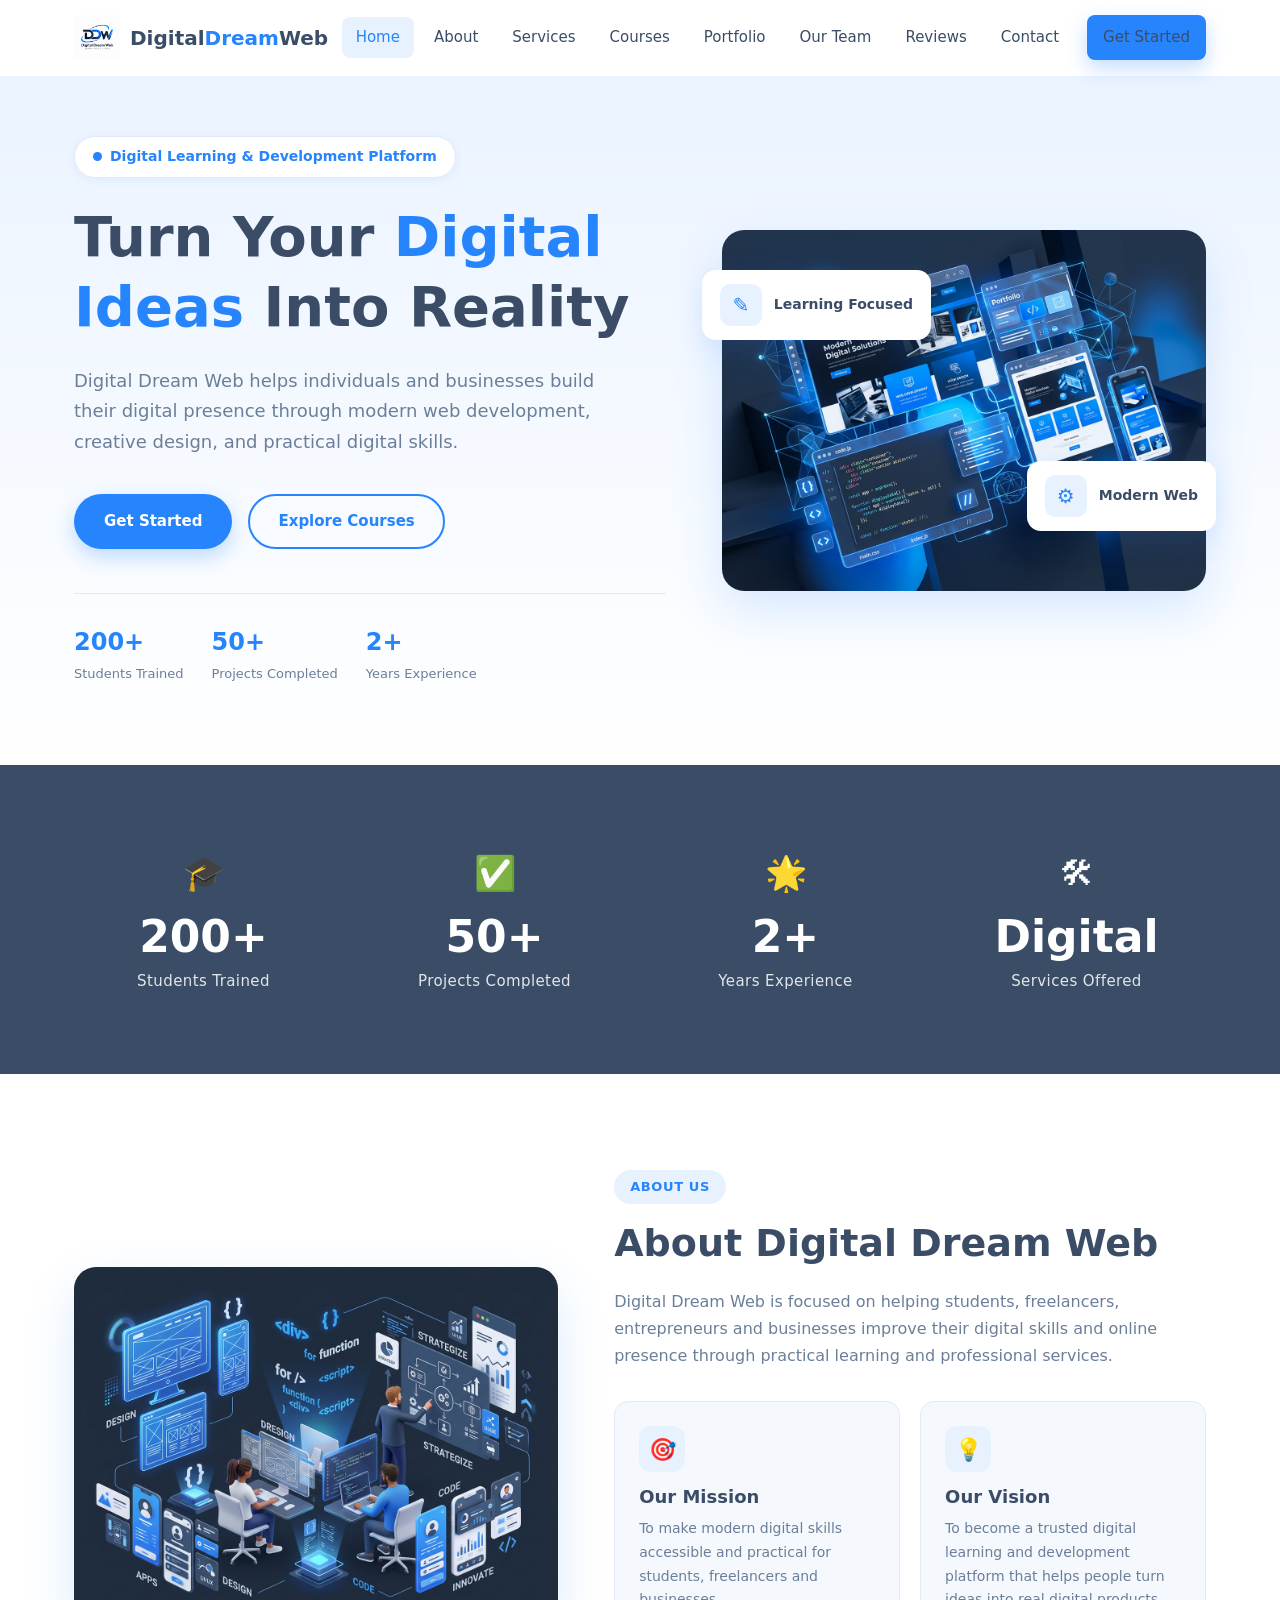
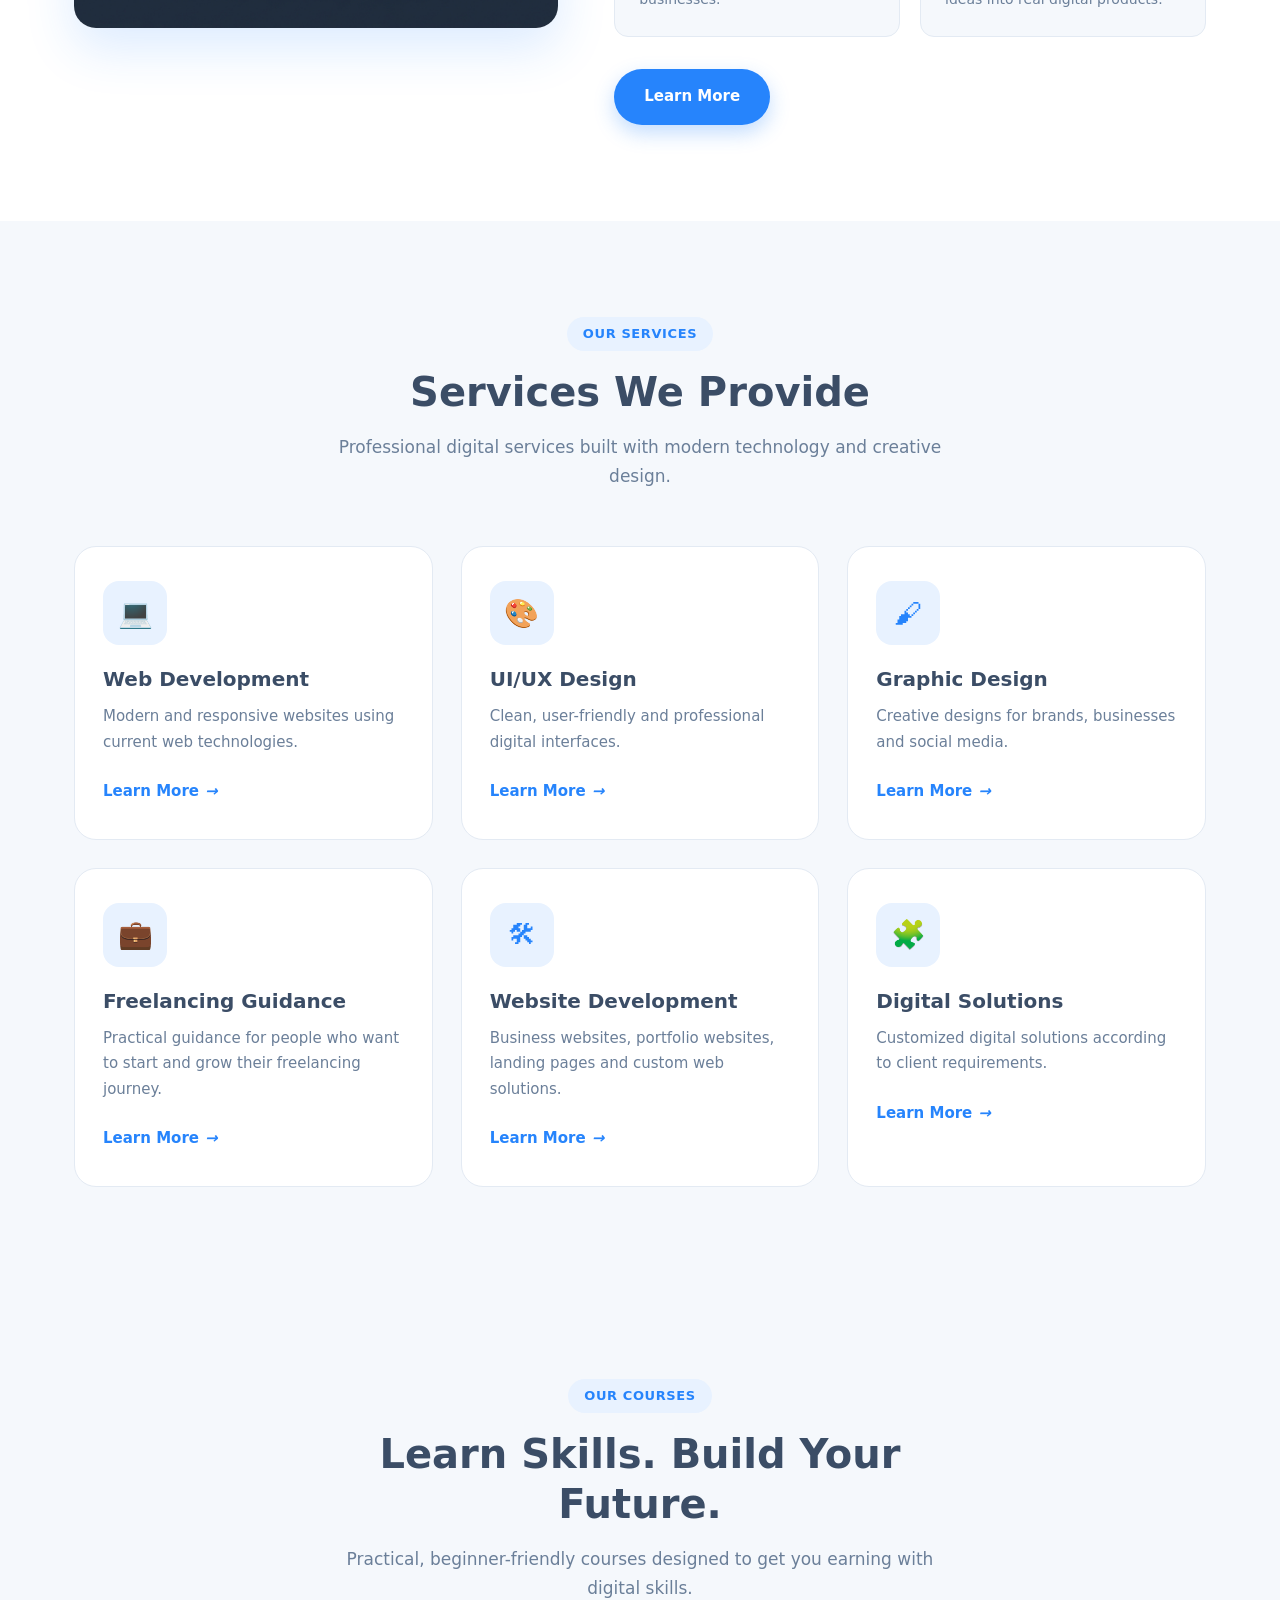
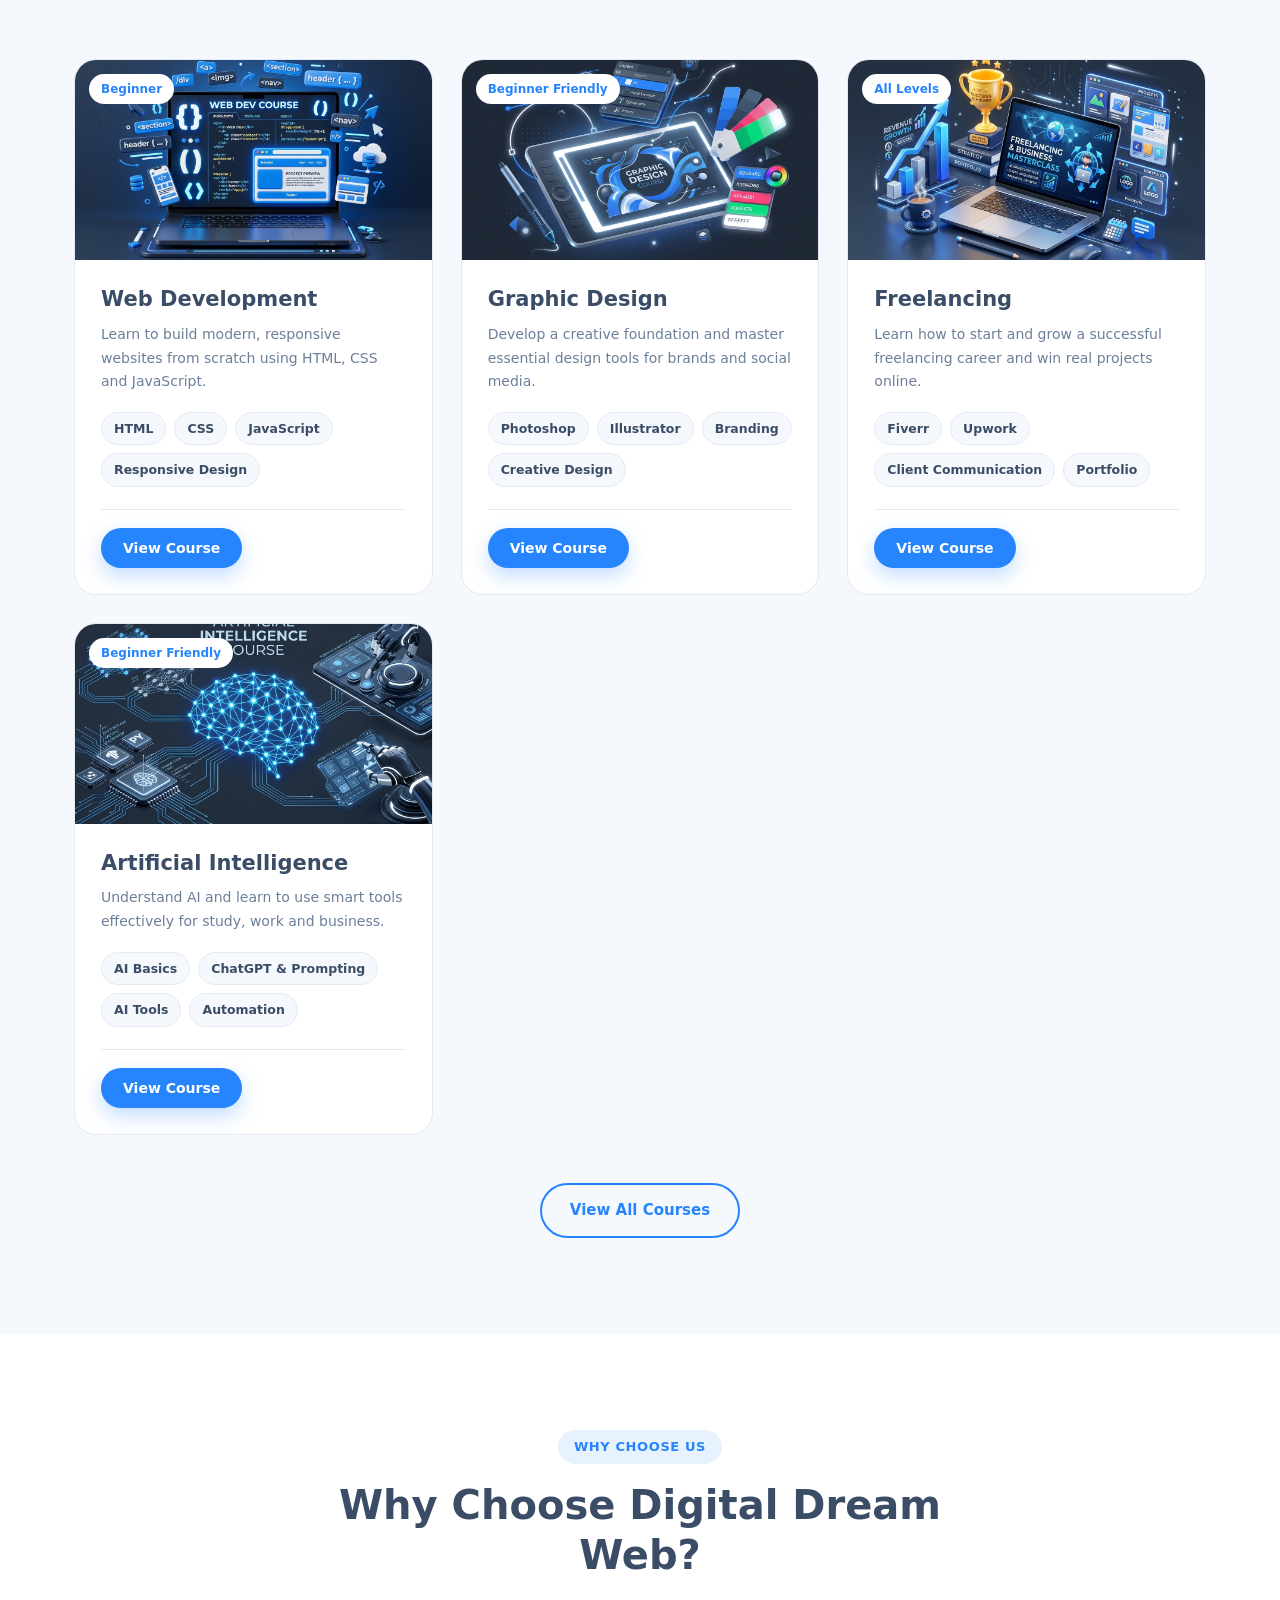
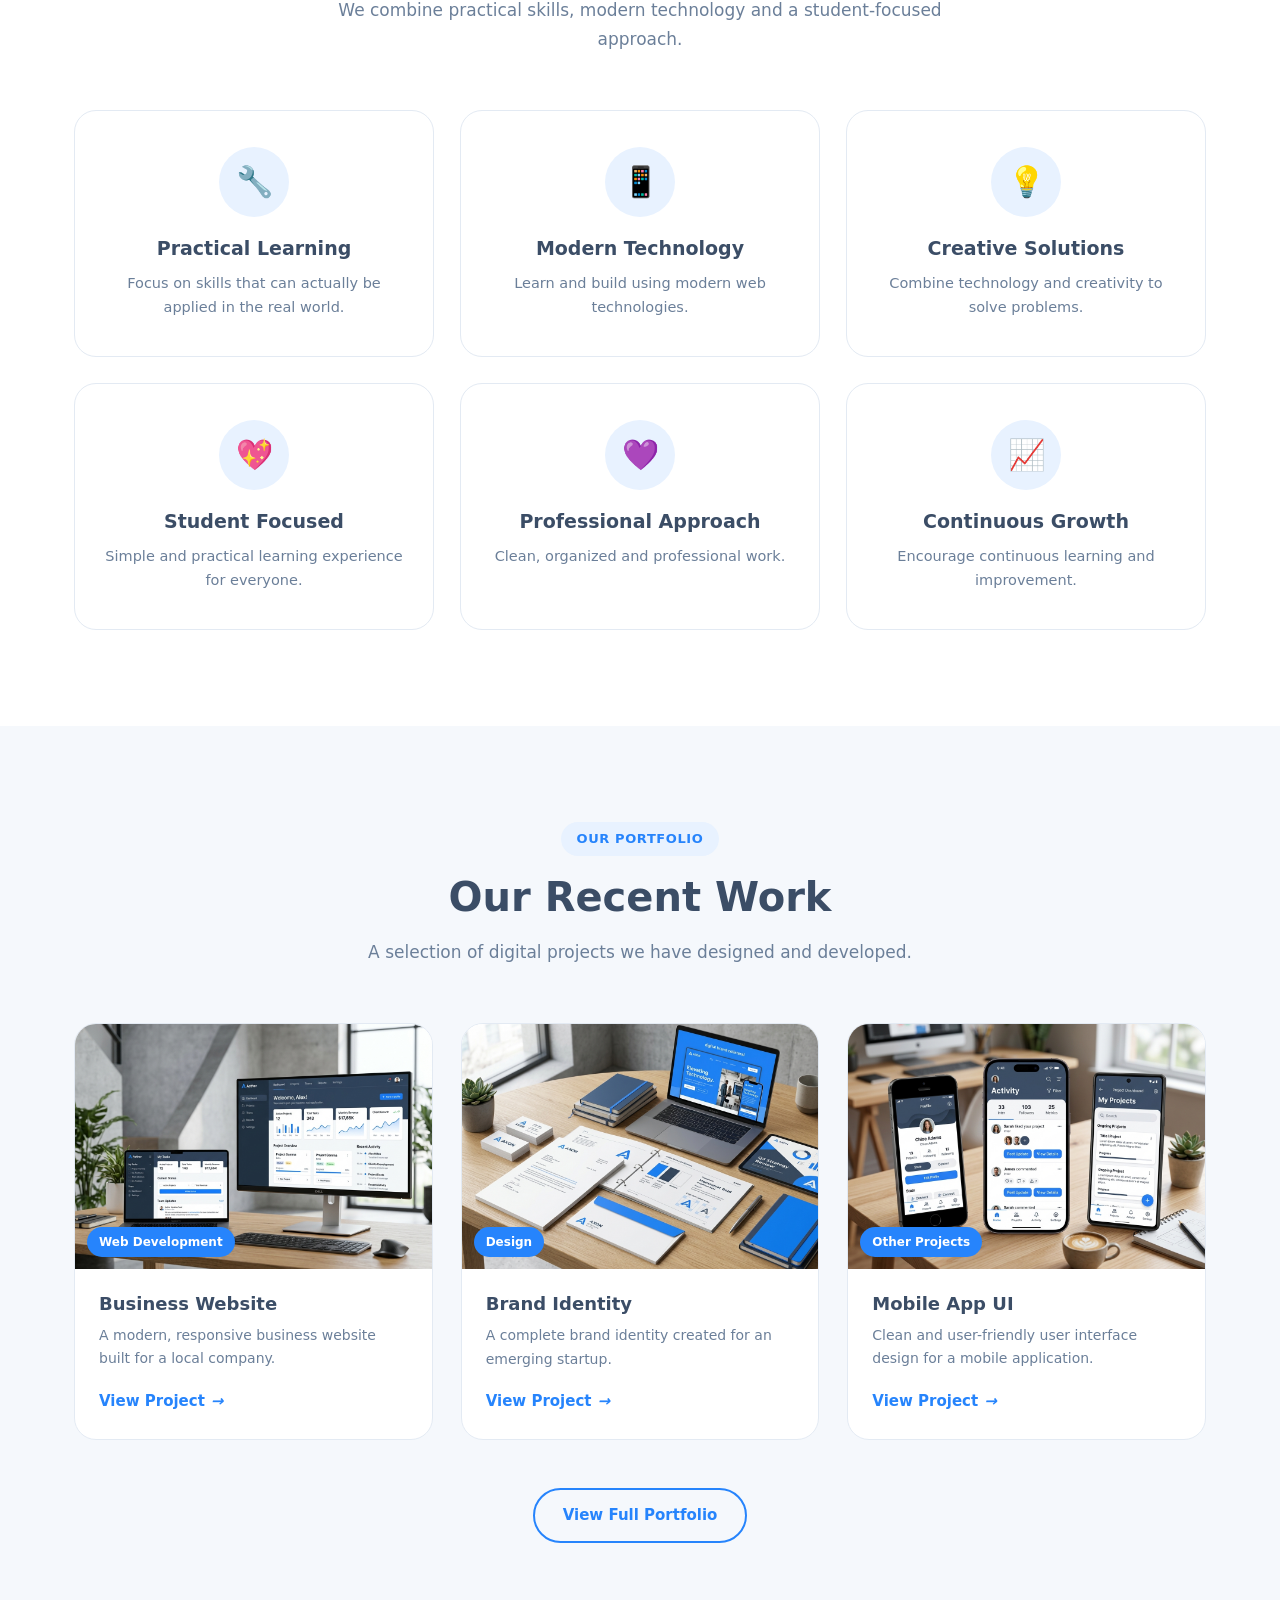
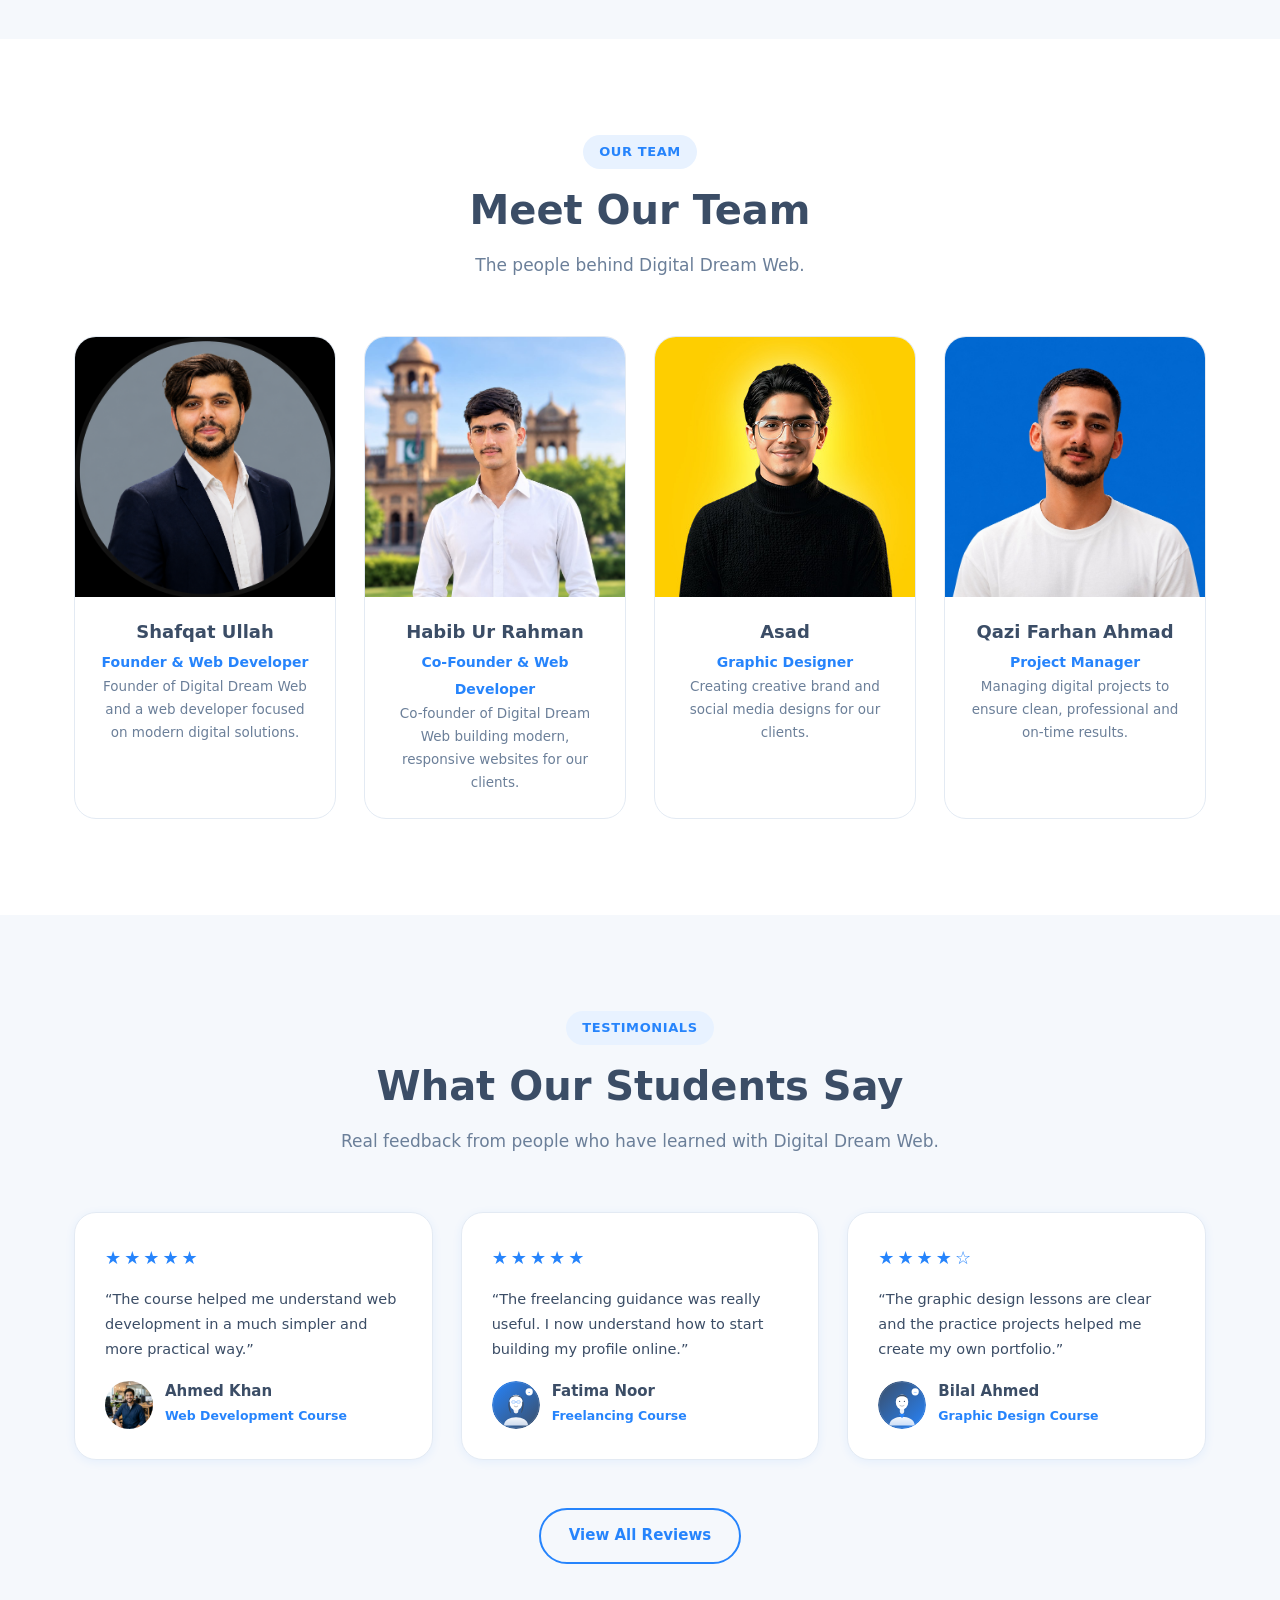
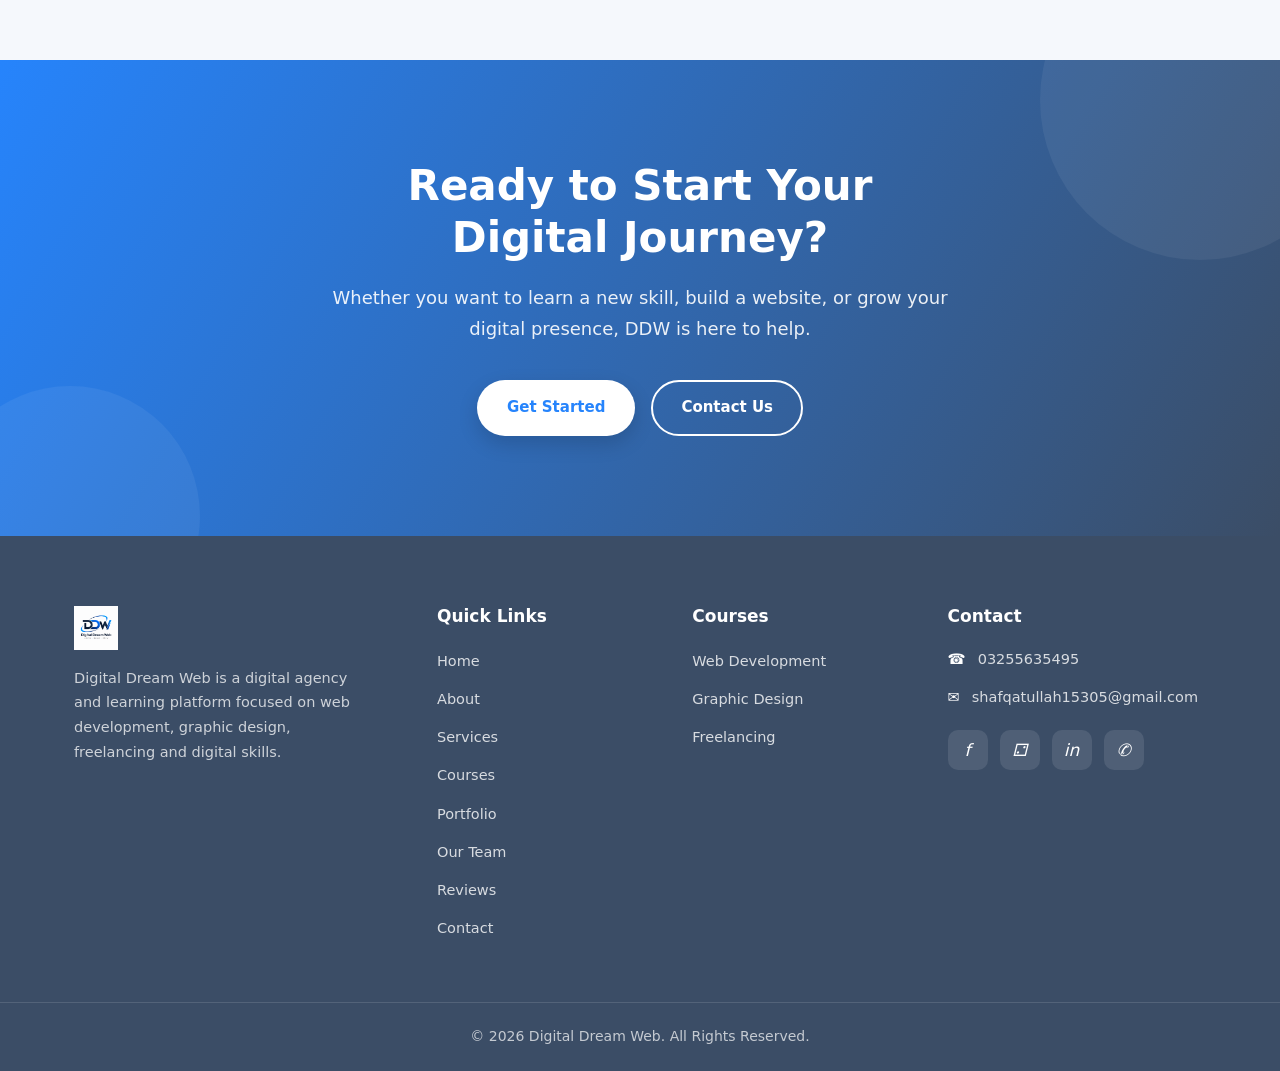
<file: index.html>
﻿<!DOCTYPE html>
<html lang="en">
<head>
  <meta charset="UTF-8">
  <meta name="viewport" content="width=device-width, initial-scale=1.0">
  <title>Digital Dream Web â€” Web Development, Graphic Design &amp; Freelancing</title>
  <meta name="description" content="Digital Dream Web (DDW) helps individuals and businesses build their digital presence through modern web development, creative design, and practical digital skills. Learn web development, graphic design and freelancing.">
  <meta name="keywords" content="Digital Dream Web, DDW, Web Development, Graphic Design, Freelancing, Web Development Courses, Digital Skills, Website Development">
  <link rel="icon" type="image/png" href="images/logo.png">
  <!-- Open Graph -->
  <meta property="og:title" content="Digital Dream Web â€” Turn Your Digital Ideas Into Reality">
  <meta property="og:description" content="Modern web development, creative design, and practical digital skills.">
  <meta property="og:type" content="website">
  <meta property="og:image" content="images/logo.png">
  <link rel="stylesheet" href="css/style.css">
</head>
<body>

  <!-- ===== Header / Navbar ===== -->
  <header class="header">
    <div class="container navbar">
      <a href="index.html" class="logo" aria-label="Digital Dream Web - Home">
        <img src="images/logo.png" alt="Digital Dream Web logo">
        <span class="logo-text">Digital<span>Dream</span>Web</span>
      </a>
      <nav class="nav-links" aria-label="Primary navigation">
        <a href="index.html" class="active">Home</a>
        <a href="about.html">About</a>
        <a href="services.html">Services</a>
        <a href="courses.html">Courses</a>
        <a href="portfolio.html">Portfolio</a>
        <a href="team.html">Our Team</a>
        <a href="reviews.html">Reviews</a>
        <a href="contact.html">Contact</a>
        <div class="nav-cta">
          <a href="contact.html" class="btn btn-primary btn-sm">Get Started</a>
        </div>
      </nav>
      <button class="nav-toggle" aria-label="Toggle navigation menu" aria-expanded="false">
        <span></span><span></span><span></span>
      </button>
    </div>
  </header>

  <!-- ===== Hero ===== -->
  <section class="hero">
    <div class="container hero-grid">
      <div class="hero-content">
        <span class="hero-badge hero-up d-1"><span class="dot"></span> Digital Learning &amp; Development Platform</span>
        <h1 class="hero-up d-2">Turn Your <span class="highlight">Digital Ideas</span> Into Reality</h1>
        <p class="hero-up d-3">Digital Dream Web helps individuals and businesses build their digital presence through modern web development, creative design, and practical digital skills.</p>
        <div class="hero-actions hero-up d-4">
          <a href="contact.html" class="btn btn-primary">Get Started</a>
          <a href="courses.html" class="btn btn-outline">Explore Courses</a>
        </div>
        <div class="hero-stats-mini hero-up d-4">
          <div><strong>200+</strong><span>Students Trained</span></div>
          <div><strong>50+</strong><span>Projects Completed</span></div>
          <div><strong>2+</strong><span>Years Experience</span></div>
        </div>
      </div>
      <div class="hero-visual hero-up d-2">
        <img src="images/hero/hero-visual.jpg" alt="Digital Dream Web digital development and learning illustration">
        <div class="hero-float float-1"><span class="ico">&#9998;</span> Learning Focused</div>
        <div class="hero-float float-2"><span class="ico">&#9881;</span> Modern Web</div>
      </div>
    </div>
  </section>

  <!-- ===== Statistics ===== -->
  <section class="stats">
    <div class="container stats-grid">
      <div class="stat-item reveal">
        <div class="stat-ico">&#127891;</div>
        <div class="num"><span data-counter="200" data-suffix="+">0</span></div>
        <div class="label">Students Trained</div>
      </div>
      <div class="stat-item reveal delay-1">
        <div class="stat-ico">&#9989;</div>
        <div class="num"><span data-counter="50" data-suffix="+">0</span></div>
        <div class="label">Projects Completed</div>
      </div>
      <div class="stat-item reveal delay-2">
        <div class="stat-ico">&#127775;</div>
        <div class="num"><span data-counter="2" data-suffix="+">0</span></div>
        <div class="label">Years Experience</div>
      </div>
      <div class="stat-item reveal delay-3">
        <div class="stat-ico">&#128736;</div>
        <div class="num"><span>Digital</span></div>
        <div class="label">Services Offered</div>
      </div>
    </div>
  </section>

  <!-- ===== About ===== -->
  <section class="section about">
    <div class="container about-grid">
      <div class="about-visual reveal">
        <img src="images/about/about-us.jpg" alt="About Digital Dream Web - our mission and vision">
      </div>
      <div class="about-content reveal">
        <span class="section-tag">About Us</span>
        <h2>About Digital Dream Web</h2>
        <p>Digital Dream Web is focused on helping students, freelancers, entrepreneurs and businesses improve their digital skills and online presence through practical learning and professional services.</p>
        <div class="mission-vision">
          <div class="mv-card">
            <span class="ico">&#127919;</span>
            <h3>Our Mission</h3>
            <p>To make modern digital skills accessible and practical for students, freelancers and businesses.</p>
          </div>
          <div class="mv-card">
            <span class="ico">&#128161;</span>
            <h3>Our Vision</h3>
            <p>To become a trusted digital learning and development platform that helps people turn ideas into real digital products.</p>
          </div>
        </div>
        <a href="about.html" class="btn btn-primary">Learn More</a>
      </div>
    </div>
  </section>

  <!-- ===== Services ===== -->
  <section class="section services">
    <div class="container">
      <div class="section-head reveal">
        <span class="section-tag">Our Services</span>
        <h2>Services We Provide</h2>
        <p>Professional digital services built with modern technology and creative design.</p>
      </div>
      <div class="services-grid">
        <div class="service-card reveal">
          <span class="service-ico">&#128187;</span>
          <h3>Web Development</h3>
          <p>Modern and responsive websites using current web technologies.</p>
          <a href="services.html" class="link-more">Learn More <i>&#8594;</i></a>
        </div>
        <div class="service-card reveal delay-1">
          <span class="service-ico">&#127912;</span>
          <h3>UI/UX Design</h3>
          <p>Clean, user-friendly and professional digital interfaces.</p>
          <a href="services.html" class="link-more">Learn More <i>&#8594;</i></a>
        </div>
        <div class="service-card reveal delay-2">
          <span class="service-ico">&#128396;</span>
          <h3>Graphic Design</h3>
          <p>Creative designs for brands, businesses and social media.</p>
          <a href="services.html" class="link-more">Learn More <i>&#8594;</i></a>
        </div>
        <div class="service-card reveal">
          <span class="service-ico">&#128188;</span>
          <h3>Freelancing Guidance</h3>
          <p>Practical guidance for people who want to start and grow their freelancing journey.</p>
          <a href="services.html" class="link-more">Learn More <i>&#8594;</i></a>
        </div>
        <div class="service-card reveal delay-1">
          <span class="service-ico">&#128736;</span>
          <h3>Website Development</h3>
          <p>Business websites, portfolio websites, landing pages and custom web solutions.</p>
          <a href="services.html" class="link-more">Learn More <i>&#8594;</i></a>
        </div>
        <div class="service-card reveal delay-2">
          <span class="service-ico">&#129513;</span>
          <h3>Digital Solutions</h3>
          <p>Customized digital solutions according to client requirements.</p>
          <a href="services.html" class="link-more">Learn More <i>&#8594;</i></a>
        </div>
      </div>
    </div>
  </section>

  <!-- ===== Courses ===== -->
  <section class="section courses">
    <div class="container">
      <div class="section-head reveal">
        <span class="section-tag">Our Courses</span>
        <h2>Learn Skills. Build Your Future.</h2>
        <p>Practical, beginner-friendly courses designed to get you earning with digital skills.</p>
      </div>
      <div class="courses-grid">
        <div class="course-card reveal">
          <div class="course-img">
            <img src="images/courses/web-development.jpg" alt="Web Development course illustration" loading="lazy">
            <span class="course-level">Beginner</span>
          </div>
          <div class="course-body">
            <h3>Web Development</h3>
            <p>Learn to build modern, responsive websites from scratch using HTML, CSS and JavaScript.</p>
            <ul class="skills">
              <li>HTML</li><li>CSS</li><li>JavaScript</li><li>Responsive Design</li>
            </ul>
            <div class="course-foot">
              <button class="btn btn-primary btn-sm" data-course="web-development">View Course</button>
            </div>
          </div>
        </div>
        <div class="course-card reveal delay-1">
          <div class="course-img">
            <img src="images/courses/graphic-design.jpg" alt="Graphic Design course illustration" loading="lazy">
            <span class="course-level">Beginner Friendly</span>
          </div>
          <div class="course-body">
            <h3>Graphic Design</h3>
            <p>Develop a creative foundation and master essential design tools for brands and social media.</p>
            <ul class="skills">
              <li>Photoshop</li><li>Illustrator</li><li>Branding</li><li>Creative Design</li>
            </ul>
            <div class="course-foot">
              <button class="btn btn-primary btn-sm" data-course="graphic-design">View Course</button>
            </div>
          </div>
        </div>
        <div class="course-card reveal delay-2">
          <div class="course-img">
            <img src="images/courses/freelancing.jpg" alt="Freelancing course illustration" loading="lazy">
            <span class="course-level">All Levels</span>
          </div>
          <div class="course-body">
            <h3>Freelancing</h3>
            <p>Learn how to start and grow a successful freelancing career and win real projects online.</p>
            <ul class="skills">
              <li>Fiverr</li><li>Upwork</li><li>Client Communication</li><li>Portfolio</li>
            </ul>
            <div class="course-foot">
              <button class="btn btn-primary btn-sm" data-course="freelancing">View Course</button>
            </div>
          </div>
        </div>
        <div class="course-card reveal delay-3">
          <div class="course-img">
            <img src="images/courses/ai.jpg" alt="Artificial Intelligence course illustration" loading="lazy">
            <span class="course-level">Beginner Friendly</span>
          </div>
          <div class="course-body">
            <h3>Artificial Intelligence</h3>
            <p>Understand AI and learn to use smart tools effectively for study, work and business.</p>
            <ul class="skills">
              <li>AI Basics</li><li>ChatGPT &amp; Prompting</li><li>AI Tools</li><li>Automation</li>
            </ul>
            <div class="course-foot">
              <button class="btn btn-primary btn-sm" data-course="ai">View Course</button>
            </div>
          </div>
        </div>
      </div>
      <div class="section-head reveal" style="margin-top:48px;margin-bottom:0;">
        <a href="courses.html" class="btn btn-outline">View All Courses</a>
      </div>
    </div>
  </section>

  <!-- ===== Why Choose ===== -->
  <section class="section">
    <div class="container">
      <div class="section-head reveal">
        <span class="section-tag">Why Choose Us</span>
        <h2>Why Choose Digital Dream Web?</h2>
        <p>We combine practical skills, modern technology and a student-focused approach.</p>
      </div>
      <div class="why-grid">
        <div class="why-card reveal">
          <span class="ico">&#128295;</span>
          <h3>Practical Learning</h3>
          <p>Focus on skills that can actually be applied in the real world.</p>
        </div>
        <div class="why-card reveal delay-1">
          <span class="ico">&#128241;</span>
          <h3>Modern Technology</h3>
          <p>Learn and build using modern web technologies.</p>
        </div>
        <div class="why-card reveal delay-2">
          <span class="ico">&#128161;</span>
          <h3>Creative Solutions</h3>
          <p>Combine technology and creativity to solve problems.</p>
        </div>
        <div class="why-card reveal">
          <span class="ico">&#128150;</span>
          <h3>Student Focused</h3>
          <p>Simple and practical learning experience for everyone.</p>
        </div>
        <div class="why-card reveal delay-1">
          <span class="ico">&#128156;</span>
          <h3>Professional Approach</h3>
          <p>Clean, organized and professional work.</p>
        </div>
        <div class="why-card reveal delay-2">
          <span class="ico">&#128200;</span>
          <h3>Continuous Growth</h3>
          <p>Encourage continuous learning and improvement.</p>
        </div>
      </div>
    </div>
  </section>

  <!-- ===== Portfolio preview ===== -->
  <section class="section services">
    <div class="container">
      <div class="section-head reveal">
        <span class="section-tag">Our Portfolio</span>
        <h2>Our Recent Work</h2>
        <p>A selection of digital projects we have designed and developed.</p>
      </div>
      <div class="portfolio-grid">
        <div class="project-card reveal" data-category="web">
          <div class="project-img">
            <img src="images/portfolio/project-1.jpg" alt="Modern business website project" loading="lazy">
            <span class="project-cat">Web Development</span>
          </div>
          <div class="project-body">
            <h3>Business Website</h3>
            <p>A modern, responsive business website built for a local company.</p>
            <a href="portfolio.html" class="link-more">View Project <i>&#8594;</i></a>
          </div>
        </div>
        <div class="project-card reveal delay-1" data-category="design">
          <div class="project-img">
            <img src="images/portfolio/project-3.jpg" alt="Brand identity design project" loading="lazy">
            <span class="project-cat">Design</span>
          </div>
          <div class="project-body">
            <h3>Brand Identity</h3>
            <p>A complete brand identity created for an emerging startup.</p>
            <a href="portfolio.html" class="link-more">View Project <i>&#8594;</i></a>
          </div>
        </div>
        <div class="project-card reveal delay-2" data-category="other">
          <div class="project-img">
            <img src="images/portfolio/project-6.jpg" alt="Mobile app UI design project" loading="lazy">
            <span class="project-cat">Other Projects</span>
          </div>
          <div class="project-body">
            <h3>Mobile App UI</h3>
            <p>Clean and user-friendly user interface design for a mobile application.</p>
            <a href="portfolio.html" class="link-more">View Project <i>&#8594;</i></a>
          </div>
        </div>
      </div>
      <div class="section-head reveal" style="margin-top:48px;margin-bottom:0;">
        <a href="portfolio.html" class="btn btn-outline">View Full Portfolio</a>
      </div>
    </div>
  </section>

  <!-- ===== Team preview ===== -->
  <section class="section">
    <div class="container">
      <div class="section-head reveal">
        <span class="section-tag">Our Team</span>
        <h2>Meet Our Team</h2>
        <p>The people behind Digital Dream Web.</p>
      </div>
      <div class="team-grid">
        <div class="team-card reveal">
          <div class="team-photo">
            <img src="images/team/shafqat.png" alt="Shafqat Ullah - Founder and Web Developer of Digital Dream Web" loading="lazy">
          </div>
          <div class="team-body">
            <h3>Shafqat Ullah</h3>
            <span class="role">Founder &amp; Web Developer</span>
            <p>Founder of Digital Dream Web and a web developer focused on modern digital solutions.</p>
          </div>
        </div>
                <div class="team-card reveal delay-1">
          <div class="team-photo">
            <img src="images/team/hakim.jpg" alt="Habib Ur Rahman - Web Developer on the Digital Dream Web team" loading="lazy">
          </div>
          <div class="team-body">
            <h3>Habib Ur Rahman</h3>
            <span class="role">Co-Founder & Web Developer</span>
            <p>Co-founder of Digital Dream Web building modern, responsive websites for our clients.</p>
          </div>
        </div>
        <div class="team-card reveal delay-2">
          <div class="team-photo">
            <img src="images/team/asad.jpg" alt="Asad - Graphic Designer on the Digital Dream Web team" loading="lazy">
          </div>
          <div class="team-body">
            <h3>Asad</h3>
            <span class="role">Graphic Designer</span>
            <p>Creating creative brand and social media designs for our clients.</p>
          </div>
        </div>
        <div class="team-card reveal delay-3">
          <div class="team-photo">
            <img src="images/team/qazi.jpg" alt="Qazi Farhan Ahmad - Project Manager at Digital Dream Web" loading="lazy">
          </div>
          <div class="team-body">
            <h3>Qazi Farhan Ahmad</h3>
            <span class="role">Project Manager</span>
            <p>Managing digital projects to ensure clean, professional and on-time results.</p>
          </div>
        </div>
      </div>
    </div>
  </section>

  <!-- ===== Reviews preview ===== -->
  <section class="section reviews">
    <div class="container">
      <div class="section-head reveal">
        <span class="section-tag">Testimonials</span>
        <h2>What Our Students Say</h2>
        <p>Real feedback from people who have learned with Digital Dream Web.</p>
      </div>
      <div class="reviews-cards">
        <div class="review-card reveal">
          <div class="stars">&#9733;&#9733;&#9733;&#9733;&#9733;</div>
          <p>&ldquo;The course helped me understand web development in a much simpler and more practical way.&rdquo;</p>
          <div class="review-person">
            <img src="images/reviews/student-pic-1.jpg" alt="Student review avatar" loading="lazy">
            <div>
              <h4>Ahmed Khan</h4>
              <span>Web Development Course</span>
            </div>
          </div>
        </div>
        <div class="review-card reveal delay-1">
          <div class="stars">&#9733;&#9733;&#9733;&#9733;&#9733;</div>
          <p>&ldquo;The freelancing guidance was really useful. I now understand how to start building my profile online.&rdquo;</p>
          <div class="review-person">
            <img src="images/reviews/student-pic-2.svg" alt="Student review avatar" loading="lazy">
            <div>
              <h4>Fatima Noor</h4>
              <span>Freelancing Course</span>
            </div>
          </div>
        </div>
        <div class="review-card reveal delay-2">
          <div class="stars">&#9733;&#9733;&#9733;&#9733;&#9734;</div>
          <p>&ldquo;The graphic design lessons are clear and the practice projects helped me create my own portfolio.&rdquo;</p>
          <div class="review-person">
            <img src="images/reviews/student-pic-3.svg" alt="Student review avatar" loading="lazy">
            <div>
              <h4>Bilal Ahmed</h4>
              <span>Graphic Design Course</span>
            </div>
          </div>
        </div>
      </div>
      <div class="section-head reveal" style="margin-top:48px;margin-bottom:0;">
        <a href="reviews.html" class="btn btn-outline">View All Reviews</a>
      </div>
    </div>
  </section>

  <!-- ===== CTA ===== -->
  <section class="cta">
    <div class="container cta-content reveal">
      <h2>Ready to Start Your Digital Journey?</h2>
      <p>Whether you want to learn a new skill, build a website, or grow your digital presence, DDW is here to help.</p>
      <div class="cta-actions">
        <a href="contact.html" class="btn btn-white">Get Started</a>
        <a href="contact.html" class="btn btn-outline-white">Contact Us</a>
      </div>
    </div>
  </section>

  <!-- ===== Footer ===== -->
  <footer class="footer">
    <div class="container">
      <div class="footer-grid">
        <div class="footer-brand">
          <a href="index.html" class="logo" aria-label="Digital Dream Web - Home">
            <img src="images/logo.png" alt="Digital Dream Web logo">
          </a>
          <p>Digital Dream Web is a digital agency and learning platform focused on web development, graphic design, freelancing and digital skills.</p>
        </div>
        <div>
          <h4>Quick Links</h4>
          <ul class="footer-links">
            <li><a href="index.html">Home</a></li>
            <li><a href="about.html">About</a></li>
            <li><a href="services.html">Services</a></li>
            <li><a href="courses.html">Courses</a></li>
            <li><a href="portfolio.html">Portfolio</a></li>
            <li><a href="team.html">Our Team</a></li>
            <li><a href="reviews.html">Reviews</a></li>
            <li><a href="contact.html">Contact</a></li>
          </ul>
        </div>
        <div>
          <h4>Courses</h4>
          <ul class="footer-links">
            <li><a href="courses.html">Web Development</a></li>
            <li><a href="courses.html">Graphic Design</a></li>
            <li><a href="courses.html">Freelancing</a></li>
          </ul>
        </div>
        <div>
          <h4>Contact</h4>
          <ul class="footer-contact">
            <li><span class="ico">&#9742;</span> <a href="tel:03255635495">03255635495</a></li>
            <li><span class="ico">&#9993;</span> <a href="mailto:shafqatullah15305@gmail.com">shafqatullah15305@gmail.com</a></li>
          </ul>
          <div class="footer-social">
            <a href="#" aria-label="Facebook"><i>f</i></a>
            <a href="#" aria-label="Instagram"><i>&#9857;</i></a>
            <a href="#" aria-label="LinkedIn"><i>in</i></a>
            <a href="#" aria-label="WhatsApp"><i>&#9990;</i></a>
          </div>
        </div>
      </div>
    </div>
    <div class="footer-bottom">
      <div class="container">&copy; 2026 Digital Dream Web. All Rights Reserved.</div>
    </div>
  </footer>

  <!-- ===== Course Modal ===== -->
  <div class="modal-overlay" role="dialog" aria-modal="true" aria-label="Course details">
    <div class="modal">
      <div class="modal-head">
        <img src="images/courses/web-development.jpg" alt="Course">
        <button class="modal-close" aria-label="Close course modal">&times;</button>
      </div>
      <div class="modal-body">
        <span class="course-level">Beginner</span>
        <h3>Course Title</h3>
        <p class="modal-desc">Course description.</p>
        <p class="modal-attr"></p>
        <h4>What You Will Learn</h4>
        <ul class="modal-skills"></ul>
        <div class="modal-meta">
          <div class="m-dur"><strong>8</strong><span>Weeks</span></div>
          <div class="m-level"><strong>Beginner</strong><span>Level</span></div>
          <div class="m-mod"><strong>6</strong><span>Modules</span></div>
        </div>
        <a href="contact.html" class="btn btn-primary btn-enroll">Enroll Now</a>
      </div>
    </div>
  </div>

  <!-- ===== Back to Top ===== -->
  <button class="back-to-top" aria-label="Back to top">&#8593;</button>

  <script src="js/script.js"></script>
</body>
</html>
</file>
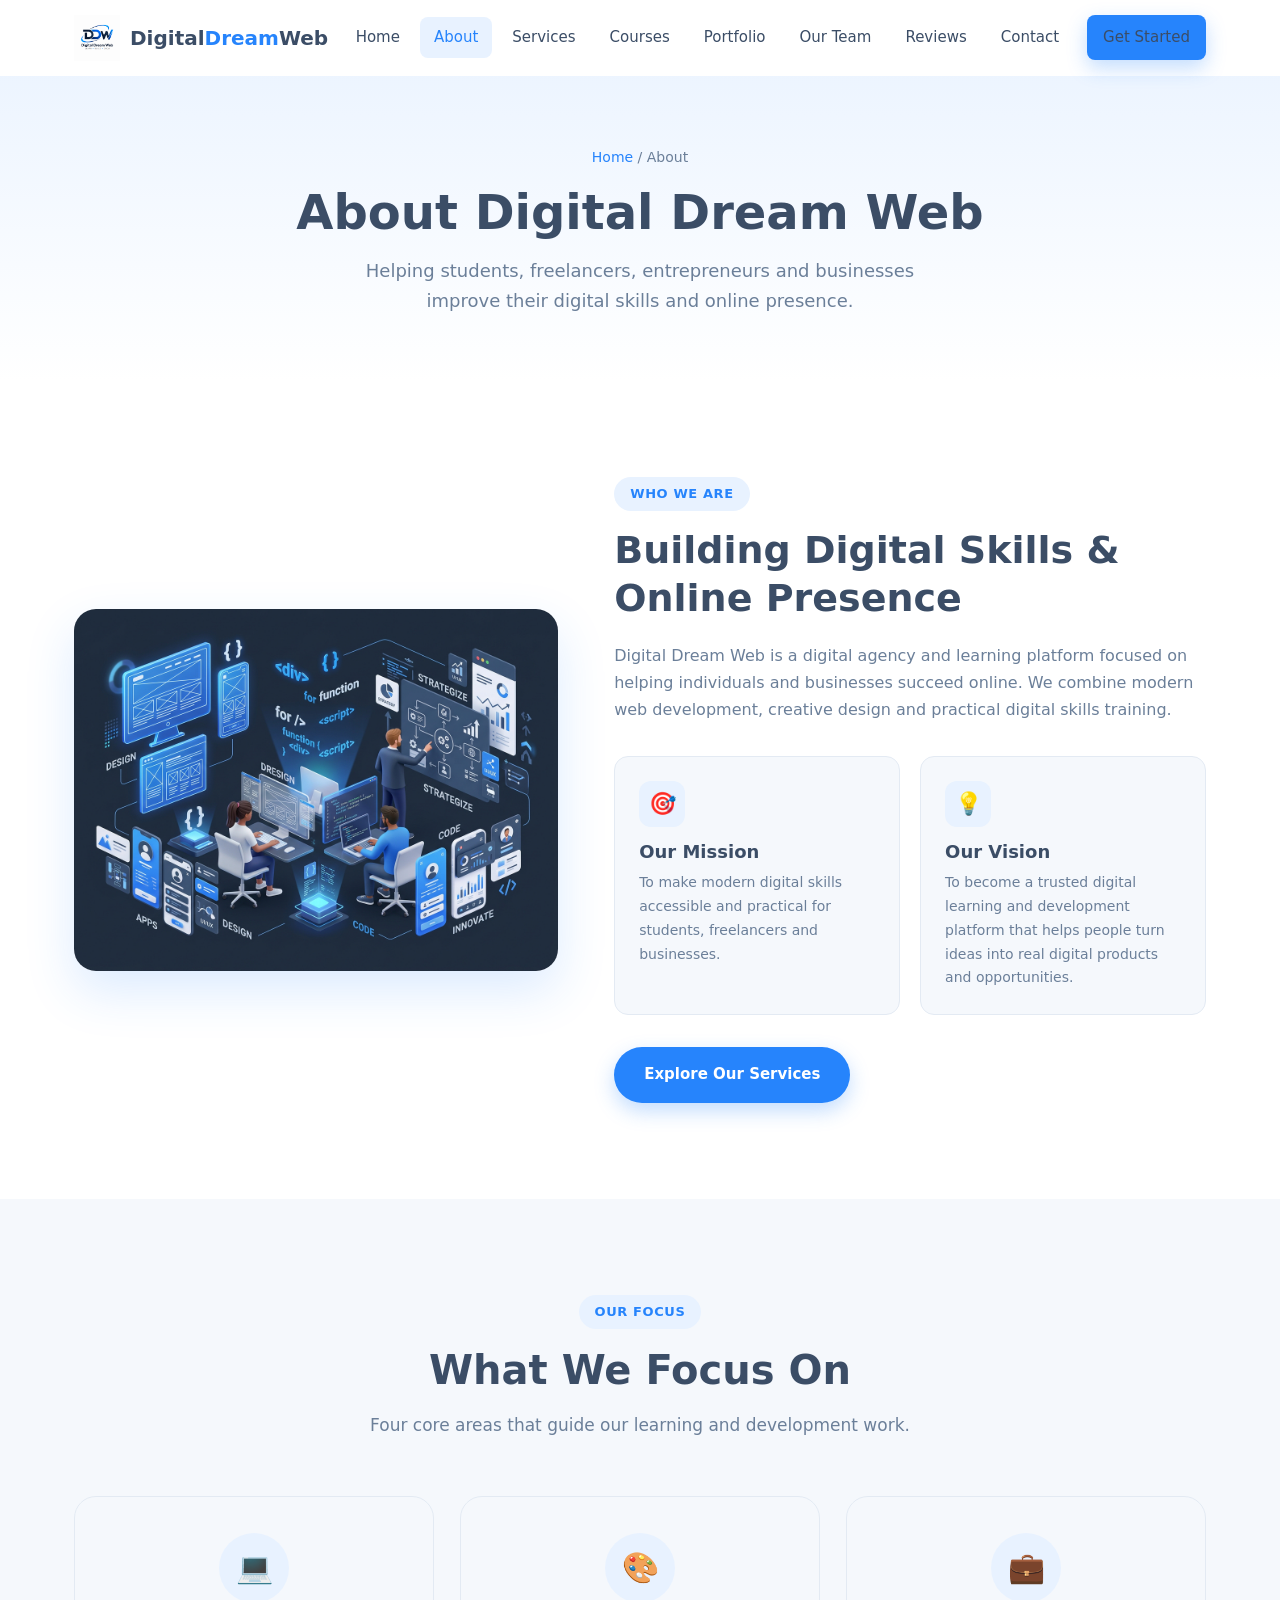
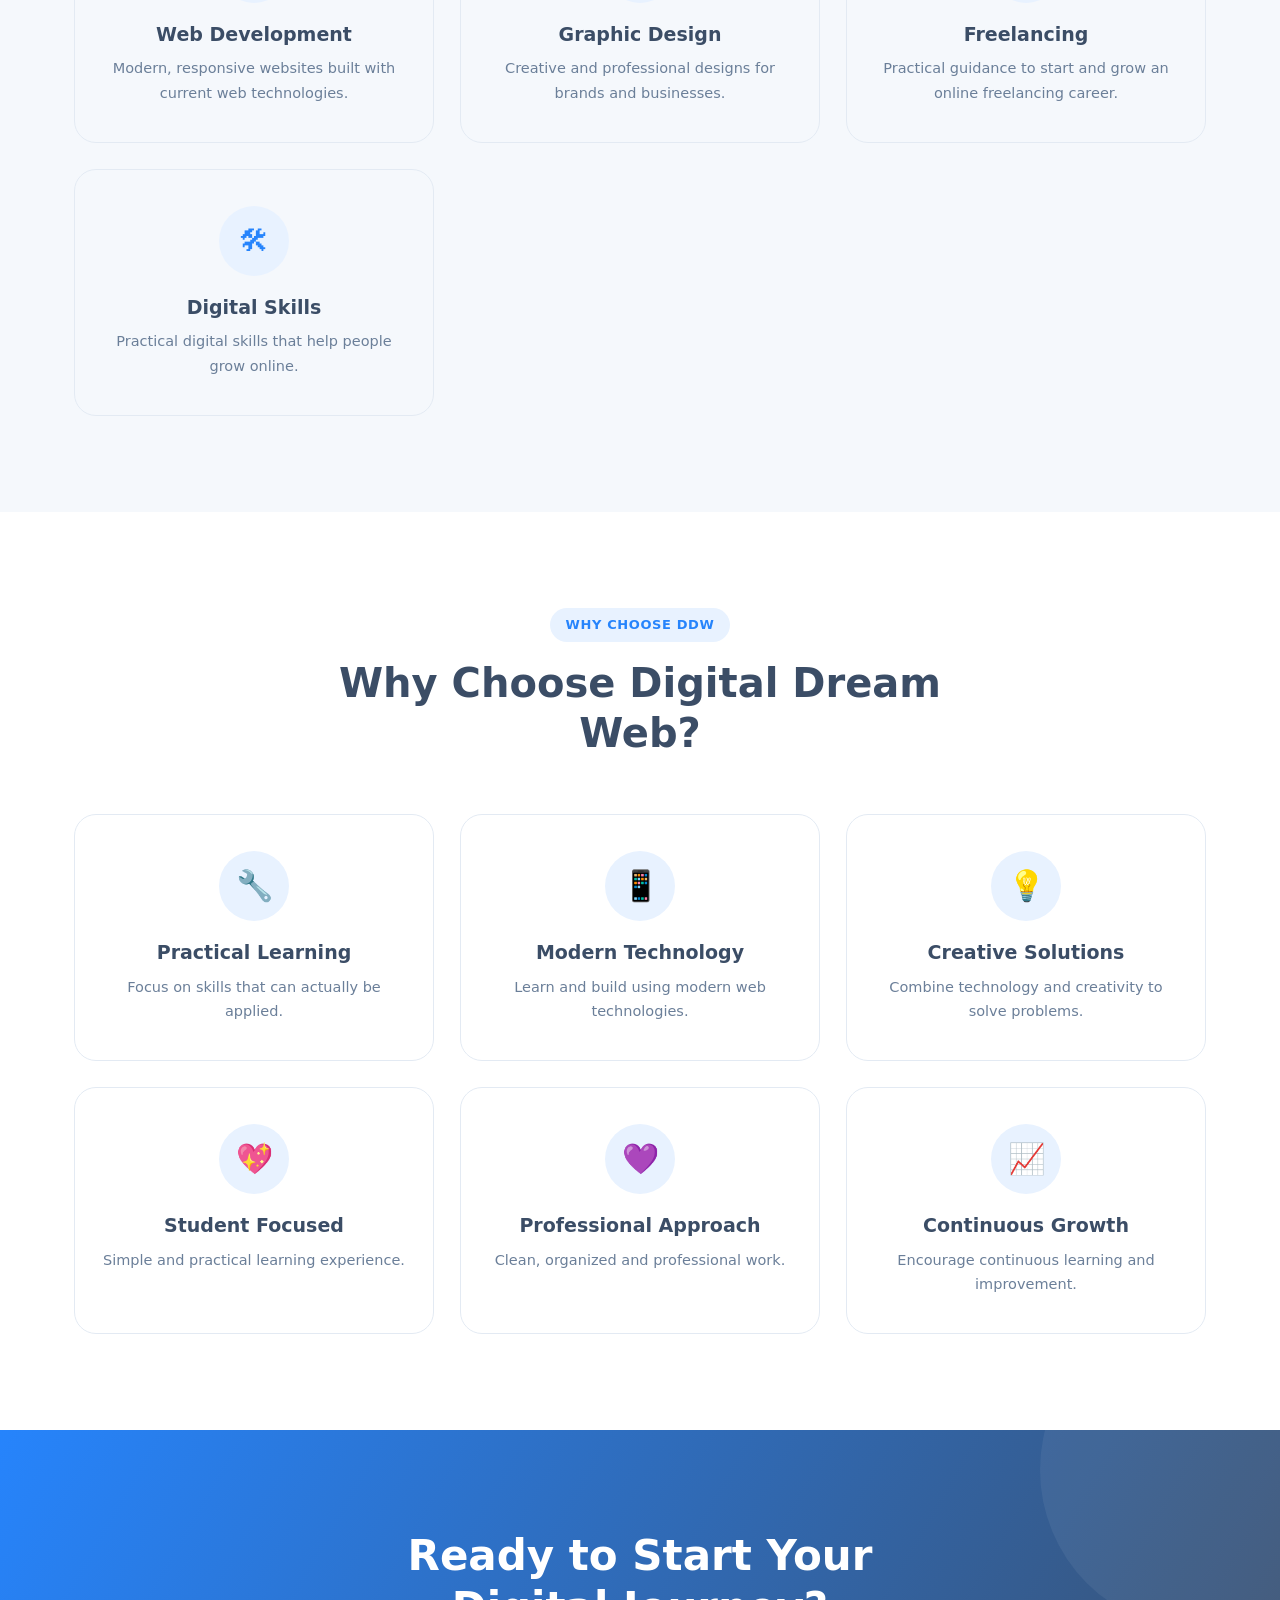
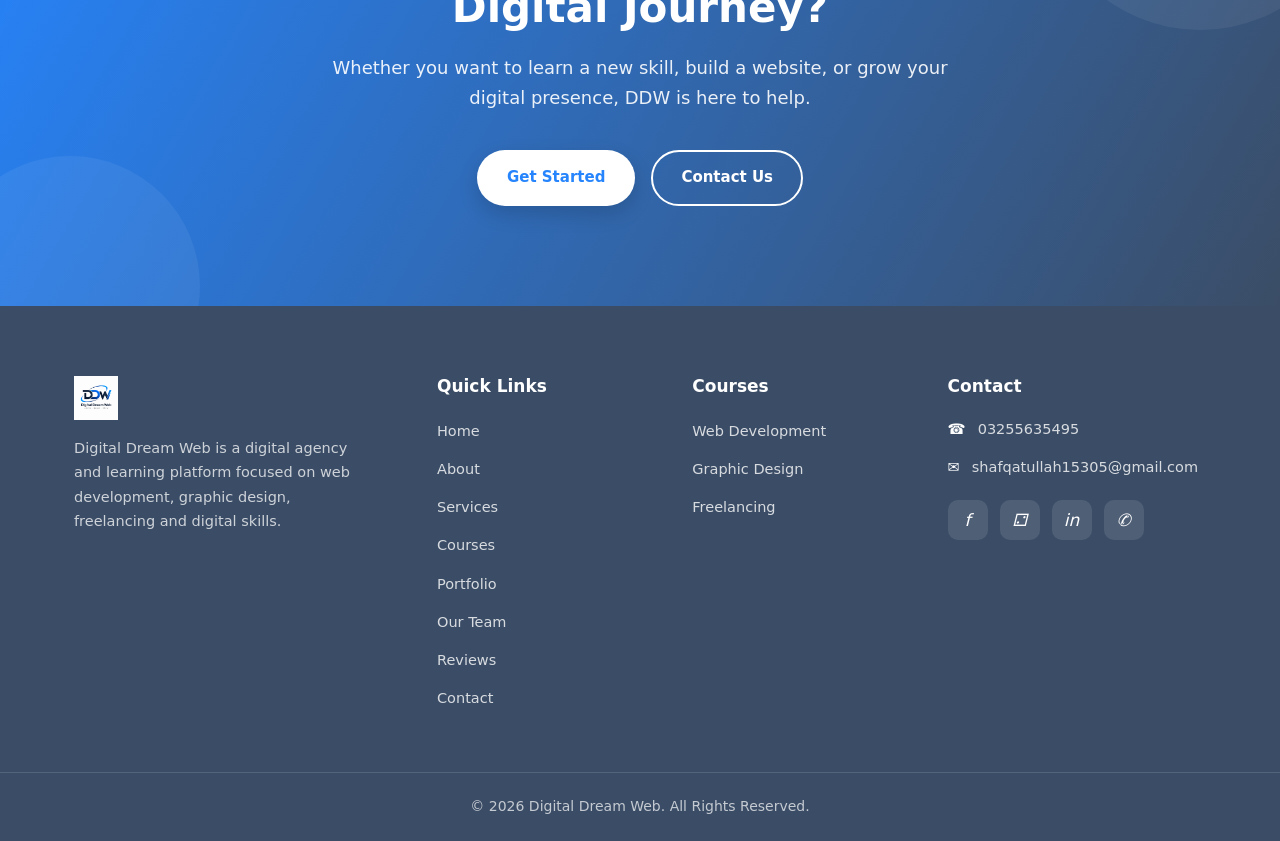
<file: about.html>
﻿<!DOCTYPE html>
<html lang="en">
<head>
  <meta charset="UTF-8">
  <meta name="viewport" content="width=device-width, initial-scale=1.0">
  <title>About Us â€” Digital Dream Web (DDW)</title>
  <meta name="description" content="Learn about Digital Dream Web (DDW) â€” a digital agency and learning platform helping students, freelancers, entrepreneurs and businesses improve their digital skills and online presence.">
  <meta name="keywords" content="Digital Dream Web, DDW, About DDW, Web Development, Graphic Design, Freelancing, Digital Skills">
  <link rel="icon" type="image/png" href="images/logo.png">
  <meta property="og:title" content="About Digital Dream Web">
  <meta property="og:description" content="Helping people turn ideas into real digital products and opportunities.">
  <meta property="og:type" content="website">
  <meta property="og:image" content="images/logo.png">
  <link rel="stylesheet" href="css/style.css">
</head>
<body>

  <header class="header">
    <div class="container navbar">
      <a href="index.html" class="logo" aria-label="Digital Dream Web - Home">
        <img src="images/logo.png" alt="Digital Dream Web logo">
        <span class="logo-text">Digital<span>Dream</span>Web</span>
      </a>
      <nav class="nav-links" aria-label="Primary navigation">
        <a href="index.html">Home</a>
        <a href="about.html" class="active">About</a>
        <a href="services.html">Services</a>
        <a href="courses.html">Courses</a>
        <a href="portfolio.html">Portfolio</a>
        <a href="team.html">Our Team</a>
        <a href="reviews.html">Reviews</a>
        <a href="contact.html">Contact</a>
        <div class="nav-cta">
          <a href="contact.html" class="btn btn-primary btn-sm">Get Started</a>
        </div>
      </nav>
      <button class="nav-toggle" aria-label="Toggle navigation menu" aria-expanded="false">
        <span></span><span></span><span></span>
      </button>
    </div>
  </header>

  <section class="page-hero">
    <div class="container">
      <nav class="breadcrumb" aria-label="Breadcrumb"><a href="index.html">Home</a> / About</nav>
      <h1 class="hero-up d-1">About Digital Dream Web</h1>
      <p class="hero-up d-2">Helping students, freelancers, entrepreneurs and businesses improve their digital skills and online presence.</p>
    </div>
  </section>

  <section class="section about">
    <div class="container about-grid">
      <div class="about-visual reveal">
        <img src="images/about/about-us.jpg" alt="About Digital Dream Web - our mission and vision">
      </div>
      <div class="about-content reveal">
        <span class="section-tag">Who We Are</span>
        <h2>Building Digital Skills &amp; Online Presence</h2>
        <p>Digital Dream Web is a digital agency and learning platform focused on helping individuals and businesses succeed online. We combine modern web development, creative design and practical digital skills training.</p>
        <div class="mission-vision">
          <div class="mv-card">
            <span class="ico">&#127919;</span>
            <h3>Our Mission</h3>
            <p>To make modern digital skills accessible and practical for students, freelancers and businesses.</p>
          </div>
          <div class="mv-card">
            <span class="ico">&#128161;</span>
            <h3>Our Vision</h3>
            <p>To become a trusted digital learning and development platform that helps people turn ideas into real digital products and opportunities.</p>
          </div>
        </div>
        <a href="services.html" class="btn btn-primary">Explore Our Services</a>
      </div>
    </div>
  </section>

  <section class="section services">
    <div class="container">
      <div class="section-head reveal">
        <span class="section-tag">Our Focus</span>
        <h2>What We Focus On</h2>
        <p>Four core areas that guide our learning and development work.</p>
      </div>
      <div class="why-grid">
        <div class="why-card reveal">
          <span class="ico">&#128187;</span>
          <h3>Web Development</h3>
          <p>Modern, responsive websites built with current web technologies.</p>
        </div>
        <div class="why-card reveal delay-1">
          <span class="ico">&#127912;</span>
          <h3>Graphic Design</h3>
          <p>Creative and professional designs for brands and businesses.</p>
        </div>
        <div class="why-card reveal delay-2">
          <span class="ico">&#128188;</span>
          <h3>Freelancing</h3>
          <p>Practical guidance to start and grow an online freelancing career.</p>
        </div>
        <div class="why-card reveal">
          <span class="ico">&#128736;</span>
          <h3>Digital Skills</h3>
          <p>Practical digital skills that help people grow online.</p>
        </div>
      </div>
    </div>
  </section>

  <section class="section">
    <div class="container">
      <div class="section-head reveal">
        <span class="section-tag">Why Choose DDW</span>
        <h2>Why Choose Digital Dream Web?</h2>
      </div>
      <div class="why-grid">
        <div class="why-card reveal">
          <span class="ico">&#128295;</span>
          <h3>Practical Learning</h3>
          <p>Focus on skills that can actually be applied.</p>
        </div>
        <div class="why-card reveal delay-1">
          <span class="ico">&#128241;</span>
          <h3>Modern Technology</h3>
          <p>Learn and build using modern web technologies.</p>
        </div>
        <div class="why-card reveal delay-2">
          <span class="ico">&#128161;</span>
          <h3>Creative Solutions</h3>
          <p>Combine technology and creativity to solve problems.</p>
        </div>
        <div class="why-card reveal">
          <span class="ico">&#128150;</span>
          <h3>Student Focused</h3>
          <p>Simple and practical learning experience.</p>
        </div>
        <div class="why-card reveal delay-1">
          <span class="ico">&#128156;</span>
          <h3>Professional Approach</h3>
          <p>Clean, organized and professional work.</p>
        </div>
        <div class="why-card reveal delay-2">
          <span class="ico">&#128200;</span>
          <h3>Continuous Growth</h3>
          <p>Encourage continuous learning and improvement.</p>
        </div>
      </div>
    </div>
  </section>

  <section class="cta">
    <div class="container cta-content reveal">
      <h2>Ready to Start Your Digital Journey?</h2>
      <p>Whether you want to learn a new skill, build a website, or grow your digital presence, DDW is here to help.</p>
      <div class="cta-actions">
        <a href="contact.html" class="btn btn-white">Get Started</a>
        <a href="contact.html" class="btn btn-outline-white">Contact Us</a>
      </div>
    </div>
  </section>

  <footer class="footer">
    <div class="container">
      <div class="footer-grid">
        <div class="footer-brand">
          <a href="index.html" class="logo" aria-label="Digital Dream Web - Home">
            <img src="images/logo.png" alt="Digital Dream Web logo">
          </a>
          <p>Digital Dream Web is a digital agency and learning platform focused on web development, graphic design, freelancing and digital skills.</p>
        </div>
        <div>
          <h4>Quick Links</h4>
          <ul class="footer-links">
            <li><a href="index.html">Home</a></li>
            <li><a href="about.html">About</a></li>
            <li><a href="services.html">Services</a></li>
            <li><a href="courses.html">Courses</a></li>
            <li><a href="portfolio.html">Portfolio</a></li>
            <li><a href="team.html">Our Team</a></li>
            <li><a href="reviews.html">Reviews</a></li>
            <li><a href="contact.html">Contact</a></li>
          </ul>
        </div>
        <div>
          <h4>Courses</h4>
          <ul class="footer-links">
            <li><a href="courses.html">Web Development</a></li>
            <li><a href="courses.html">Graphic Design</a></li>
            <li><a href="courses.html">Freelancing</a></li>
          </ul>
        </div>
        <div>
          <h4>Contact</h4>
          <ul class="footer-contact">
            <li><span class="ico">&#9742;</span> <a href="tel:03255635495">03255635495</a></li>
            <li><span class="ico">&#9993;</span> <a href="mailto:shafqatullah15305@gmail.com">shafqatullah15305@gmail.com</a></li>
          </ul>
          <div class="footer-social">
            <a href="#" aria-label="Facebook"><i>f</i></a>
            <a href="#" aria-label="Instagram"><i>&#9857;</i></a>
            <a href="#" aria-label="LinkedIn"><i>in</i></a>
            <a href="#" aria-label="WhatsApp"><i>&#9990;</i></a>
          </div>
        </div>
      </div>
    </div>
    <div class="footer-bottom">
      <div class="container">&copy; 2026 Digital Dream Web. All Rights Reserved.</div>
    </div>
  </footer>

  <button class="back-to-top" aria-label="Back to top">&#8593;</button>

  <script src="js/script.js"></script>
</body>
</html>
</file>
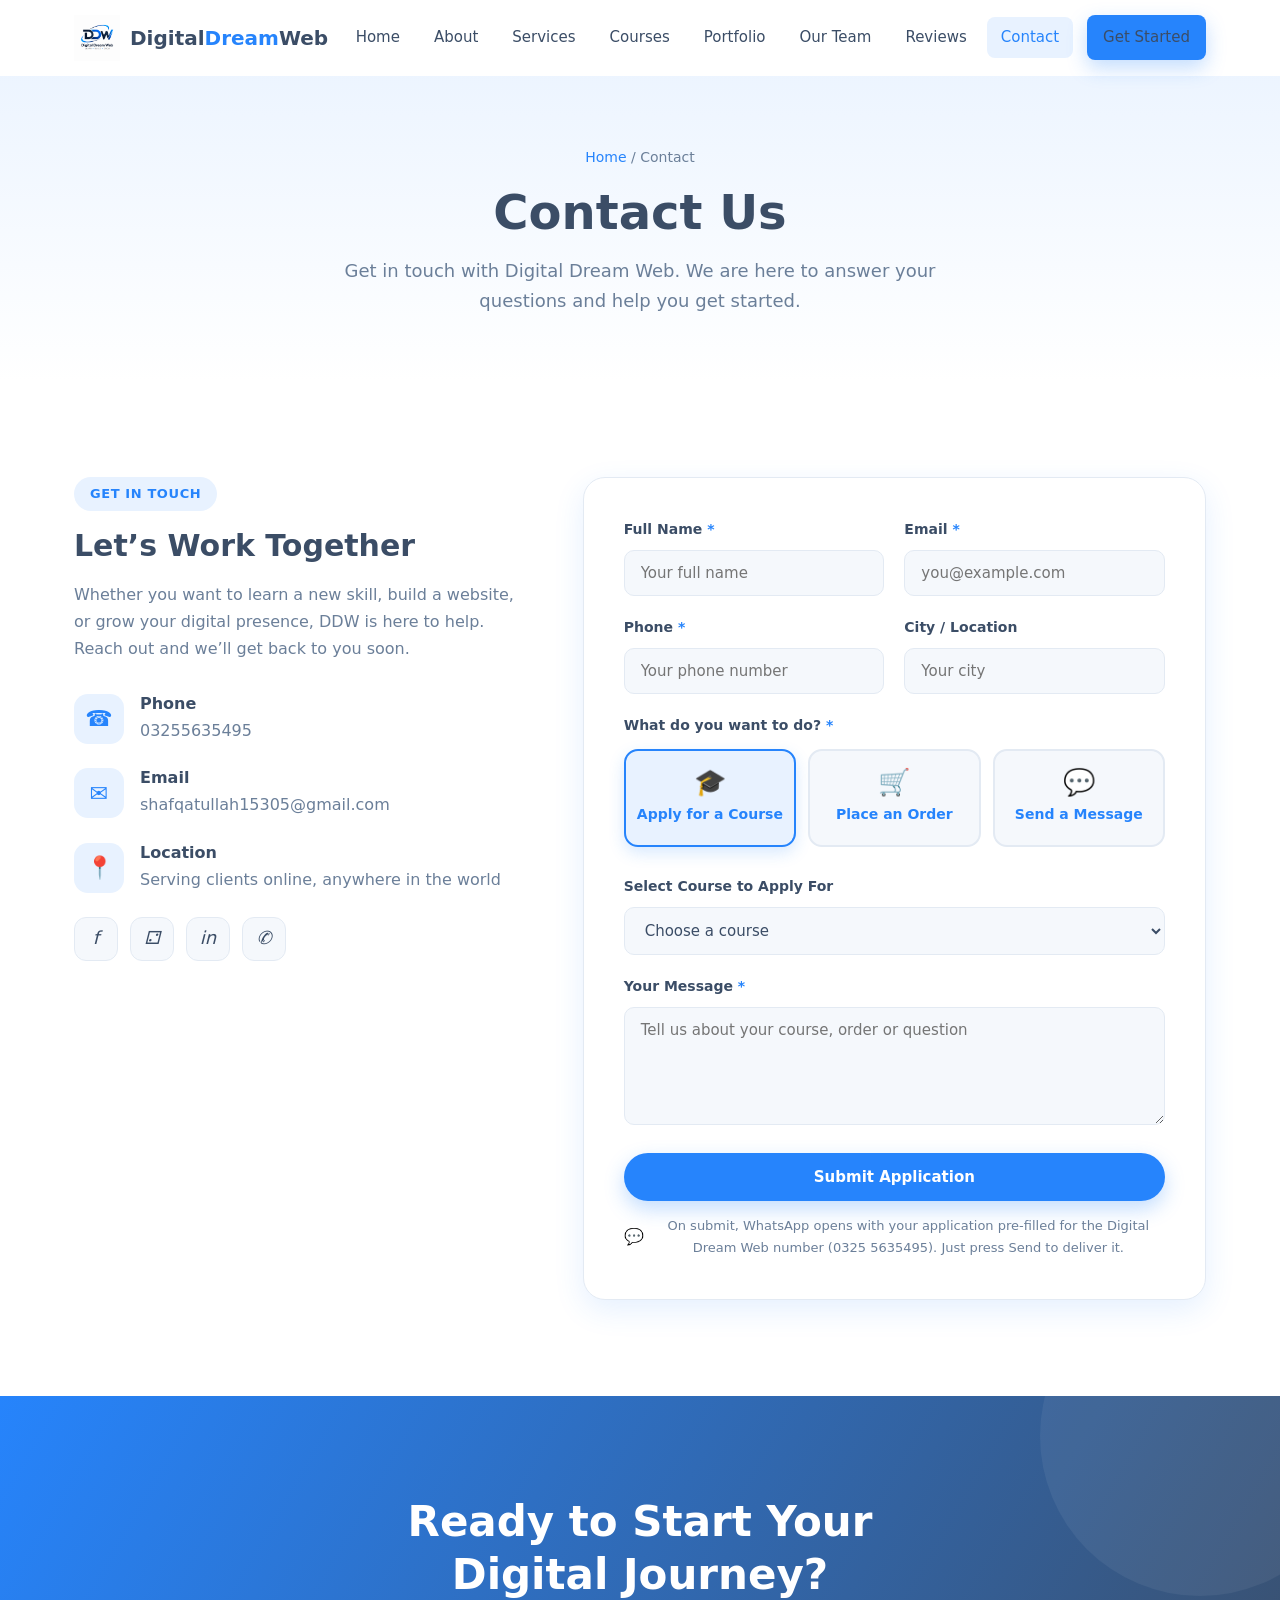
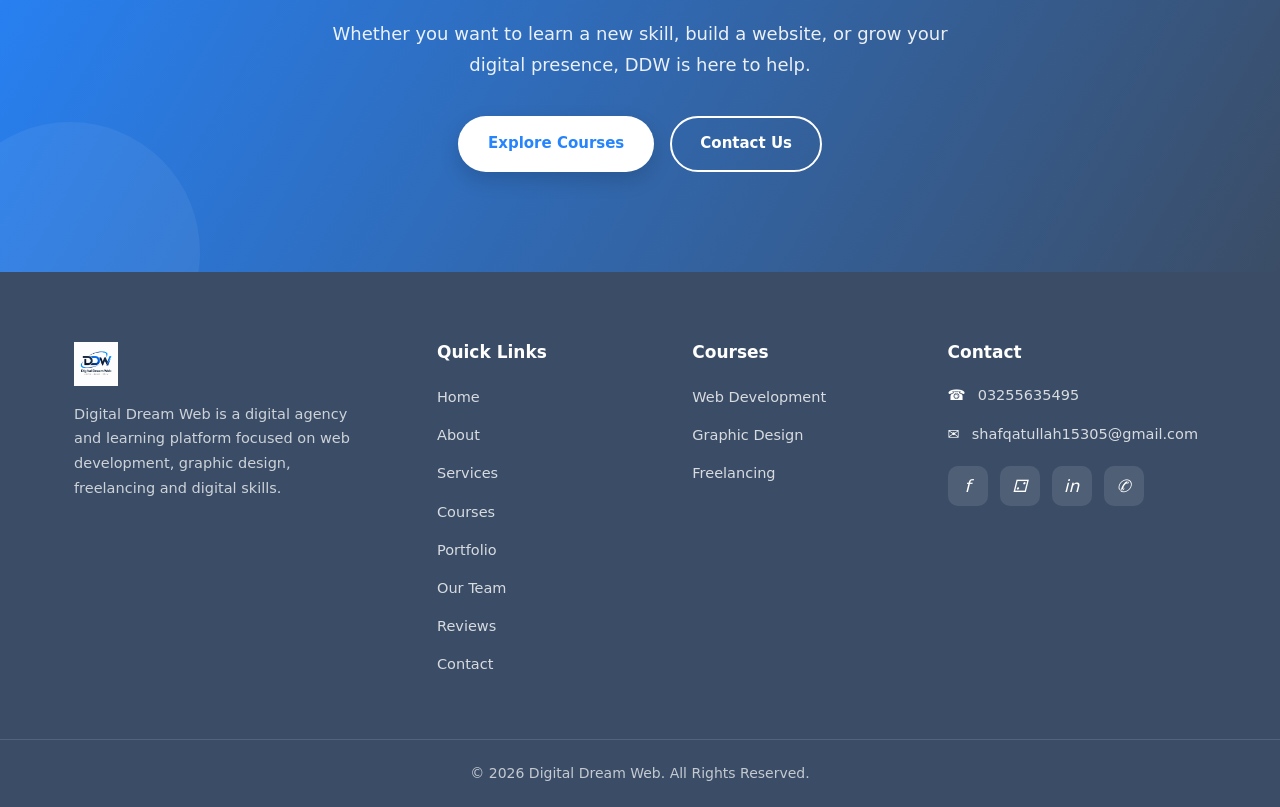
<file: contact.html>
﻿<!DOCTYPE html>
<html lang="en">
<head>
  <meta charset="UTF-8">
  <meta name="viewport" content="width=device-width, initial-scale=1.0">
  <title>Contact Us â€” Digital Dream Web (DDW)</title>
  <meta name="description" content="Contact Digital Dream Web (DDW) for web development, graphic design, freelancing and digital skills. Call 03255635495 or send us a message here.">
  <meta name="keywords" content="Contact Digital Dream Web, DDW Contact, Web Development Enquiry, Graphic Design Contact, Freelancing Help">
  <link rel="icon" type="image/png" href="images/logo.png">
  <meta property="og:title" content="Contact Us â€” Digital Dream Web">
  <meta property="og:description" content="Get in touch with DDW today.">
  <meta property="og:type" content="website">
  <meta property="og:image" content="images/logo.png">
  <link rel="stylesheet" href="css/style.css">
</head>
<body>

  <header class="header">
    <div class="container navbar">
      <a href="index.html" class="logo" aria-label="Digital Dream Web - Home">
        <img src="images/logo.png" alt="Digital Dream Web logo">
        <span class="logo-text">Digital<span>Dream</span>Web</span>
      </a>
      <nav class="nav-links" aria-label="Primary navigation">
        <a href="index.html">Home</a>
        <a href="about.html">About</a>
        <a href="services.html">Services</a>
        <a href="courses.html">Courses</a>
        <a href="portfolio.html">Portfolio</a>
        <a href="team.html">Our Team</a>
        <a href="reviews.html">Reviews</a>
        <a href="contact.html" class="active">Contact</a>
        <div class="nav-cta">
          <a href="contact.html" class="btn btn-primary btn-sm">Get Started</a>
        </div>
      </nav>
      <button class="nav-toggle" aria-label="Toggle navigation menu" aria-expanded="false">
        <span></span><span></span><span></span>
      </button>
    </div>
  </header>

  <section class="page-hero">
    <div class="container">
      <nav class="breadcrumb" aria-label="Breadcrumb"><a href="index.html">Home</a> / Contact</nav>
      <h1 class="hero-up d-1">Contact Us</h1>
      <p class="hero-up d-2">Get in touch with Digital Dream Web. We are here to answer your questions and help you get started.</p>
    </div>
  </section>

  <section class="section">
    <div class="container contact-grid">
      <!-- Contact info -->
      <div class="contact-info reveal">
        <span class="section-tag">Get In Touch</span>
        <h2>Let&rsquo;s Work Together</h2>
        <p>Whether you want to learn a new skill, build a website, or grow your digital presence, DDW is here to help. Reach out and we&rsquo;ll get back to you soon.</p>

        <div class="contact-item">
          <span class="ico">&#9742;</span>
          <div>
            <h4>Phone</h4>
            <a href="tel:03255635495">03255635495</a>
          </div>
        </div>
        <div class="contact-item">
          <span class="ico">&#9993;</span>
          <div>
            <h4>Email</h4>
            <a href="mailto:shafqatullah15305@gmail.com">shafqatullah15305@gmail.com</a>
          </div>
        </div>
        <div class="contact-item">
          <span class="ico">&#128205;</span>
          <div>
            <h4>Location</h4>
            <p style="color:var(--muted)">Serving clients online, anywhere in the world</p>
          </div>
        </div>

        <div class="social-row">
          <a href="#" aria-label="Facebook"><i>f</i></a>
          <a href="#" aria-label="Instagram"><i>&#9857;</i></a>
          <a href="#" aria-label="LinkedIn"><i>in</i></a>
          <a href="#" aria-label="WhatsApp"><i>&#9990;</i></a>
        </div>
      </div>

      <!-- Contact form -->
      <div class="contact-form-wrap reveal delay-1">
        <form class="contact-form" novalidate>
          <div class="form-row">
            <div class="form-group">
              <label for="name">Full Name <span>*</span></label>
              <input type="text" id="name" name="name" placeholder="Your full name" autocomplete="name">
              <div class="form-error"></div>
            </div>
            <div class="form-group">
              <label for="email">Email <span>*</span></label>
              <input type="email" id="email" name="email" placeholder="you@example.com" autocomplete="email">
              <div class="form-error"></div>
            </div>
          </div>
          <div class="form-row">
            <div class="form-group">
              <label for="phone">Phone <span>*</span></label>
              <input type="tel" id="phone" name="phone" placeholder="Your phone number" autocomplete="tel">
              <div class="form-error"></div>
            </div>
            <div class="form-group">
              <label for="city">City / Location</label>
              <input type="text" id="city" name="city" placeholder="Your city" autocomplete="address-level2">
              <div class="form-error"></div>
            </div>
          </div>

          <!-- Inquiry type -->
          <div class="form-group">
            <span class="field-label">What do you want to do? <span>*</span></span>
            <div class="inquiry-type" role="radiogroup" aria-label="Inquiry type">
              <label class="inquiry-opt">
                <input type="radio" name="inquiry" value="course" id="inq-course" checked>
                <span class="inq-box"><i>&#127891;</i> Apply for a Course</span>
              </label>
              <label class="inquiry-opt">
                <input type="radio" name="inquiry" value="order" id="inq-order">
                <span class="inq-box"><i>&#128722;</i> Place an Order</span>
              </label>
              <label class="inquiry-opt">
                <input type="radio" name="inquiry" value="message" id="inq-message">
                <span class="inq-box"><i>&#128172;</i> Send a Message</span>
              </label>
            </div>
          </div>

          <!-- Course selection (when applying for a course) -->
          <div class="form-group field-conditional" id="course-fields">
            <label for="course">Select Course to Apply For</label>
            <select id="course" name="course">
              <option value="">Choose a course</option>
              <option value="web-development">Web Development</option>
              <option value="graphic-design">Graphic Design</option>
              <option value="freelancing">Freelancing</option>
              <option value="ai">Artificial Intelligence</option>
            </select>
            <div class="form-error"></div>
          </div>

          <!-- Order selection (when placing an order) -->
          <div class="form-group field-conditional" id="order-fields" hidden>
            <label for="order">Select the Service / Order</label>
            <select id="order" name="order">
              <option value="">Choose a service</option>
              <option value="business-website">Business Website</option>
              <option value="portfolio-website">Portfolio / Personal Website</option>
              <option value="landing-page">Landing Page</option>
              <option value="ecommerce-store">E-commerce Store</option>
              <option value="graphic-design">Graphic / Brand Design</option>
              <option value="uiux-design">UI/UX Design</option>
              <option value="other-order">Other</option>
            </select>
            <div class="form-error"></div>
          </div>

          <div class="form-group">
            <label for="message">Your Message <span>*</span></label>
            <textarea id="message" name="message" rows="5" placeholder="Tell us about your course, order or question"></textarea>
            <div class="form-error"></div>
          </div>
          <button type="submit" class="btn btn-primary" style="width:100%">Submit Application</button>
          <p class="form-msg"></p>
          <p class="wa-note"><i>&#128172;</i> On submit, WhatsApp opens with your application pre-filled for the Digital Dream Web number (0325 5635495). Just press Send to deliver it.</p>
        </form>
      </div>
    </div>
  </section>

  <section class="cta">
    <div class="container cta-content reveal">
      <h2>Ready to Start Your Digital Journey?</h2>
      <p>Whether you want to learn a new skill, build a website, or grow your digital presence, DDW is here to help.</p>
      <div class="cta-actions">
        <a href="courses.html" class="btn btn-white">Explore Courses</a>
        <a href="contact.html" class="btn btn-outline-white">Contact Us</a>
      </div>
    </div>
  </section>

  <footer class="footer">
    <div class="container">
      <div class="footer-grid">
        <div class="footer-brand">
          <a href="index.html" class="logo" aria-label="Digital Dream Web - Home">
            <img src="images/logo.png" alt="Digital Dream Web logo">
          </a>
          <p>Digital Dream Web is a digital agency and learning platform focused on web development, graphic design, freelancing and digital skills.</p>
        </div>
        <div>
          <h4>Quick Links</h4>
          <ul class="footer-links">
            <li><a href="index.html">Home</a></li>
            <li><a href="about.html">About</a></li>
            <li><a href="services.html">Services</a></li>
            <li><a href="courses.html">Courses</a></li>
            <li><a href="portfolio.html">Portfolio</a></li>
            <li><a href="team.html">Our Team</a></li>
            <li><a href="reviews.html">Reviews</a></li>
            <li><a href="contact.html">Contact</a></li>
          </ul>
        </div>
        <div>
          <h4>Courses</h4>
          <ul class="footer-links">
            <li><a href="courses.html">Web Development</a></li>
            <li><a href="courses.html">Graphic Design</a></li>
            <li><a href="courses.html">Freelancing</a></li>
          </ul>
        </div>
        <div>
          <h4>Contact</h4>
          <ul class="footer-contact">
            <li><span class="ico">&#9742;</span> <a href="tel:03255635495">03255635495</a></li>
            <li><span class="ico">&#9993;</span> <a href="mailto:shafqatullah15305@gmail.com">shafqatullah15305@gmail.com</a></li>
          </ul>
          <div class="footer-social">
            <a href="#" aria-label="Facebook"><i>f</i></a>
            <a href="#" aria-label="Instagram"><i>&#9857;</i></a>
            <a href="#" aria-label="LinkedIn"><i>in</i></a>
            <a href="#" aria-label="WhatsApp"><i>&#9990;</i></a>
          </div>
        </div>
      </div>
    </div>
    <div class="footer-bottom">
      <div class="container">&copy; 2026 Digital Dream Web. All Rights Reserved.</div>
    </div>
  </footer>

  <button class="back-to-top" aria-label="Back to top">&#8593;</button>

  <script src="js/script.js"></script>
  <script>
    // Pre-select course in the form when arriving from the "Enroll Now" button
    (function () {
      var params = new URLSearchParams(window.location.search);
      var course = params.get("course");
      if (course) {
        var select = document.getElementById("course");
        var map = {
          "Web Development": "web-development",
          "Graphic Design": "graphic-design",
          "Freelancing": "freelancing",
          "Artificial Intelligence": "ai"
        };
        if (select && map[course]) {
          select.value = map[course];
        }
        // Make sure the "Apply for a Course" option is active
        var inqCourse = document.getElementById("inq-course");
        if (inqCourse) inqCourse.checked = true;
        if (window.contactFormToggle) window.contactFormToggle("course");
      }
    })();
  </script>
</body>
</html>
</file>
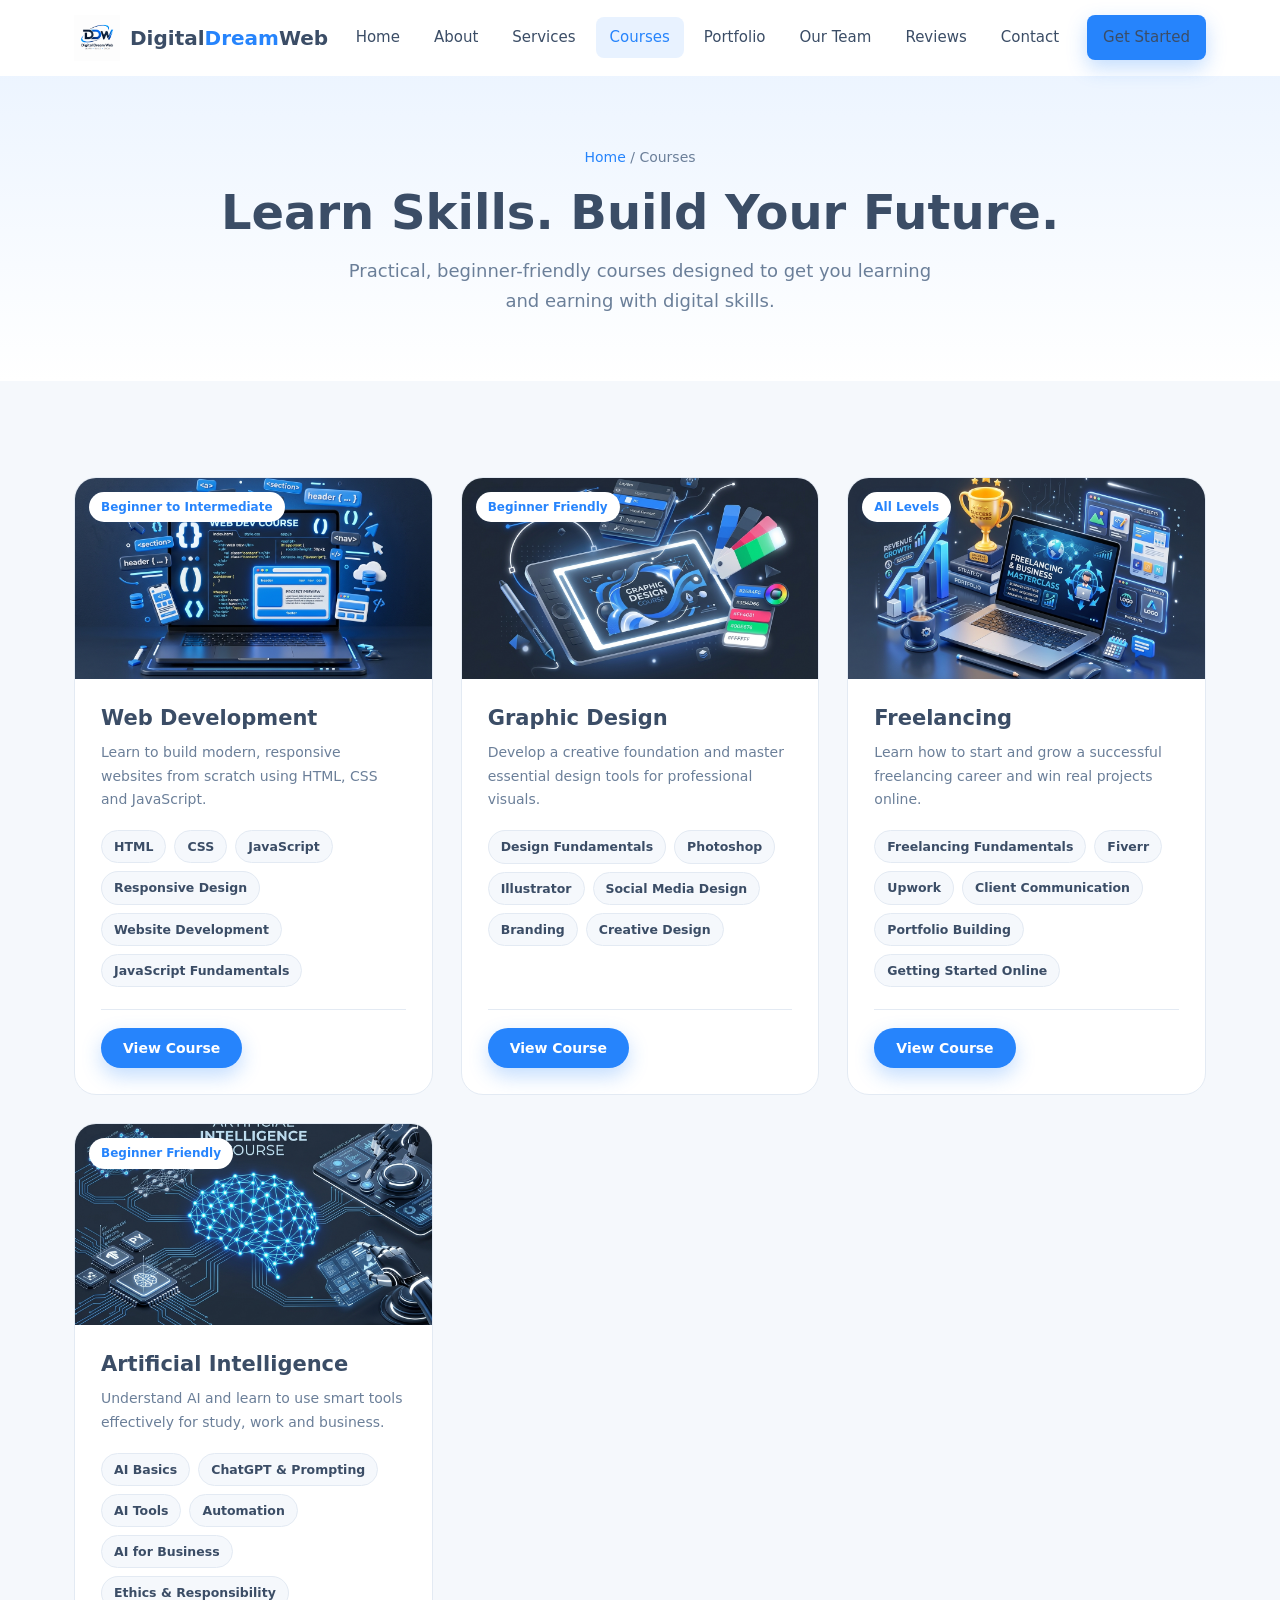
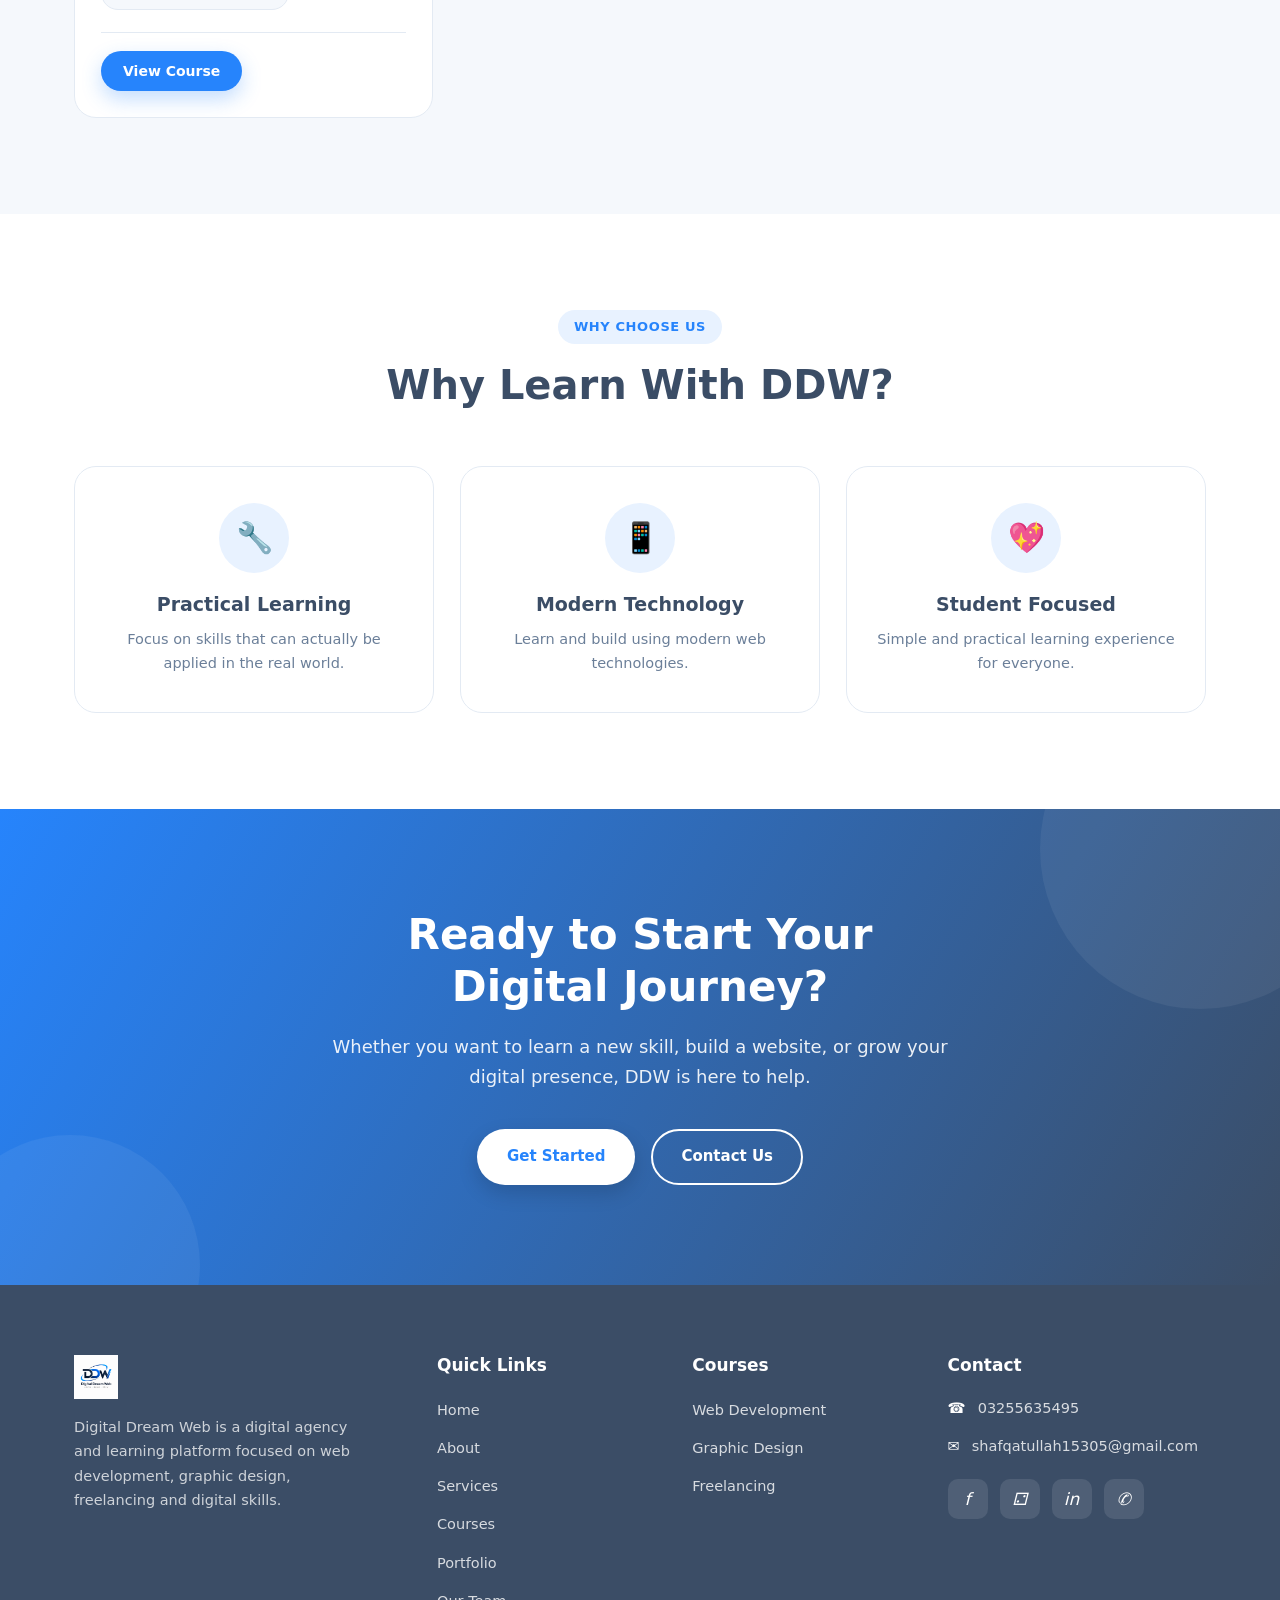
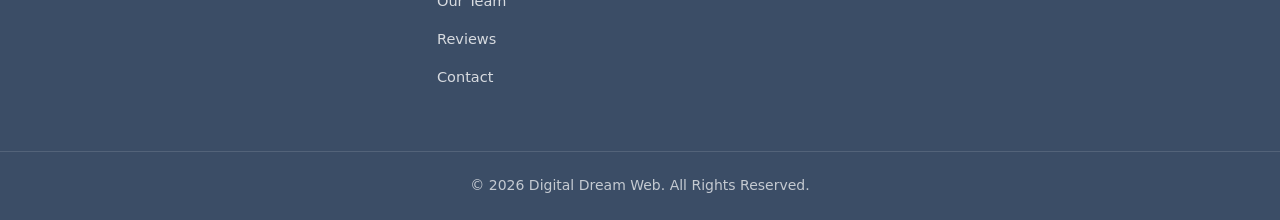
<file: courses.html>
﻿<!DOCTYPE html>
<html lang="en">
<head>
  <meta charset="UTF-8">
  <meta name="viewport" content="width=device-width, initial-scale=1.0">
  <title>Courses â€” Learn Skills, Build Your Future â€” Digital Dream Web</title>
  <meta name="description" content="Practical, beginner-friendly courses by Digital Dream Web (DDW): Web Development, Graphic Design and Freelancing. Learn HTML, CSS, JavaScript, Photoshop, Illustrator, Fiverr, Upwork and more.">
  <meta name="keywords" content="Web Development Courses, Graphic Design Courses, Freelancing Course, Learn Web Development, Digital Skills, Digital Dream Web, DDW">
  <link rel="icon" type="image/png" href="images/logo.png">
  <meta property="og:title" content="Courses â€” Digital Dream Web">
  <meta property="og:description" content="Learn Skills. Build Your Future.">
  <meta property="og:type" content="website">
  <meta property="og:image" content="images/logo.png">
  <link rel="stylesheet" href="css/style.css">
</head>
<body>

  <header class="header">
    <div class="container navbar">
      <a href="index.html" class="logo" aria-label="Digital Dream Web - Home">
        <img src="images/logo.png" alt="Digital Dream Web logo">
        <span class="logo-text">Digital<span>Dream</span>Web</span>
      </a>
      <nav class="nav-links" aria-label="Primary navigation">
        <a href="index.html">Home</a>
        <a href="about.html">About</a>
        <a href="services.html">Services</a>
        <a href="courses.html" class="active">Courses</a>
        <a href="portfolio.html">Portfolio</a>
        <a href="team.html">Our Team</a>
        <a href="reviews.html">Reviews</a>
        <a href="contact.html">Contact</a>
        <div class="nav-cta">
          <a href="contact.html" class="btn btn-primary btn-sm">Get Started</a>
        </div>
      </nav>
      <button class="nav-toggle" aria-label="Toggle navigation menu" aria-expanded="false">
        <span></span><span></span><span></span>
      </button>
    </div>
  </header>

  <section class="page-hero">
    <div class="container">
      <nav class="breadcrumb" aria-label="Breadcrumb"><a href="index.html">Home</a> / Courses</nav>
      <h1 class="hero-up d-1">Learn Skills. Build Your Future.</h1>
      <p class="hero-up d-2">Practical, beginner-friendly courses designed to get you learning and earning with digital skills.</p>
    </div>
  </section>

  <section class="section courses">
    <div class="container">
      <div class="courses-grid">
        <div class="course-card reveal">
          <div class="course-img">
            <img src="images/courses/web-development.jpg" alt="Web Development course illustration">
            <span class="course-level">Beginner to Intermediate</span>
          </div>
          <div class="course-body">
            <h3>Web Development</h3>
            <p>Learn to build modern, responsive websites from scratch using HTML, CSS and JavaScript.</p>
            <ul class="skills">
              <li>HTML</li><li>CSS</li><li>JavaScript</li><li>Responsive Design</li><li>Website Development</li><li>JavaScript Fundamentals</li>
            </ul>
            <div class="course-foot">
              <button class="btn btn-primary btn-sm" data-course="web-development">View Course</button>
            </div>
          </div>
        </div>
        <div class="course-card reveal delay-1">
          <div class="course-img">
            <img src="images/courses/graphic-design.jpg" alt="Graphic Design course illustration">
            <span class="course-level">Beginner Friendly</span>
          </div>
          <div class="course-body">
            <h3>Graphic Design</h3>
            <p>Develop a creative foundation and master essential design tools for professional visuals.</p>
            <ul class="skills">
              <li>Design Fundamentals</li><li>Photoshop</li><li>Illustrator</li><li>Social Media Design</li><li>Branding</li><li>Creative Design</li>
            </ul>
            <div class="course-foot">
              <button class="btn btn-primary btn-sm" data-course="graphic-design">View Course</button>
            </div>
          </div>
        </div>
        <div class="course-card reveal delay-2">
          <div class="course-img">
            <img src="images/courses/freelancing.jpg" alt="Freelancing course illustration">
            <span class="course-level">All Levels</span>
          </div>
          <div class="course-body">
            <h3>Freelancing</h3>
            <p>Learn how to start and grow a successful freelancing career and win real projects online.</p>
            <ul class="skills">
              <li>Freelancing Fundamentals</li><li>Fiverr</li><li>Upwork</li><li>Client Communication</li><li>Portfolio Building</li><li>Getting Started Online</li>
            </ul>
            <div class="course-foot">
              <button class="btn btn-primary btn-sm" data-course="freelancing">View Course</button>
            </div>
          </div>
        </div>
        <div class="course-card reveal delay-3">
          <div class="course-img">
            <img src="images/courses/ai.jpg" alt="Artificial Intelligence course illustration">
            <span class="course-level">Beginner Friendly</span>
          </div>
          <div class="course-body">
            <h3>Artificial Intelligence</h3>
            <p>Understand AI and learn to use smart tools effectively for study, work and business.</p>
            <ul class="skills">
              <li>AI Basics</li><li>ChatGPT &amp; Prompting</li><li>AI Tools</li><li>Automation</li><li>AI for Business</li><li>Ethics &amp; Responsibility</li>
            </ul>
            <div class="course-foot">
              <button class="btn btn-primary btn-sm" data-course="ai">View Course</button>
            </div>
          </div>
        </div>
      </div>
    </div>
  </section>

  <section class="section">
    <div class="container">
      <div class="section-head reveal">
        <span class="section-tag">Why Choose Us</span>
        <h2>Why Learn With DDW?</h2>
      </div>
      <div class="why-grid">
        <div class="why-card reveal">
          <span class="ico">&#128295;</span>
          <h3>Practical Learning</h3>
          <p>Focus on skills that can actually be applied in the real world.</p>
        </div>
        <div class="why-card reveal delay-1">
          <span class="ico">&#128241;</span>
          <h3>Modern Technology</h3>
          <p>Learn and build using modern web technologies.</p>
        </div>
        <div class="why-card reveal delay-2">
          <span class="ico">&#128150;</span>
          <h3>Student Focused</h3>
          <p>Simple and practical learning experience for everyone.</p>
        </div>
      </div>
    </div>
  </section>

  <section class="cta">
    <div class="container cta-content reveal">
      <h2>Ready to Start Your Digital Journey?</h2>
      <p>Whether you want to learn a new skill, build a website, or grow your digital presence, DDW is here to help.</p>
      <div class="cta-actions">
        <a href="contact.html" class="btn btn-white">Get Started</a>
        <a href="contact.html" class="btn btn-outline-white">Contact Us</a>
      </div>
    </div>
  </section>

  <footer class="footer">
    <div class="container">
      <div class="footer-grid">
        <div class="footer-brand">
          <a href="index.html" class="logo" aria-label="Digital Dream Web - Home">
            <img src="images/logo.png" alt="Digital Dream Web logo">
          </a>
          <p>Digital Dream Web is a digital agency and learning platform focused on web development, graphic design, freelancing and digital skills.</p>
        </div>
        <div>
          <h4>Quick Links</h4>
          <ul class="footer-links">
            <li><a href="index.html">Home</a></li>
            <li><a href="about.html">About</a></li>
            <li><a href="services.html">Services</a></li>
            <li><a href="courses.html">Courses</a></li>
            <li><a href="portfolio.html">Portfolio</a></li>
            <li><a href="team.html">Our Team</a></li>
            <li><a href="reviews.html">Reviews</a></li>
            <li><a href="contact.html">Contact</a></li>
          </ul>
        </div>
        <div>
          <h4>Courses</h4>
          <ul class="footer-links">
            <li><a href="courses.html">Web Development</a></li>
            <li><a href="courses.html">Graphic Design</a></li>
            <li><a href="courses.html">Freelancing</a></li>
          </ul>
        </div>
        <div>
          <h4>Contact</h4>
          <ul class="footer-contact">
            <li><span class="ico">&#9742;</span> <a href="tel:03255635495">03255635495</a></li>
            <li><span class="ico">&#9993;</span> <a href="mailto:shafqatullah15305@gmail.com">shafqatullah15305@gmail.com</a></li>
          </ul>
          <div class="footer-social">
            <a href="#" aria-label="Facebook"><i>f</i></a>
            <a href="#" aria-label="Instagram"><i>&#9857;</i></a>
            <a href="#" aria-label="LinkedIn"><i>in</i></a>
            <a href="#" aria-label="WhatsApp"><i>&#9990;</i></a>
          </div>
        </div>
      </div>
    </div>
    <div class="footer-bottom">
      <div class="container">&copy; 2026 Digital Dream Web. All Rights Reserved.</div>
    </div>
  </footer>

  <!-- ===== Course Modal ===== -->
  <div class="modal-overlay" role="dialog" aria-modal="true" aria-label="Course details">
    <div class="modal">
      <div class="modal-head">
        <img src="images/courses/web-development.jpg" alt="Course">
        <button class="modal-close" aria-label="Close course modal">&times;</button>
      </div>
      <div class="modal-body">
        <span class="course-level">Beginner</span>
        <h3>Course Title</h3>
        <p class="modal-desc">Course description.</p>
        <p class="modal-attr"></p>
        <h4>What You Will Learn</h4>
        <ul class="modal-skills"></ul>
        <div class="modal-meta">
          <div class="m-dur"><strong>8</strong><span>Weeks</span></div>
          <div class="m-level"><strong>Beginner</strong><span>Level</span></div>
          <div class="m-mod"><strong>6</strong><span>Modules</span></div>
        </div>
        <a href="contact.html" class="btn btn-primary btn-enroll">Enroll Now</a>
      </div>
    </div>
  </div>

  <button class="back-to-top" aria-label="Back to top">&#8593;</button>

  <script src="js/script.js"></script>
</body>
</html>
</file>
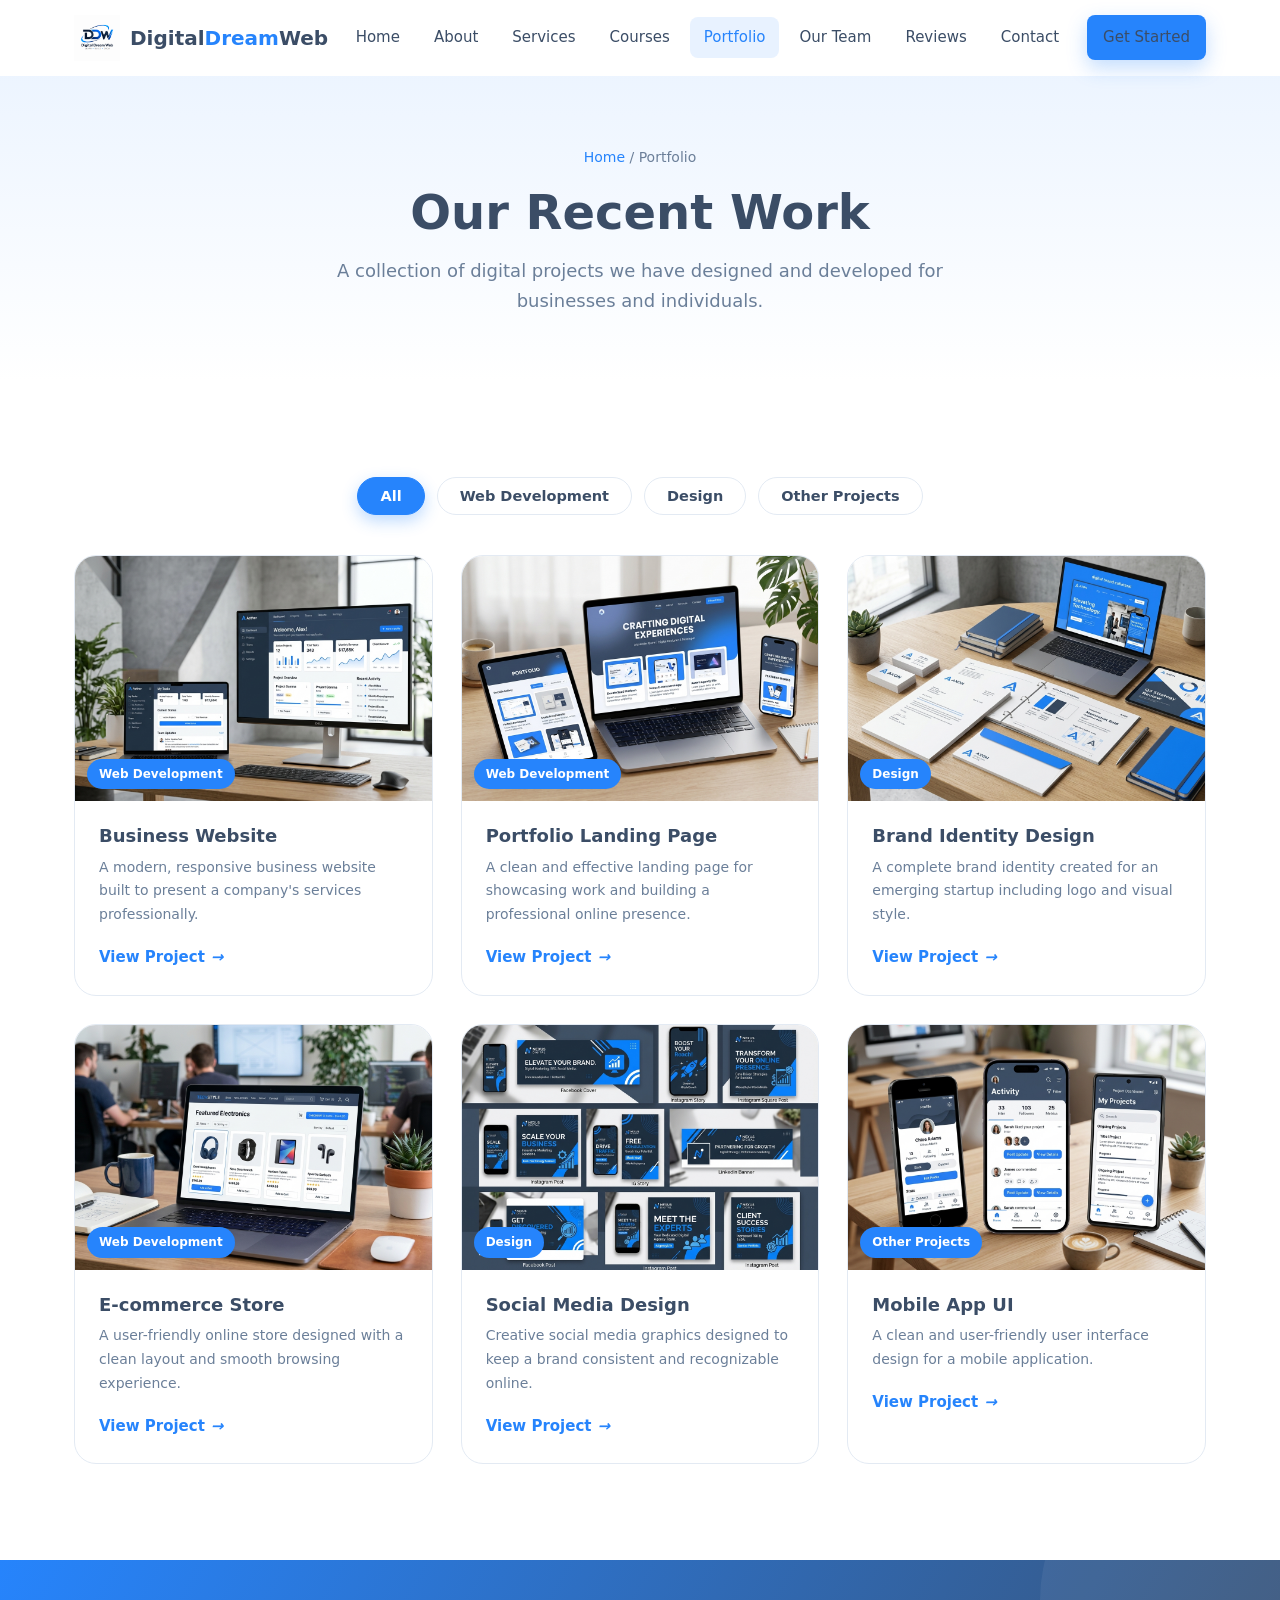
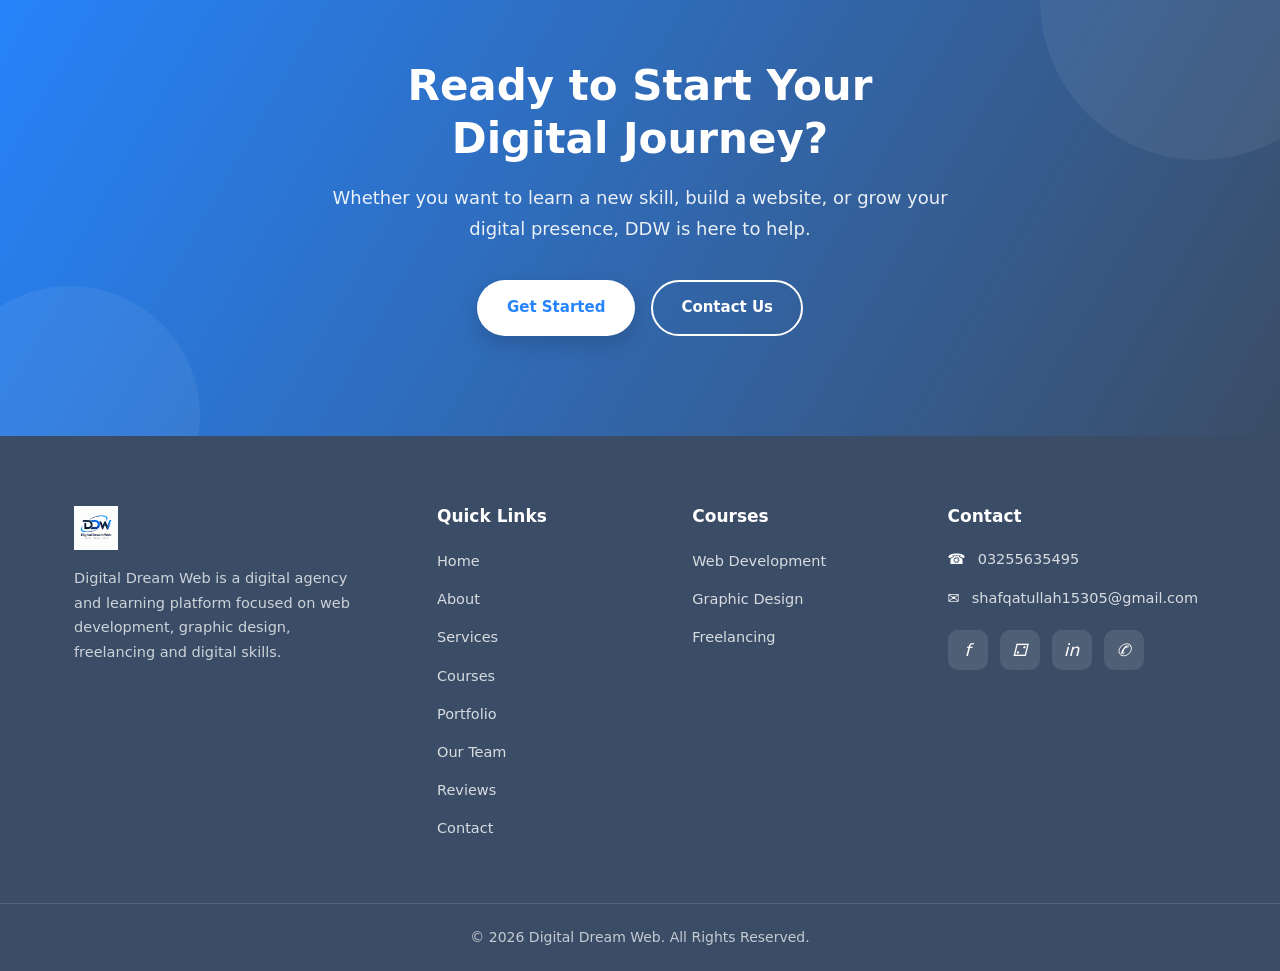
<file: portfolio.html>
﻿<!DOCTYPE html>
<html lang="en">
<head>
  <meta charset="UTF-8">
  <meta name="viewport" content="width=device-width, initial-scale=1.0">
  <title>Our Portfolio â€” Recent Work by Digital Dream Web</title>
  <meta name="description" content="Explore recent projects by Digital Dream Web (DDW): business websites, portfolio landing pages, brand identity design, e-commerce stores, social media design and mobile app UI.">
  <meta name="keywords" content="Digital Dream Web Portfolio, DDW Projects, Web Development Portfolio, Design Portfolio, Website Projects">
  <link rel="icon" type="image/png" href="images/logo.png">
  <meta property="og:title" content="Our Portfolio â€” Digital Dream Web">
  <meta property="og:description" content="Our recent web and design work.">
  <meta property="og:type" content="website">
  <meta property="og:image" content="images/logo.png">
  <link rel="stylesheet" href="css/style.css">
</head>
<body>

  <header class="header">
    <div class="container navbar">
      <a href="index.html" class="logo" aria-label="Digital Dream Web - Home">
        <img src="images/logo.png" alt="Digital Dream Web logo">
        <span class="logo-text">Digital<span>Dream</span>Web</span>
      </a>
      <nav class="nav-links" aria-label="Primary navigation">
        <a href="index.html">Home</a>
        <a href="about.html">About</a>
        <a href="services.html">Services</a>
        <a href="courses.html">Courses</a>
        <a href="portfolio.html" class="active">Portfolio</a>
        <a href="team.html">Our Team</a>
        <a href="reviews.html">Reviews</a>
        <a href="contact.html">Contact</a>
        <div class="nav-cta">
          <a href="contact.html" class="btn btn-primary btn-sm">Get Started</a>
        </div>
      </nav>
      <button class="nav-toggle" aria-label="Toggle navigation menu" aria-expanded="false">
        <span></span><span></span><span></span>
      </button>
    </div>
  </header>

  <section class="page-hero">
    <div class="container">
      <nav class="breadcrumb" aria-label="Breadcrumb"><a href="index.html">Home</a> / Portfolio</nav>
      <h1 class="hero-up d-1">Our Recent Work</h1>
      <p class="hero-up d-2">A collection of digital projects we have designed and developed for businesses and individuals.</p>
    </div>
  </section>

  <section class="section">
    <div class="container">
      <!-- Filter buttons -->
      <div class="portfolio-filters reveal">
        <button class="filter-btn active" data-filter="all">All</button>
        <button class="filter-btn" data-filter="web">Web Development</button>
        <button class="filter-btn" data-filter="design">Design</button>
        <button class="filter-btn" data-filter="other">Other Projects</button>
      </div>

      <div class="portfolio-grid">
        <div class="project-card reveal" data-category="web">
          <div class="project-img">
            <img src="images/portfolio/project-1.jpg" alt="Modern business website project by Digital Dream Web" loading="lazy">
            <span class="project-cat">Web Development</span>
          </div>
          <div class="project-body">
            <h3>Business Website</h3>
            <p>A modern, responsive business website built to present a company's services professionally.</p>
            <a href="contact.html" class="link-more">View Project <i>&#8594;</i></a>
          </div>
        </div>
        <div class="project-card reveal delay-1" data-category="web">
          <div class="project-img">
            <img src="images/portfolio/project-2.jpg" alt="Portfolio landing page project by Digital Dream Web" loading="lazy">
            <span class="project-cat">Web Development</span>
          </div>
          <div class="project-body">
            <h3>Portfolio Landing Page</h3>
            <p>A clean and effective landing page for showcasing work and building a professional online presence.</p>
            <a href="contact.html" class="link-more">View Project <i>&#8594;</i></a>
          </div>
        </div>
        <div class="project-card reveal delay-2" data-category="design">
          <div class="project-img">
            <img src="images/portfolio/project-3.jpg" alt="Brand identity design project by Digital Dream Web" loading="lazy">
            <span class="project-cat">Design</span>
          </div>
          <div class="project-body">
            <h3>Brand Identity Design</h3>
            <p>A complete brand identity created for an emerging startup including logo and visual style.</p>
            <a href="contact.html" class="link-more">View Project <i>&#8594;</i></a>
          </div>
        </div>
        <div class="project-card reveal" data-category="web">
          <div class="project-img">
            <img src="images/portfolio/project-4.jpg" alt="E-commerce store website project by Digital Dream Web" loading="lazy">
            <span class="project-cat">Web Development</span>
          </div>
          <div class="project-body">
            <h3>E-commerce Store</h3>
            <p>A user-friendly online store designed with a clean layout and smooth browsing experience.</p>
            <a href="contact.html" class="link-more">View Project <i>&#8594;</i></a>
          </div>
        </div>
        <div class="project-card reveal delay-1" data-category="design">
          <div class="project-img">
            <img src="images/portfolio/project-5.jpg" alt="Social media design project by Digital Dream Web" loading="lazy">
            <span class="project-cat">Design</span>
          </div>
          <div class="project-body">
            <h3>Social Media Design</h3>
            <p>Creative social media graphics designed to keep a brand consistent and recognizable online.</p>
            <a href="contact.html" class="link-more">View Project <i>&#8594;</i></a>
          </div>
        </div>
        <div class="project-card reveal delay-2" data-category="other">
          <div class="project-img">
            <img src="images/portfolio/project-6.jpg" alt="Mobile app UI design project by Digital Dream Web" loading="lazy">
            <span class="project-cat">Other Projects</span>
          </div>
          <div class="project-body">
            <h3>Mobile App UI</h3>
            <p>A clean and user-friendly user interface design for a mobile application.</p>
            <a href="contact.html" class="link-more">View Project <i>&#8594;</i></a>
          </div>
        </div>
      </div>
    </div>
  </section>

  <section class="cta">
    <div class="container cta-content reveal">
      <h2>Ready to Start Your Digital Journey?</h2>
      <p>Whether you want to learn a new skill, build a website, or grow your digital presence, DDW is here to help.</p>
      <div class="cta-actions">
        <a href="contact.html" class="btn btn-white">Get Started</a>
        <a href="contact.html" class="btn btn-outline-white">Contact Us</a>
      </div>
    </div>
  </section>

  <footer class="footer">
    <div class="container">
      <div class="footer-grid">
        <div class="footer-brand">
          <a href="index.html" class="logo" aria-label="Digital Dream Web - Home">
            <img src="images/logo.png" alt="Digital Dream Web logo">
          </a>
          <p>Digital Dream Web is a digital agency and learning platform focused on web development, graphic design, freelancing and digital skills.</p>
        </div>
        <div>
          <h4>Quick Links</h4>
          <ul class="footer-links">
            <li><a href="index.html">Home</a></li>
            <li><a href="about.html">About</a></li>
            <li><a href="services.html">Services</a></li>
            <li><a href="courses.html">Courses</a></li>
            <li><a href="portfolio.html">Portfolio</a></li>
            <li><a href="team.html">Our Team</a></li>
            <li><a href="reviews.html">Reviews</a></li>
            <li><a href="contact.html">Contact</a></li>
          </ul>
        </div>
        <div>
          <h4>Courses</h4>
          <ul class="footer-links">
            <li><a href="courses.html">Web Development</a></li>
            <li><a href="courses.html">Graphic Design</a></li>
            <li><a href="courses.html">Freelancing</a></li>
          </ul>
        </div>
        <div>
          <h4>Contact</h4>
          <ul class="footer-contact">
            <li><span class="ico">&#9742;</span> <a href="tel:03255635495">03255635495</a></li>
            <li><span class="ico">&#9993;</span> <a href="mailto:shafqatullah15305@gmail.com">shafqatullah15305@gmail.com</a></li>
          </ul>
          <div class="footer-social">
            <a href="#" aria-label="Facebook"><i>f</i></a>
            <a href="#" aria-label="Instagram"><i>&#9857;</i></a>
            <a href="#" aria-label="LinkedIn"><i>in</i></a>
            <a href="#" aria-label="WhatsApp"><i>&#9990;</i></a>
          </div>
        </div>
      </div>
    </div>
    <div class="footer-bottom">
      <div class="container">&copy; 2026 Digital Dream Web. All Rights Reserved.</div>
    </div>
  </footer>

  <button class="back-to-top" aria-label="Back to top">&#8593;</button>

  <script src="js/script.js"></script>
</body>
</html>
</file>
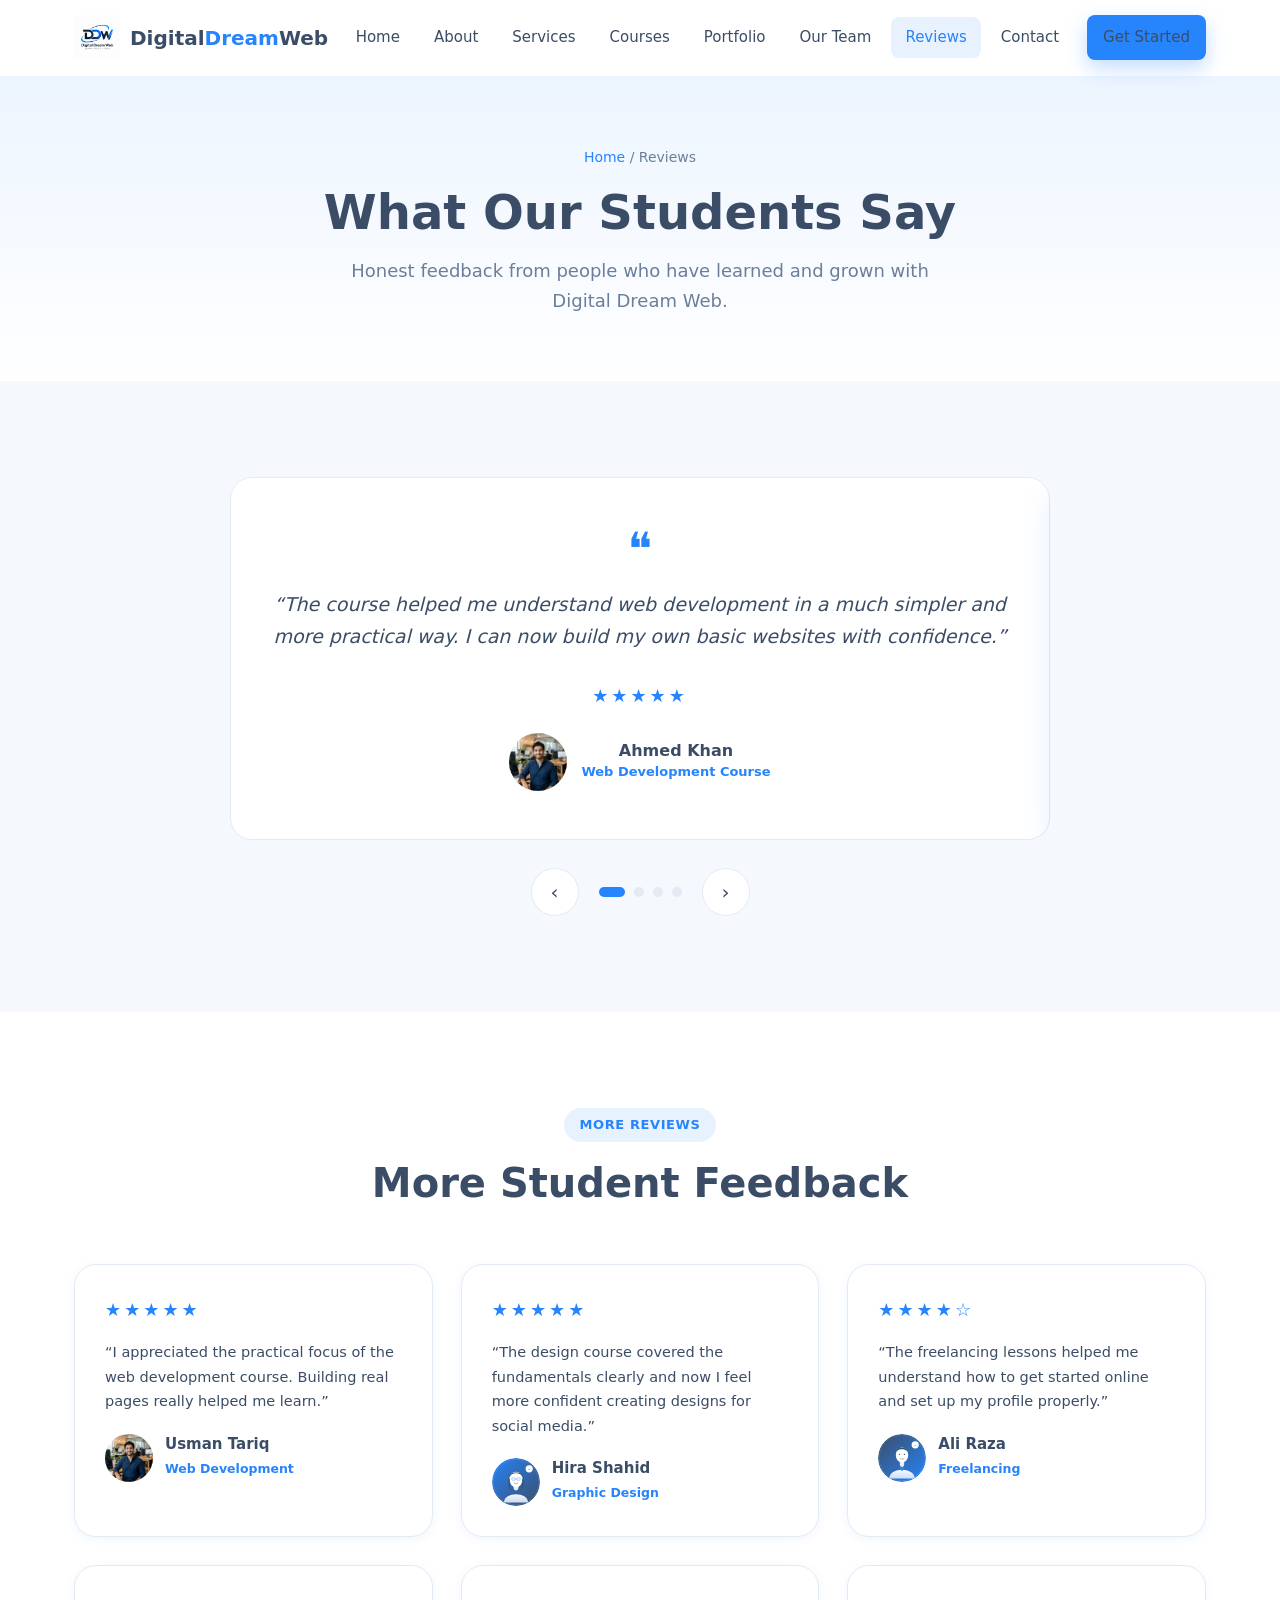
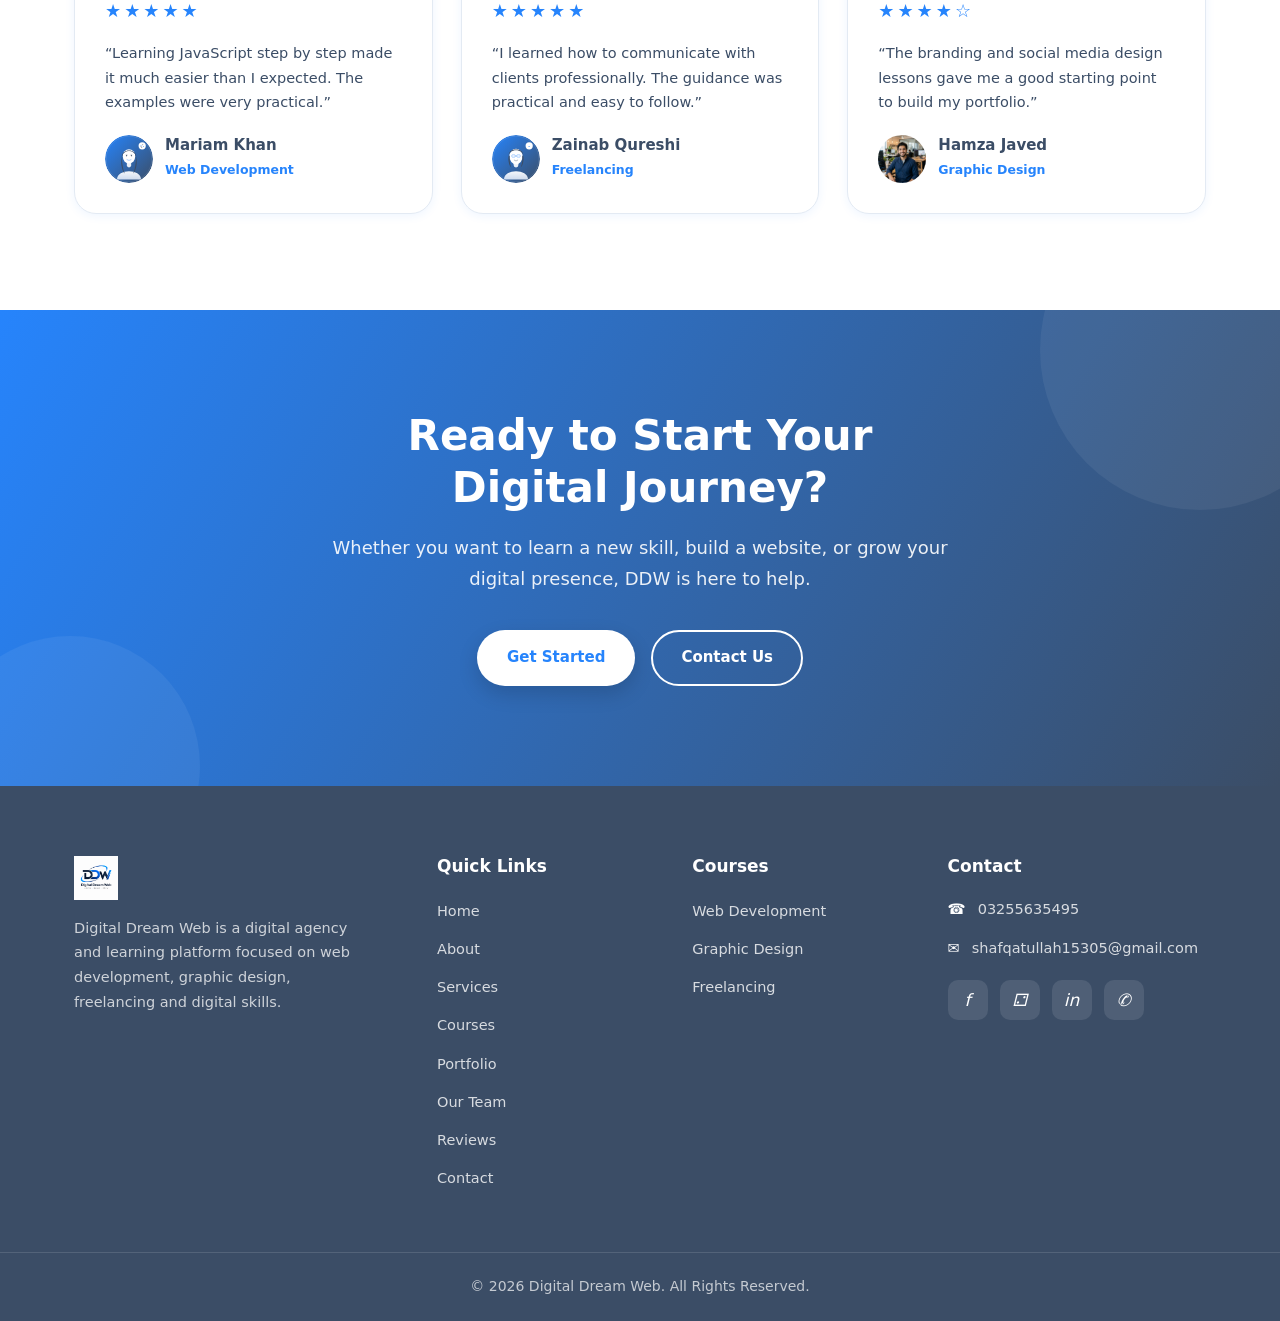
<file: reviews.html>
<!DOCTYPE html>
<html lang="en">
<head>
  <meta charset="UTF-8">
  <meta name="viewport" content="width=device-width, initial-scale=1.0">
  <title>Course Reviews &amp; Student Testimonials â€” Digital Dream Web</title>
  <meta name="description" content="Read real student reviews and testimonials from Digital Dream Web (DDW) courses including web development, graphic design and freelancing.">
  <meta name="keywords" content="Digital Dream Web Reviews, DDW Testimonials, Student Reviews, Web Development Course Review, Freelancing Review">
  <link rel="icon" type="image/png" href="images/logo.png">
  <meta property="og:title" content="Reviews â€” Digital Dream Web">
  <meta property="og:description" content="What our students say about DDW courses.">
  <meta property="og:type" content="website">
  <meta property="og:image" content="images/logo.png">
  <link rel="stylesheet" href="css/style.css">
</head>
<body>

  <header class="header">
    <div class="container navbar">
      <a href="index.html" class="logo" aria-label="Digital Dream Web - Home">
        <img src="images/logo.png" alt="Digital Dream Web logo">
        <span class="logo-text">Digital<span>Dream</span>Web</span>
      </a>
      <nav class="nav-links" aria-label="Primary navigation">
        <a href="index.html">Home</a>
        <a href="about.html">About</a>
        <a href="services.html">Services</a>
        <a href="courses.html">Courses</a>
        <a href="portfolio.html">Portfolio</a>
        <a href="team.html">Our Team</a>
        <a href="reviews.html" class="active">Reviews</a>
        <a href="contact.html">Contact</a>
        <div class="nav-cta">
          <a href="contact.html" class="btn btn-primary btn-sm">Get Started</a>
        </div>
      </nav>
      <button class="nav-toggle" aria-label="Toggle navigation menu" aria-expanded="false">
        <span></span><span></span><span></span>
      </button>
    </div>
  </header>

  <section class="page-hero">
    <div class="container">
      <nav class="breadcrumb" aria-label="Breadcrumb"><a href="index.html">Home</a> / Reviews</nav>
      <h1 class="hero-up d-1">What Our Students Say</h1>
      <p class="hero-up d-2">Honest feedback from people who have learned and grown with Digital Dream Web.</p>
    </div>
  </section>

  <section class="section reviews">
    <div class="container">
      <!-- Testimonial slider -->
      <div class="slider-wrap reveal">
        <div class="slider">
          <div class="slider-track">
            <div class="testimonial">
              <div class="quote-ico">&#10077;</div>
              <blockquote>&ldquo;The course helped me understand web development in a much simpler and more practical way. I can now build my own basic websites with confidence.&rdquo;</blockquote>
              <div class="stars">&#9733;&#9733;&#9733;&#9733;&#9733;</div>
              <div class="testi-person">
                <img src="images/reviews/student-pic-1.jpg" alt="Ahmed Khan student avatar">
                <div>
                  <h4>Ahmed Khan</h4>
                  <span>Web Development Course</span>
                </div>
              </div>
            </div>
            <div class="testimonial">
              <div class="quote-ico">&#10077;</div>
              <blockquote>&ldquo;The freelancing guidance was really useful. I now understand how to start building my profile and approach my first clients online.&rdquo;</blockquote>
              <div class="stars">&#9733;&#9733;&#9733;&#9733;&#9733;</div>
              <div class="testi-person">
                <img src="images/reviews/student-pic-2.svg" alt="Fatima Noor student avatar">
                <div>
                  <h4>Fatima Noor</h4>
                  <span>Freelancing Course</span>
                </div>
              </div>
            </div>
            <div class="testimonial">
              <div class="quote-ico">&#10077;</div>
              <blockquote>&ldquo;The graphic design lessons were clear and the practice projects helped me create my own portfolio of work.&rdquo;</blockquote>
              <div class="stars">&#9733;&#9733;&#9733;&#9733;&#9734;</div>
              <div class="testi-person">
                <img src="images/reviews/student-pic-3.svg" alt="Bilal Ahmed student avatar">
                <div>
                  <h4>Bilal Ahmed</h4>
                  <span>Graphic Design Course</span>
                </div>
              </div>
            </div>
            <div class="testimonial">
              <div class="quote-ico">&#10077;</div>
              <blockquote>&ldquo;The practical approach of the courses is what I appreciated most. Everything was explained in a simple and organized way.&rdquo;</blockquote>
              <div class="stars">&#9733;&#9733;&#9733;&#9733;&#9733;</div>
              <div class="testi-person">
                <img src="images/reviews/student-pic-4.svg" alt="Sara Ali student avatar">
                <div>
                  <h4>Sara Ali</h4>
                  <span>Web Development Course</span>
                </div>
              </div>
            </div>
          </div>
        </div>
        <div class="slider-controls">
          <button class="slider-arrow" data-prev aria-label="Previous testimonial">&#8249;</button>
          <div class="slider-dots"></div>
          <button class="slider-arrow" data-next aria-label="Next testimonial">&#8250;</button>
        </div>
      </div>
    </div>
  </section>

  <section class="section">
    <div class="container">
      <div class="section-head reveal">
        <span class="section-tag">More Reviews</span>
        <h2>More Student Feedback</h2>
      </div>
      <div class="reviews-cards">
        <div class="review-card reveal">
          <div class="stars">&#9733;&#9733;&#9733;&#9733;&#9733;</div>
          <p>&ldquo;I appreciated the practical focus of the web development course. Building real pages really helped me learn.&rdquo;</p>
          <div class="review-person">
            <img src="images/reviews/student-pic-1.jpg" alt="Student review avatar">
            <div><h4>Usman Tariq</h4><span>Web Development</span></div>
          </div>
        </div>
        <div class="review-card reveal delay-1">
          <div class="stars">&#9733;&#9733;&#9733;&#9733;&#9733;</div>
          <p>&ldquo;The design course covered the fundamentals clearly and now I feel more confident creating designs for social media.&rdquo;</p>
          <div class="review-person">
            <img src="images/reviews/student-pic-2.svg" alt="Student review avatar">
            <div><h4>Hira Shahid</h4><span>Graphic Design</span></div>
          </div>
        </div>
        <div class="review-card reveal delay-2">
          <div class="stars">&#9733;&#9733;&#9733;&#9733;&#9734;</div>
          <p>&ldquo;The freelancing lessons helped me understand how to get started online and set up my profile properly.&rdquo;</p>
          <div class="review-person">
            <img src="images/reviews/student-pic-3.svg" alt="Student review avatar">
            <div><h4>Ali Raza</h4><span>Freelancing</span></div>
          </div>
        </div>
        <div class="review-card reveal">
          <div class="stars">&#9733;&#9733;&#9733;&#9733;&#9733;</div>
          <p>&ldquo;Learning JavaScript step by step made it much easier than I expected. The examples were very practical.&rdquo;</p>
          <div class="review-person">
            <img src="images/reviews/student-pic-4.svg" alt="Student review avatar">
            <div><h4>Mariam Khan</h4><span>Web Development</span></div>
          </div>
        </div>
        <div class="review-card reveal delay-1">
          <div class="stars">&#9733;&#9733;&#9733;&#9733;&#9733;</div>
          <p>&ldquo;I learned how to communicate with clients professionally. The guidance was practical and easy to follow.&rdquo;</p>
          <div class="review-person">
            <img src="images/reviews/student-pic-2.svg" alt="Student review avatar">
            <div><h4>Zainab Qureshi</h4><span>Freelancing</span></div>
          </div>
        </div>
        <div class="review-card reveal delay-2">
          <div class="stars">&#9733;&#9733;&#9733;&#9733;&#9734;</div>
          <p>&ldquo;The branding and social media design lessons gave me a good starting point to build my portfolio.&rdquo;</p>
          <div class="review-person">
            <img src="images/reviews/student-pic-1.jpg" alt="Student review avatar">
            <div><h4>Hamza Javed</h4><span>Graphic Design</span></div>
          </div>
        </div>
      </div>
    </div>
  </section>

  <section class="cta">
    <div class="container cta-content reveal">
      <h2>Ready to Start Your Digital Journey?</h2>
      <p>Whether you want to learn a new skill, build a website, or grow your digital presence, DDW is here to help.</p>
      <div class="cta-actions">
        <a href="contact.html" class="btn btn-white">Get Started</a>
        <a href="contact.html" class="btn btn-outline-white">Contact Us</a>
      </div>
    </div>
  </section>

  <footer class="footer">
    <div class="container">
      <div class="footer-grid">
        <div class="footer-brand">
          <a href="index.html" class="logo" aria-label="Digital Dream Web - Home">
            <img src="images/logo.png" alt="Digital Dream Web logo">
          </a>
          <p>Digital Dream Web is a digital agency and learning platform focused on web development, graphic design, freelancing and digital skills.</p>
        </div>
        <div>
          <h4>Quick Links</h4>
          <ul class="footer-links">
            <li><a href="index.html">Home</a></li>
            <li><a href="about.html">About</a></li>
            <li><a href="services.html">Services</a></li>
            <li><a href="courses.html">Courses</a></li>
            <li><a href="portfolio.html">Portfolio</a></li>
            <li><a href="team.html">Our Team</a></li>
            <li><a href="reviews.html">Reviews</a></li>
            <li><a href="contact.html">Contact</a></li>
          </ul>
        </div>
        <div>
          <h4>Courses</h4>
          <ul class="footer-links">
            <li><a href="courses.html">Web Development</a></li>
            <li><a href="courses.html">Graphic Design</a></li>
            <li><a href="courses.html">Freelancing</a></li>
          </ul>
        </div>
        <div>
          <h4>Contact</h4>
          <ul class="footer-contact">
            <li><span class="ico">&#9742;</span> <a href="tel:03255635495">03255635495</a></li>
            <li><span class="ico">&#9993;</span> <a href="mailto:shafqatullah15305@gmail.com">shafqatullah15305@gmail.com</a></li>
          </ul>
          <div class="footer-social">
            <a href="#" aria-label="Facebook"><i>f</i></a>
            <a href="#" aria-label="Instagram"><i>&#9857;</i></a>
            <a href="#" aria-label="LinkedIn"><i>in</i></a>
            <a href="#" aria-label="WhatsApp"><i>&#9990;</i></a>
          </div>
        </div>
      </div>
    </div>
    <div class="footer-bottom">
      <div class="container">&copy; 2026 Digital Dream Web. All Rights Reserved.</div>
    </div>
  </footer>

  <button class="back-to-top" aria-label="Back to top">&#8593;</button>

  <script src="js/script.js"></script>
</body>
</html>
</file>
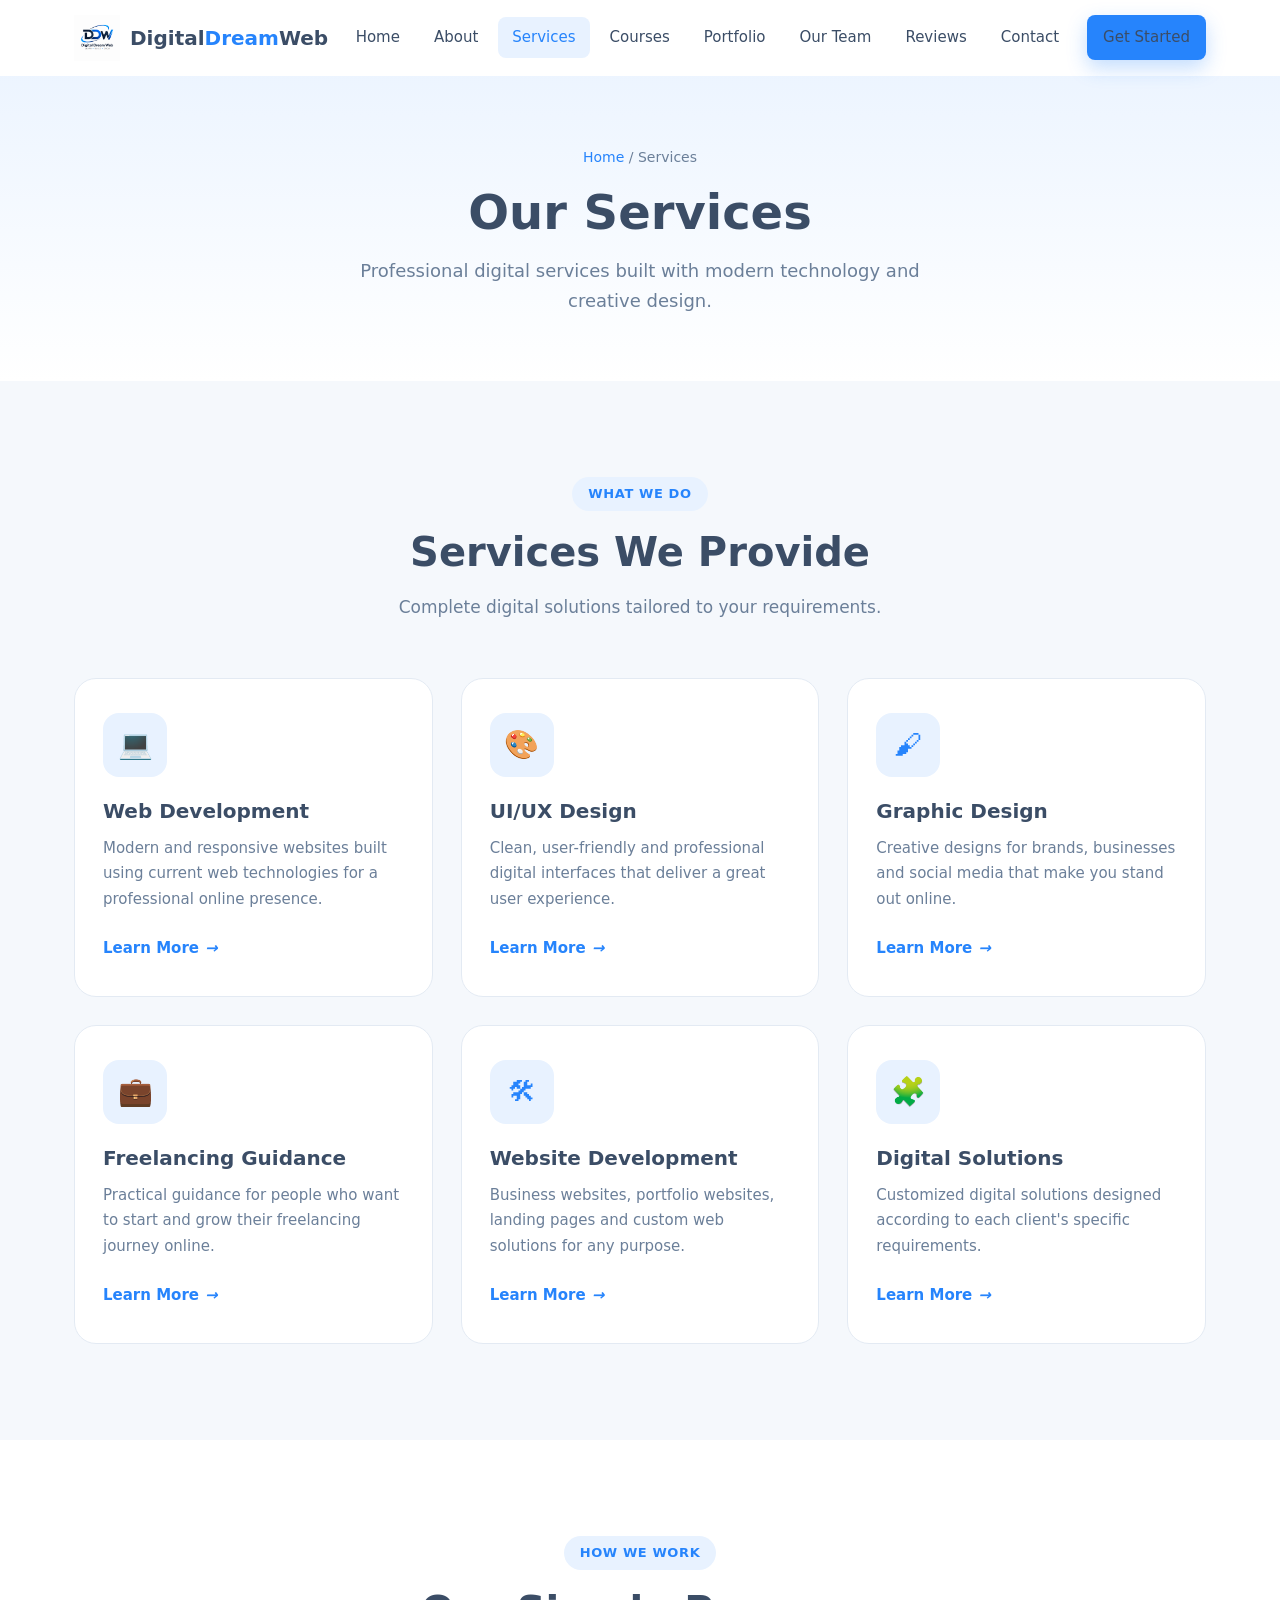
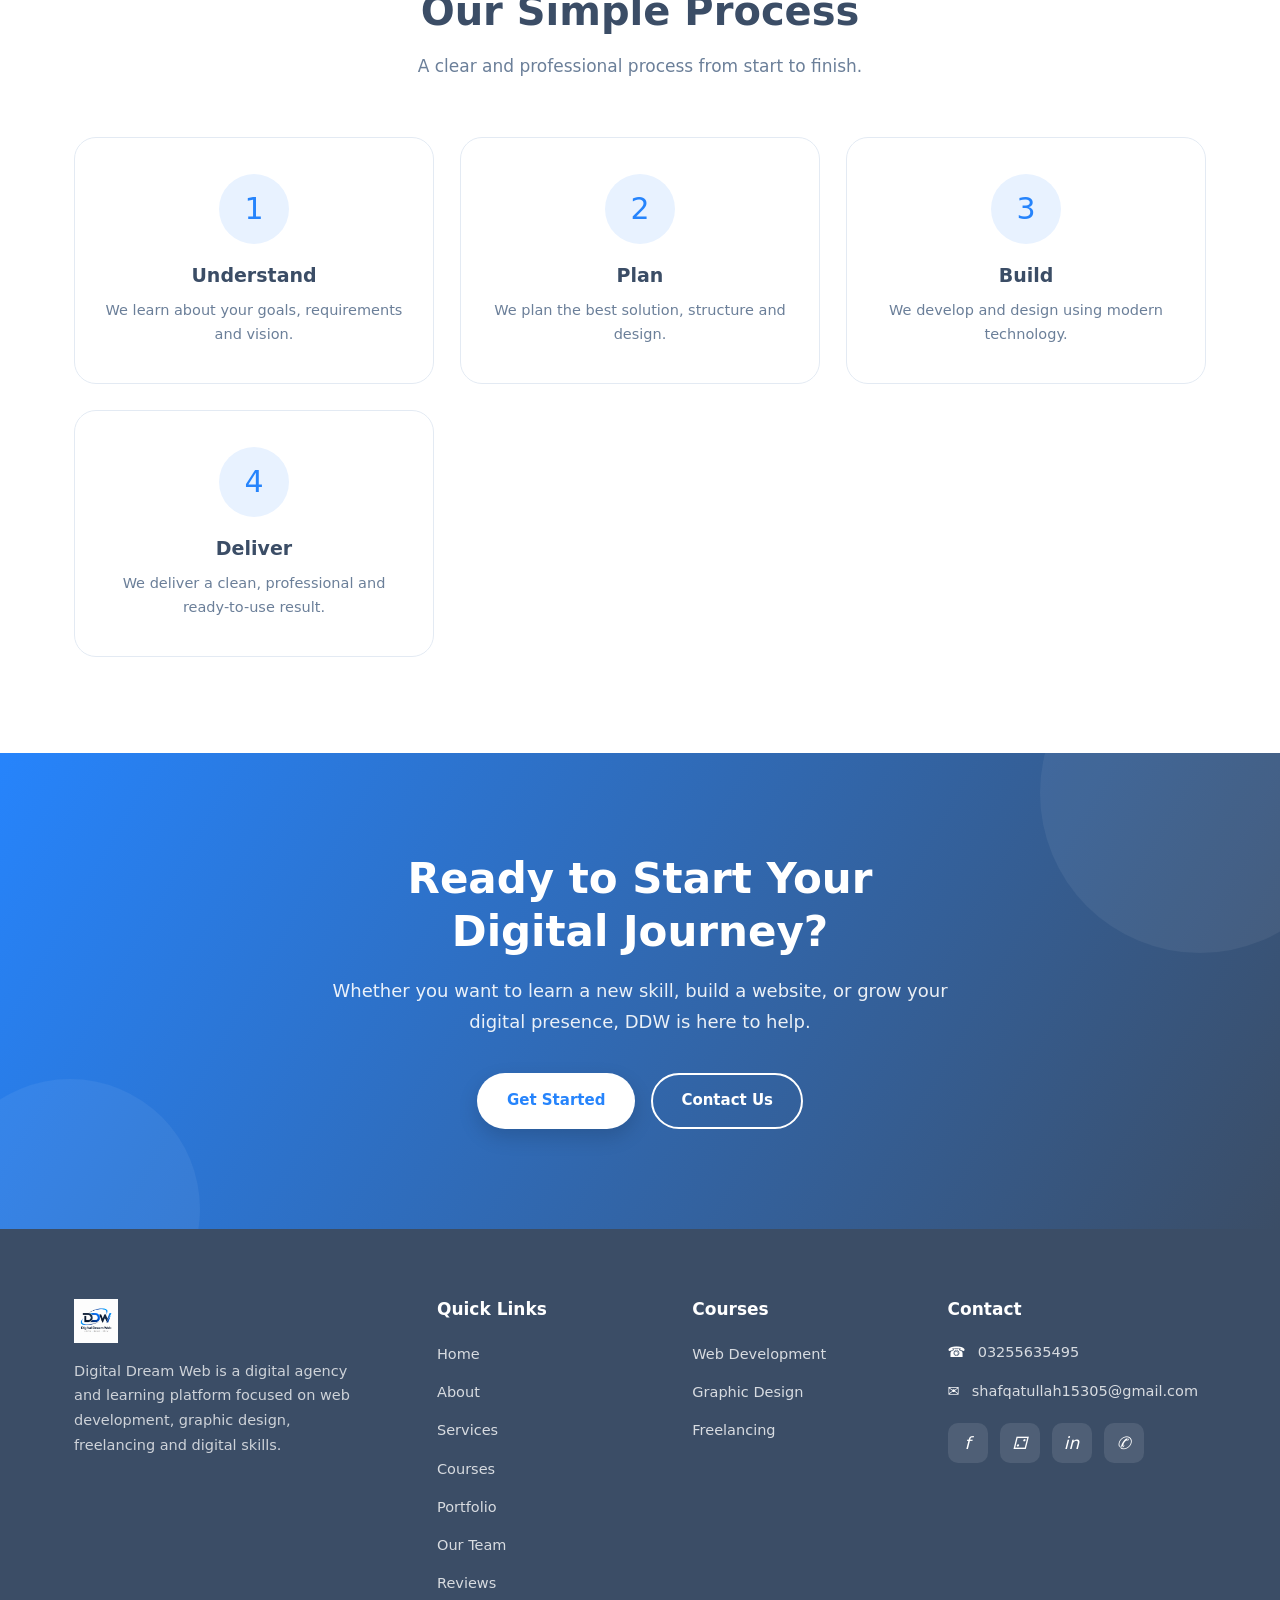
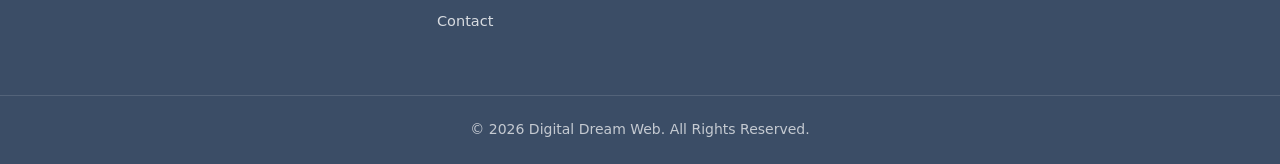
<file: services.html>
﻿<!DOCTYPE html>
<html lang="en">
<head>
  <meta charset="UTF-8">
  <meta name="viewport" content="width=device-width, initial-scale=1.0">
  <title>Our Services â€” Digital Dream Web (DDW)</title>
  <meta name="description" content="Explore the digital services offered by Digital Dream Web (DDW): web development, UI/UX design, graphic design, freelancing guidance, website development and custom digital solutions.">
  <meta name="keywords" content="Digital Dream Web, DDW, Web Development, UI UX Design, Graphic Design, Freelancing Guidance, Website Development, Digital Solutions">
  <link rel="icon" type="image/png" href="images/logo.png">
  <meta property="og:title" content="Services â€” Digital Dream Web">
  <meta property="og:description" content="Web development, creative design and digital solutions.">
  <meta property="og:type" content="website">
  <meta property="og:image" content="images/logo.png">
  <link rel="stylesheet" href="css/style.css">
</head>
<body>

  <header class="header">
    <div class="container navbar">
      <a href="index.html" class="logo" aria-label="Digital Dream Web - Home">
        <img src="images/logo.png" alt="Digital Dream Web logo">
        <span class="logo-text">Digital<span>Dream</span>Web</span>
      </a>
      <nav class="nav-links" aria-label="Primary navigation">
        <a href="index.html">Home</a>
        <a href="about.html">About</a>
        <a href="services.html" class="active">Services</a>
        <a href="courses.html">Courses</a>
        <a href="portfolio.html">Portfolio</a>
        <a href="team.html">Our Team</a>
        <a href="reviews.html">Reviews</a>
        <a href="contact.html">Contact</a>
        <div class="nav-cta">
          <a href="contact.html" class="btn btn-primary btn-sm">Get Started</a>
        </div>
      </nav>
      <button class="nav-toggle" aria-label="Toggle navigation menu" aria-expanded="false">
        <span></span><span></span><span></span>
      </button>
    </div>
  </header>

  <section class="page-hero">
    <div class="container">
      <nav class="breadcrumb" aria-label="Breadcrumb"><a href="index.html">Home</a> / Services</nav>
      <h1 class="hero-up d-1">Our Services</h1>
      <p class="hero-up d-2">Professional digital services built with modern technology and creative design.</p>
    </div>
  </section>

  <section class="section services">
    <div class="container">
      <div class="section-head reveal">
        <span class="section-tag">What We Do</span>
        <h2>Services We Provide</h2>
        <p>Complete digital solutions tailored to your requirements.</p>
      </div>
      <div class="services-grid">
        <div class="service-card reveal">
          <span class="service-ico">&#128187;</span>
          <h3>Web Development</h3>
          <p>Modern and responsive websites built using current web technologies for a professional online presence.</p>
          <a href="contact.html" class="link-more">Learn More <i>&#8594;</i></a>
        </div>
        <div class="service-card reveal delay-1">
          <span class="service-ico">&#127912;</span>
          <h3>UI/UX Design</h3>
          <p>Clean, user-friendly and professional digital interfaces that deliver a great user experience.</p>
          <a href="contact.html" class="link-more">Learn More <i>&#8594;</i></a>
        </div>
        <div class="service-card reveal delay-2">
          <span class="service-ico">&#128396;</span>
          <h3>Graphic Design</h3>
          <p>Creative designs for brands, businesses and social media that make you stand out online.</p>
          <a href="contact.html" class="link-more">Learn More <i>&#8594;</i></a>
        </div>
        <div class="service-card reveal">
          <span class="service-ico">&#128188;</span>
          <h3>Freelancing Guidance</h3>
          <p>Practical guidance for people who want to start and grow their freelancing journey online.</p>
          <a href="contact.html" class="link-more">Learn More <i>&#8594;</i></a>
        </div>
        <div class="service-card reveal delay-1">
          <span class="service-ico">&#128736;</span>
          <h3>Website Development</h3>
          <p>Business websites, portfolio websites, landing pages and custom web solutions for any purpose.</p>
          <a href="contact.html" class="link-more">Learn More <i>&#8594;</i></a>
        </div>
        <div class="service-card reveal delay-2">
          <span class="service-ico">&#129513;</span>
          <h3>Digital Solutions</h3>
          <p>Customized digital solutions designed according to each client's specific requirements.</p>
          <a href="contact.html" class="link-more">Learn More <i>&#8594;</i></a>
        </div>
      </div>
    </div>
  </section>

  <section class="section">
    <div class="container">
      <div class="section-head reveal">
        <span class="section-tag">How We Work</span>
        <h2>Our Simple Process</h2>
        <p>A clear and professional process from start to finish.</p>
      </div>
      <div class="why-grid">
        <div class="why-card reveal">
          <span class="ico">1</span>
          <h3>Understand</h3>
          <p>We learn about your goals, requirements and vision.</p>
        </div>
        <div class="why-card reveal delay-1">
          <span class="ico">2</span>
          <h3>Plan</h3>
          <p>We plan the best solution, structure and design.</p>
        </div>
        <div class="why-card reveal delay-2">
          <span class="ico">3</span>
          <h3>Build</h3>
          <p>We develop and design using modern technology.</p>
        </div>
        <div class="why-card reveal">
          <span class="ico">4</span>
          <h3>Deliver</h3>
          <p>We deliver a clean, professional and ready-to-use result.</p>
        </div>
      </div>
    </div>
  </section>

  <section class="cta">
    <div class="container cta-content reveal">
      <h2>Ready to Start Your Digital Journey?</h2>
      <p>Whether you want to learn a new skill, build a website, or grow your digital presence, DDW is here to help.</p>
      <div class="cta-actions">
        <a href="contact.html" class="btn btn-white">Get Started</a>
        <a href="contact.html" class="btn btn-outline-white">Contact Us</a>
      </div>
    </div>
  </section>

  <footer class="footer">
    <div class="container">
      <div class="footer-grid">
        <div class="footer-brand">
          <a href="index.html" class="logo" aria-label="Digital Dream Web - Home">
            <img src="images/logo.png" alt="Digital Dream Web logo">
          </a>
          <p>Digital Dream Web is a digital agency and learning platform focused on web development, graphic design, freelancing and digital skills.</p>
        </div>
        <div>
          <h4>Quick Links</h4>
          <ul class="footer-links">
            <li><a href="index.html">Home</a></li>
            <li><a href="about.html">About</a></li>
            <li><a href="services.html">Services</a></li>
            <li><a href="courses.html">Courses</a></li>
            <li><a href="portfolio.html">Portfolio</a></li>
            <li><a href="team.html">Our Team</a></li>
            <li><a href="reviews.html">Reviews</a></li>
            <li><a href="contact.html">Contact</a></li>
          </ul>
        </div>
        <div>
          <h4>Courses</h4>
          <ul class="footer-links">
            <li><a href="courses.html">Web Development</a></li>
            <li><a href="courses.html">Graphic Design</a></li>
            <li><a href="courses.html">Freelancing</a></li>
          </ul>
        </div>
        <div>
          <h4>Contact</h4>
          <ul class="footer-contact">
            <li><span class="ico">&#9742;</span> <a href="tel:03255635495">03255635495</a></li>
            <li><span class="ico">&#9993;</span> <a href="mailto:shafqatullah15305@gmail.com">shafqatullah15305@gmail.com</a></li>
          </ul>
          <div class="footer-social">
            <a href="#" aria-label="Facebook"><i>f</i></a>
            <a href="#" aria-label="Instagram"><i>&#9857;</i></a>
            <a href="#" aria-label="LinkedIn"><i>in</i></a>
            <a href="#" aria-label="WhatsApp"><i>&#9990;</i></a>
          </div>
        </div>
      </div>
    </div>
    <div class="footer-bottom">
      <div class="container">&copy; 2026 Digital Dream Web. All Rights Reserved.</div>
    </div>
  </footer>

  <button class="back-to-top" aria-label="Back to top">&#8593;</button>

  <script src="js/script.js"></script>
</body>
</html>
</file>
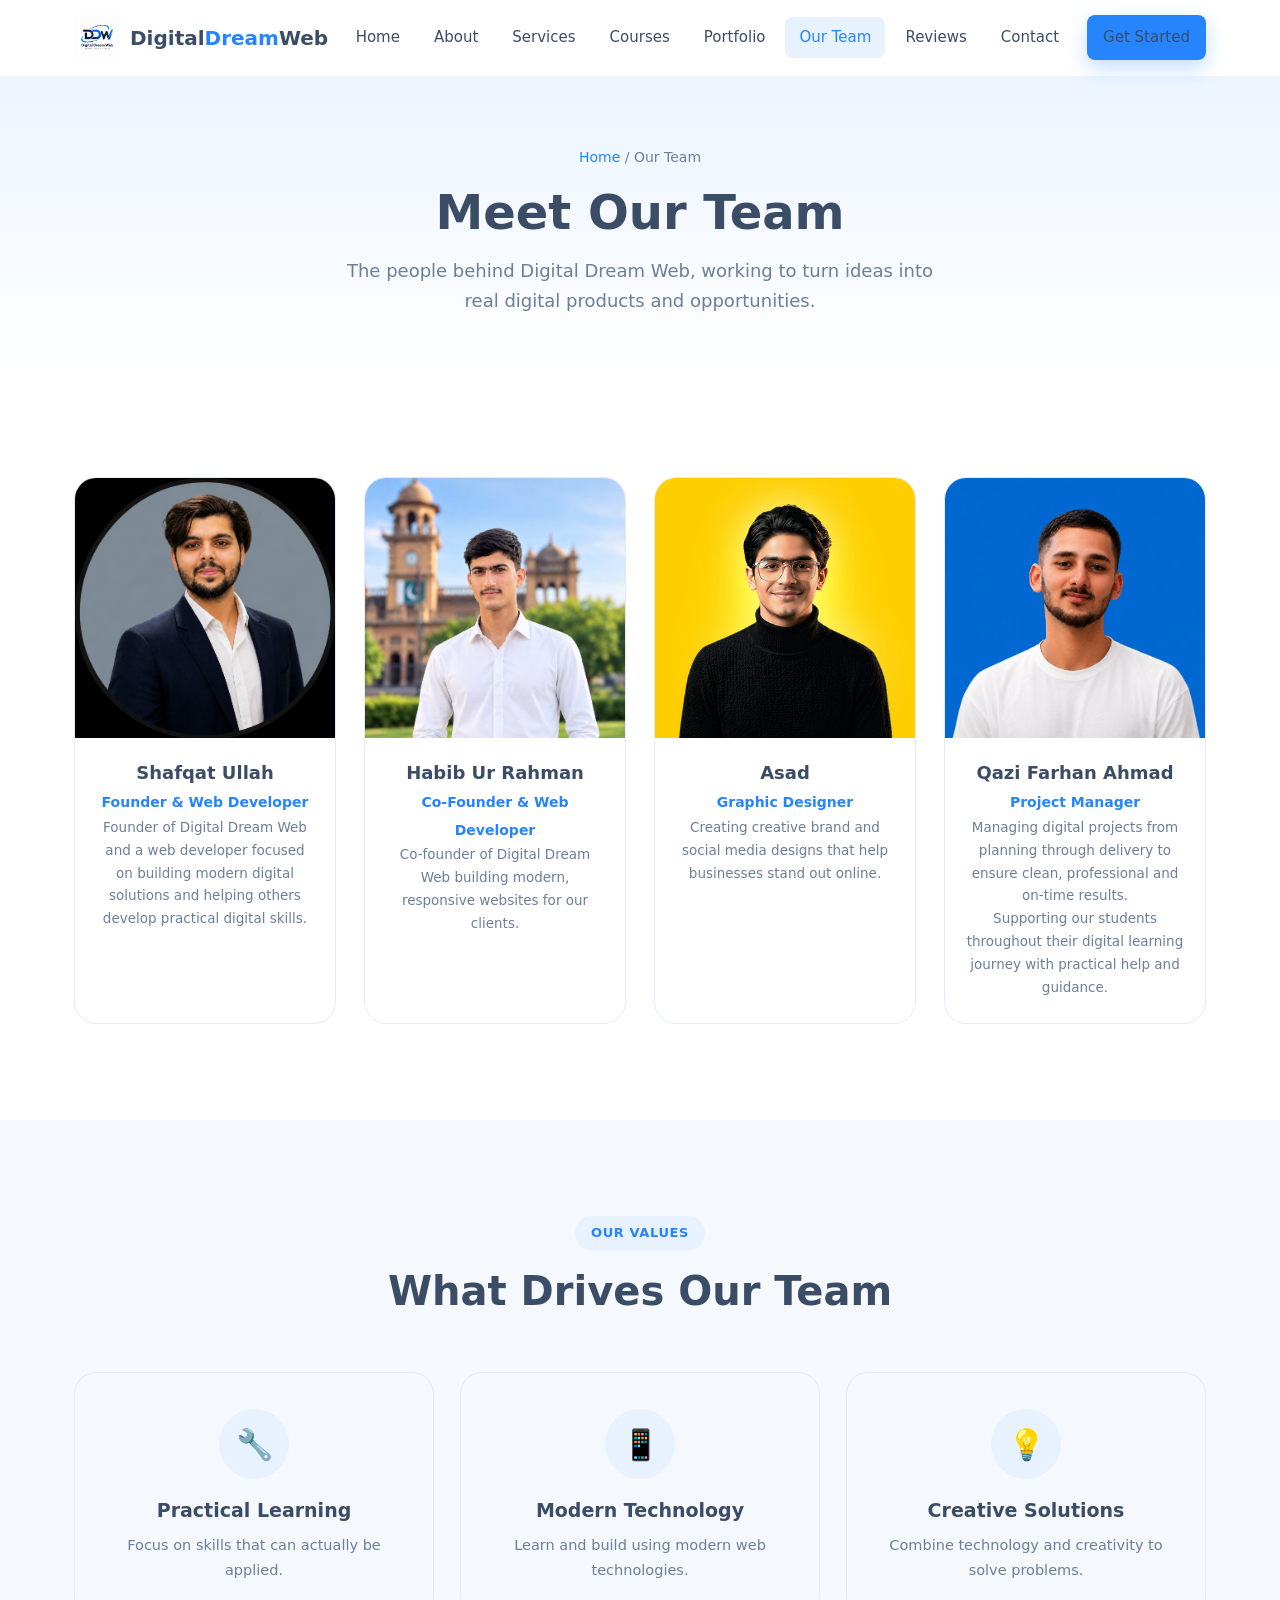
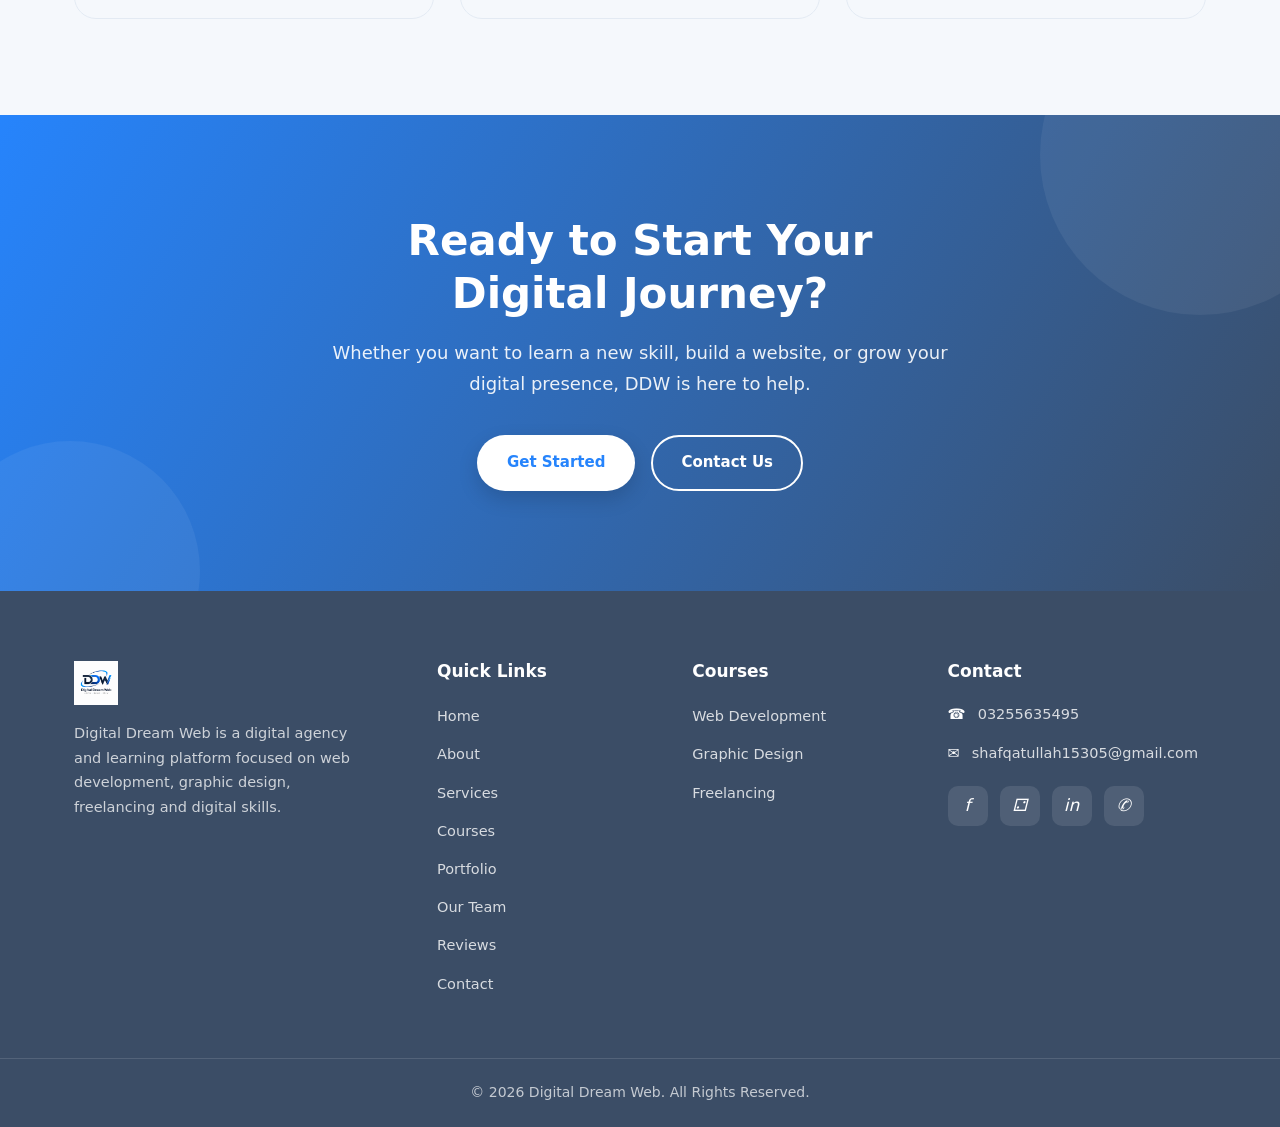
<file: team.html>
﻿<!DOCTYPE html>
<html lang="en">
<head>
  <meta charset="UTF-8">
  <meta name="viewport" content="width=device-width, initial-scale=1.0">
  <title>Our Team â€” Meet the Digital Dream Web Team</title>
  <meta name="description" content="Meet the professional team at Digital Dream Web (DDW). Learn about our founder Shafqat Ullah and the talented people building modern digital solutions and teaching practical digital skills.">
  <meta name="keywords" content="Digital Dream Web Team, DDW Team, Shafqat Ullah, Web Developer, Graphic Designer, Freelancing Mentor">
  <link rel="icon" type="image/png" href="images/logo.png">
  <meta property="og:title" content="Our Team â€” Digital Dream Web">
  <meta property="og:description" content="Meet the team behind DDW.">
  <meta property="og:type" content="website">
  <meta property="og:image" content="images/logo.png">
  <link rel="stylesheet" href="css/style.css">
</head>
<body>

  <header class="header">
    <div class="container navbar">
      <a href="index.html" class="logo" aria-label="Digital Dream Web - Home">
        <img src="images/logo.png" alt="Digital Dream Web logo">
        <span class="logo-text">Digital<span>Dream</span>Web</span>
      </a>
      <nav class="nav-links" aria-label="Primary navigation">
        <a href="index.html">Home</a>
        <a href="about.html">About</a>
        <a href="services.html">Services</a>
        <a href="courses.html">Courses</a>
        <a href="portfolio.html">Portfolio</a>
        <a href="team.html" class="active">Our Team</a>
        <a href="reviews.html">Reviews</a>
        <a href="contact.html">Contact</a>
        <div class="nav-cta">
          <a href="contact.html" class="btn btn-primary btn-sm">Get Started</a>
        </div>
      </nav>
      <button class="nav-toggle" aria-label="Toggle navigation menu" aria-expanded="false">
        <span></span><span></span><span></span>
      </button>
    </div>
  </header>

  <section class="page-hero">
    <div class="container">
      <nav class="breadcrumb" aria-label="Breadcrumb"><a href="index.html">Home</a> / Our Team</nav>
      <h1 class="hero-up d-1">Meet Our Team</h1>
      <p class="hero-up d-2">The people behind Digital Dream Web, working to turn ideas into real digital products and opportunities.</p>
    </div>
  </section>

    <section class="section">
    <div class="container">
      <div class="team-grid">
        <div class="team-card reveal">
          <div class="team-photo">
            <img src="images/team/shafqat.png" alt="Shafqat Ullah - Founder and Web Developer of Digital Dream Web">
            <div class="team-social">
              <a href="#" aria-label="Facebook"><i>f</i></a>
              <a href="#" aria-label="Instagram"><i>&#9857;</i></a>
              <a href="#" aria-label="LinkedIn"><i>in</i></a>
            </div>
          </div>
          <div class="team-body">
            <h3>Shafqat Ullah</h3>
            <span class="role">Founder & Web Developer</span>
            <p>Founder of Digital Dream Web and a web developer focused on building modern digital solutions and helping others develop practical digital skills.</p>
          </div>
        </div>
        <div class="team-card reveal delay-1">
          <div class="team-photo">
            <img src="images/team/hakim.jpg" alt="Habib Ur Rahman - Web Developer on the Digital Dream Web team">
            <div class="team-social">
              <a href="#" aria-label="Facebook"><i>f</i></a>
              <a href="#" aria-label="Instagram"><i>&#9857;</i></a>
              <a href="#" aria-label="LinkedIn"><i>in</i></a>
            </div>
          </div>
          <div class="team-body">
            <h3>Habib Ur Rahman</h3>
            <span class="role">Co-Founder & Web Developer</span>
            <p>Co-founder of Digital Dream Web building modern, responsive websites for our clients.</p>
          </div>
        </div>
        <div class="team-card reveal delay-2">
          <div class="team-photo">
            <img src="images/team/asad.jpg" alt="Asad - Designer on the Digital Dream Web team">
            <div class="team-social">
              <a href="#" aria-label="Facebook"><i>f</i></a>
              <a href="#" aria-label="Instagram"><i>&#9857;</i></a>
              <a href="#" aria-label="LinkedIn"><i>in</i></a>
            </div>
          </div>
          <div class="team-body">
            <h3>Asad</h3>
            <span class="role">Graphic Designer</span>
            <p>Creating creative brand and social media designs that help businesses stand out online.</p>
          </div>
        </div>
        <div class="team-card reveal delay-3">
          <div class="team-photo">
            <img src="images/team/qazi.jpg" alt="Qazi Farhan Ahmad - Project Manager at Digital Dream Web">
            <div class="team-social">
              <a href="#" aria-label="Facebook"><i>f</i></a>
              <a href="#" aria-label="Instagram"><i>&#9857;</i></a>
              <a href="#" aria-label="LinkedIn"><i>in</i></a>
            </div>
          </div>
          <div class="team-body">
            <h3>Qazi Farhan Ahmad</h3>
            <span class="role">Project Manager</span>
            <p>Managing digital projects from planning through delivery to ensure clean, professional and on-time results.</p>
            <p>Supporting our students throughout their digital learning journey with practical help and guidance.</p>
          </div>
        </div>
      </div>
    </div>
  </section>

  <section class="section services">
    <div class="container">
      <div class="section-head reveal">
        <span class="section-tag">Our Values</span>
        <h2>What Drives Our Team</h2>
      </div>
      <div class="why-grid">
        <div class="why-card reveal">
          <span class="ico">&#128295;</span>
          <h3>Practical Learning</h3>
          <p>Focus on skills that can actually be applied.</p>
        </div>
        <div class="why-card reveal delay-1">
          <span class="ico">&#128241;</span>
          <h3>Modern Technology</h3>
          <p>Learn and build using modern web technologies.</p>
        </div>
        <div class="why-card reveal delay-2">
          <span class="ico">&#128161;</span>
          <h3>Creative Solutions</h3>
          <p>Combine technology and creativity to solve problems.</p>
        </div>
      </div>
    </div>
  </section>

  <section class="cta">
    <div class="container cta-content reveal">
      <h2>Ready to Start Your Digital Journey?</h2>
      <p>Whether you want to learn a new skill, build a website, or grow your digital presence, DDW is here to help.</p>
      <div class="cta-actions">
        <a href="contact.html" class="btn btn-white">Get Started</a>
        <a href="contact.html" class="btn btn-outline-white">Contact Us</a>
      </div>
    </div>
  </section>

  <footer class="footer">
    <div class="container">
      <div class="footer-grid">
        <div class="footer-brand">
          <a href="index.html" class="logo" aria-label="Digital Dream Web - Home">
            <img src="images/logo.png" alt="Digital Dream Web logo">
          </a>
          <p>Digital Dream Web is a digital agency and learning platform focused on web development, graphic design, freelancing and digital skills.</p>
        </div>
        <div>
          <h4>Quick Links</h4>
          <ul class="footer-links">
            <li><a href="index.html">Home</a></li>
            <li><a href="about.html">About</a></li>
            <li><a href="services.html">Services</a></li>
            <li><a href="courses.html">Courses</a></li>
            <li><a href="portfolio.html">Portfolio</a></li>
            <li><a href="team.html">Our Team</a></li>
            <li><a href="reviews.html">Reviews</a></li>
            <li><a href="contact.html">Contact</a></li>
          </ul>
        </div>
        <div>
          <h4>Courses</h4>
          <ul class="footer-links">
            <li><a href="courses.html">Web Development</a></li>
            <li><a href="courses.html">Graphic Design</a></li>
            <li><a href="courses.html">Freelancing</a></li>
          </ul>
        </div>
        <div>
          <h4>Contact</h4>
          <ul class="footer-contact">
            <li><span class="ico">&#9742;</span> <a href="tel:03255635495">03255635495</a></li>
            <li><span class="ico">&#9993;</span> <a href="mailto:shafqatullah15305@gmail.com">shafqatullah15305@gmail.com</a></li>
          </ul>
          <div class="footer-social">
            <a href="#" aria-label="Facebook"><i>f</i></a>
            <a href="#" aria-label="Instagram"><i>&#9857;</i></a>
            <a href="#" aria-label="LinkedIn"><i>in</i></a>
            <a href="#" aria-label="WhatsApp"><i>&#9990;</i></a>
          </div>
        </div>
      </div>
    </div>
    <div class="footer-bottom">
      <div class="container">&copy; 2026 Digital Dream Web. All Rights Reserved.</div>
    </div>
  </footer>

  <button class="back-to-top" aria-label="Back to top">&#8593;</button>

  <script src="js/script.js"></script>
</body>
</html>
</file>
<file: css/style.css>
/* ============================================================
   DIGITAL DREAM WEB (DDW) — Style Sheet
   Theme  : #2684FC (Primary Blue) | #3B4D66 (Slate) | #FFFFFF
   Author : Digital Dream Web
   ============================================================ */

/* ---------- CSS Variables ---------- */
:root {
  --primary: #2684FC;
  --primary-dark: #1a66c4;
  --primary-light: #e8f2ff;
  --slate: #3B4D66;
  --slate-dark: #2c3a4d;
  --slate-light: #5c708c;
  --white: #FFFFFF;
  --bg: #FFFFFF;
  --bg-light: #f5f8fc;
  --text: #3B4D66;
  --muted: #6b7f99;
  --border: #e3eaf3;
  --shadow-sm: 0 2px 10px rgba(38, 132, 252, 0.08);
  --shadow-md: 0 10px 30px rgba(38, 132, 252, 0.12);
  --shadow-lg: 0 20px 50px rgba(38, 132, 252, 0.16);
  --radius: 14px;
  --radius-lg: 22px;
  --transition: 0.3s ease;
  --container: 1180px;
  --header-h: 76px;
}

/* ---------- Reset & Base ---------- */
*,
*::before,
*::after {
  margin: 0;
  padding: 0;
  box-sizing: border-box;
}

html {
  scroll-behavior: smooth;
  -webkit-text-size-adjust: 100%;
}

body {
  font-family: "Segoe UI", system-ui, -apple-system, Arial, sans-serif;
  color: var(--text);
  background: var(--bg);
  line-height: 1.7;
  font-size: 16px;
  overflow-x: hidden;
}

body.no-scroll {
  overflow: hidden;
}

img {
  max-width: 100%;
  display: block;
}

a {
  text-decoration: none;
  color: inherit;
}

ul {
  list-style: none;
}

button {
  font-family: inherit;
  cursor: pointer;
  border: none;
  background: none;
}

.container {
  width: 100%;
  max-width: var(--container);
  margin: 0 auto;
  padding: 0 24px;
}

/* ---------- Typography ---------- */
h1, h2, h3, h4 {
  color: var(--slate);
  line-height: 1.25;
  font-weight: 700;
}

.section {
  padding: 96px 0;
}

.section-head {
  max-width: 640px;
  margin: 0 auto 56px;
  text-align: center;
}

.section-tag {
  display: inline-block;
  padding: 6px 16px;
  border-radius: 40px;
  background: var(--primary-light);
  color: var(--primary);
  font-size: 13px;
  font-weight: 600;
  letter-spacing: 0.6px;
  text-transform: uppercase;
  margin-bottom: 16px;
}

.section-head h2 {
  font-size: clamp(28px, 4vw, 40px);
  margin-bottom: 16px;
}

.section-head p {
  color: var(--muted);
  font-size: 17px;
}

/* ---------- Buttons ---------- */
.btn {
  display: inline-flex;
  align-items: center;
  justify-content: center;
  gap: 8px;
  padding: 13px 28px;
  border-radius: 40px;
  font-size: 15px;
  font-weight: 600;
  transition: var(--transition);
  border: 2px solid transparent;
  white-space: nowrap;
}

.btn-primary {
  background: var(--primary);
  color: var(--white);
  box-shadow: 0 8px 20px rgba(38, 132, 252, 0.28);
}

.btn-primary:hover {
  background: var(--primary-dark);
  transform: translateY(-3px);
  box-shadow: 0 12px 26px rgba(38, 132, 252, 0.36);
}

.btn-outline {
  border-color: var(--primary);
  color: var(--primary);
  background: transparent;
}

.btn-outline:hover {
  background: var(--primary-light);
}

.btn-white {
  background: var(--white);
  color: var(--primary);
  box-shadow: 0 8px 20px rgba(0, 0, 0, 0.15);
}

.btn-white:hover {
  transform: translateY(-3px);
}

.btn-outline-white {
  border-color: var(--white);
  color: var(--white);
  background: transparent;
}

.btn-outline-white:hover {
  background: rgba(255, 255, 255, 0.15);
}

.btn-sm {
  padding: 10px 20px;
  font-size: 14px;
}

.btn-download {
  border-color: var(--slate);
  color: var(--slate);
  background: var(--white);
}

.btn-download:hover,
.btn-download:focus-visible {
  color: var(--white);
  background: var(--slate);
  transform: translateY(-3px);
}

/* ---------- Website Download ---------- */
.download-strip {
  position: relative;
  z-index: 2;
  padding: 24px 0;
  color: var(--white);
  background: var(--slate-dark);
  border-top: 4px solid var(--primary);
}

.download-strip-inner,
.download-copy {
  display: flex;
  align-items: center;
}

.download-strip-inner {
  justify-content: space-between;
  gap: 28px;
}

.download-copy {
  gap: 18px;
}

.download-icon {
  display: grid;
  place-items: center;
  flex: 0 0 58px;
  height: 58px;
  border: 1px solid rgba(255, 255, 255, 0.25);
  border-radius: 12px;
  background: rgba(255, 255, 255, 0.08);
  font-size: 13px;
  font-weight: 800;
  letter-spacing: 1px;
}

.download-strip h2 {
  color: var(--white);
  font-size: clamp(20px, 3vw, 28px);
  margin-bottom: 3px;
}

.download-strip p {
  color: rgba(255, 255, 255, 0.74);
}

.btn-download-solid {
  flex-shrink: 0;
  color: var(--slate-dark);
  background: var(--white);
  box-shadow: 0 10px 26px rgba(0, 0, 0, 0.2);
}

.btn-download-solid:hover,
.btn-download-solid:focus-visible {
  color: var(--white);
  background: var(--primary);
  transform: translateY(-3px);
}

@media (max-width: 760px) {
  .download-strip-inner {
    align-items: stretch;
    flex-direction: column;
  }

  .btn-download-solid {
    width: 100%;
  }
}

/* ---------- Header / Navbar ---------- */
.header {
  position: fixed;
  top: 0;
  left: 0;
  right: 0;
  z-index: 1000;
  height: var(--header-h);
  background: var(--white);
  transition: var(--transition);
  border-bottom: 1px solid transparent;
}

.header.scrolled {
  box-shadow: var(--shadow-md);
  border-bottom: 1px solid var(--border);
  height: 66px;
}

.navbar {
  height: 100%;
  display: flex;
  align-items: center;
  justify-content: space-between;
}

.logo {
  display: flex;
  align-items: center;
  gap: 10px;
  flex-shrink: 0;
}

.logo img {
  height: 46px;
  width: auto;
  transition: var(--transition);
}

.header.scrolled .logo img {
  height: 40px;
}

.logo-text {
  font-size: 20px;
  font-weight: 700;
  color: var(--slate);
}

.logo-text span {
  color: var(--primary);
}

.nav-links {
  display: flex;
  align-items: center;
  gap: 6px;
}

.nav-links a {
  padding: 8px 14px;
  font-size: 15px;
  font-weight: 500;
  color: var(--slate);
  border-radius: 8px;
  transition: var(--transition);
}

.nav-links a:hover,
.nav-links a.active {
  color: var(--primary);
  background: var(--primary-light);
}

.nav-cta {
  margin-left: 8px;
}

.nav-toggle {
  display: none;
  flex-direction: column;
  gap: 5px;
  padding: 8px;
}

.nav-toggle span {
  width: 26px;
  height: 3px;
  background: var(--slate);
  border-radius: 3px;
  transition: var(--transition);
}

.nav-toggle.active span:nth-child(1) {
  transform: translateY(8px) rotate(45deg);
}

.nav-toggle.active span:nth-child(2) {
  opacity: 0;
}

.nav-toggle.active span:nth-child(3) {
  transform: translateY(-8px) rotate(-45deg);
}

/* ---------- Hero ---------- */
.hero {
  padding: calc(var(--header-h) + 60px) 0 80px;
  background: linear-gradient(180deg, var(--primary-light) 0%, var(--bg) 100%);
  position: relative;
  overflow: hidden;
}

.hero-grid {
  display: grid;
  grid-template-columns: 1.1fr 0.9fr;
  gap: 56px;
  align-items: center;
}

.hero-badge {
  display: inline-flex;
  align-items: center;
  gap: 8px;
  padding: 8px 18px;
  background: var(--white);
  border: 1px solid var(--border);
  border-radius: 40px;
  font-size: 14px;
  font-weight: 600;
  color: var(--primary);
  box-shadow: var(--shadow-sm);
  margin-bottom: 24px;
}

.hero-badge .dot {
  width: 9px;
  height: 9px;
  border-radius: 50%;
  background: var(--primary);
  animation: pulse 2s infinite;
}

.hero h1 {
  font-size: clamp(34px, 5vw, 56px);
  margin-bottom: 24px;
}

.hero h1 .highlight {
  color: var(--primary);
  position: relative;
}

.hero p {
  font-size: 18px;
  color: var(--muted);
  margin-bottom: 36px;
  max-width: 540px;
}

.hero-actions {
  display: flex;
  gap: 16px;
  flex-wrap: wrap;
}

.hero-stats-mini {
  display: flex;
  gap: 28px;
  margin-top: 44px;
  padding-top: 28px;
  border-top: 1px solid var(--border);
}

.hero-stats-mini div {
  display: flex;
  flex-direction: column;
}

.hero-stats-mini strong {
  font-size: 24px;
  color: var(--primary);
}

.hero-stats-mini span {
  font-size: 13px;
  color: var(--muted);
}

.hero-visual {
  position: relative;
  display: flex;
  justify-content: center;
}

.hero-visual img {
  border-radius: var(--radius-lg);
  box-shadow: var(--shadow-lg);
  max-height: 480px;
  width: 100%;
  object-fit: cover;
}

.hero-float {
  position: absolute;
  background: var(--white);
  border-radius: 14px;
  box-shadow: var(--shadow-md);
  padding: 14px 18px;
  display: flex;
  align-items: center;
  gap: 12px;
  font-size: 14px;
  font-weight: 600;
}

.hero-float .ico {
  width: 42px;
  height: 42px;
  border-radius: 10px;
  background: var(--primary-light);
  color: var(--primary);
  display: grid;
  place-items: center;
  font-size: 20px;
}

.hero-float.float-1 {
  top: 40px;
  left: -20px;
  animation: float 5s ease-in-out infinite;
}

.hero-float.float-2 {
  bottom: 60px;
  right: -10px;
  animation: float 6s ease-in-out infinite 0.5s;
}

/* ---------- Stats ---------- */
.stats {
  padding: 70px 0;
  background: var(--slate);
}

.stats-grid {
  display: grid;
  grid-template-columns: repeat(4, 1fr);
  gap: 32px;
}

.stat-item {
  text-align: center;
  color: var(--white);
  padding: 10px;
}

.stat-item .stat-ico {
  font-size: 34px;
  margin-bottom: 12px;
}

.stat-item .num {
  font-size: 44px;
  font-weight: 700;
  line-height: 1;
  color: var(--white);
}

.stat-item .num span {
  color: var(--white);
}

.stat-item .label {
  margin-top: 10px;
  font-size: 15px;
  color: rgba(255, 255, 255, 0.85);
  letter-spacing: 0.4px;
}

/* ---------- About ---------- */
.about-grid {
  display: grid;
  grid-template-columns: 0.9fr 1.1fr;
  gap: 56px;
  align-items: center;
}

.about-visual img {
  border-radius: var(--radius-lg);
  box-shadow: var(--shadow-lg);
  width: 100%;
}

.about-content .section-tag {
  margin-top: 0;
}

.about-content h2 {
  font-size: clamp(28px, 4vw, 38px);
  margin-bottom: 20px;
}

.about-content > p {
  color: var(--muted);
  margin-bottom: 32px;
}

.mission-vision {
  display: grid;
  grid-template-columns: 1fr 1fr;
  gap: 20px;
  margin-bottom: 32px;
}

.mv-card {
  padding: 24px;
  background: var(--bg-light);
  border: 1px solid var(--border);
  border-radius: var(--radius);
  transition: var(--transition);
}

.mv-card:hover {
  transform: translateY(-4px);
  box-shadow: var(--shadow-md);
  border-color: var(--primary);
}

.mv-card .ico {
  width: 46px;
  height: 46px;
  border-radius: 12px;
  background: var(--primary-light);
  color: var(--primary);
  display: grid;
  place-items: center;
  font-size: 22px;
  margin-bottom: 14px;
}

.mv-card h3 {
  font-size: 18px;
  margin-bottom: 8px;
}

.mv-card p {
  font-size: 14px;
  color: var(--muted);
}

/* ---------- Services ---------- */
.services {
  background: var(--bg-light);
}

.services-grid {
  display: grid;
  grid-template-columns: repeat(3, 1fr);
  gap: 28px;
}

.service-card {
  background: var(--white);
  border: 1px solid var(--border);
  border-radius: var(--radius-lg);
  padding: 34px 28px;
  transition: var(--transition);
  position: relative;
  overflow: hidden;
}

.service-card::before {
  content: "";
  position: absolute;
  top: 0;
  left: 0;
  right: 0;
  height: 4px;
  background: var(--primary);
  transform: scaleX(0);
  transition: var(--transition);
  transform-origin: left;
}

.service-card:hover::before {
  transform: scaleX(1);
}

.service-card:hover {
  transform: translateY(-8px);
  box-shadow: var(--shadow-lg);
  border-color: var(--primary);
}

.service-ico {
  width: 64px;
  height: 64px;
  border-radius: 16px;
  background: var(--primary-light);
  color: var(--primary);
  display: grid;
  place-items: center;
  font-size: 28px;
  margin-bottom: 22px;
  transition: var(--transition);
}

.service-card:hover .service-ico {
  background: var(--primary);
  color: var(--white);
}

.service-card h3 {
  font-size: 20px;
  margin-bottom: 12px;
}

.service-card p {
  color: var(--muted);
  font-size: 15px;
  margin-bottom: 22px;
}

.link-more {
  display: inline-flex;
  align-items: center;
  gap: 6px;
  color: var(--primary);
  font-weight: 600;
  font-size: 15px;
}

.link-more i {
  transition: var(--transition);
}

.link-more:hover i {
  transform: translateX(4px);
}

/* ---------- Courses ---------- */
.courses {
  background: var(--bg-light);
}

.courses-grid {
  display: grid;
  grid-template-columns: repeat(3, 1fr);
  gap: 28px;
}

.course-card {
  background: var(--white);
  border: 1px solid var(--border);
  border-radius: var(--radius-lg);
  overflow: hidden;
  transition: var(--transition);
  display: flex;
  flex-direction: column;
}

.course-card:hover {
  transform: translateY(-8px);
  box-shadow: var(--shadow-lg);
  border-color: var(--primary);
}

.course-img {
  position: relative;
  overflow: hidden;
  aspect-ratio: 16/9;
}

.course-img img {
  width: 100%;
  height: 100%;
  object-fit: cover;
  transition: transform 0.5s ease;
}

.course-card:hover .course-img img {
  transform: scale(1.06);
}

.course-level {
  position: absolute;
  top: 14px;
  left: 14px;
  background: var(--white);
  color: var(--primary);
  font-size: 12px;
  font-weight: 700;
  padding: 5px 12px;
  border-radius: 30px;
  box-shadow: var(--shadow-sm);
}

.course-body {
  padding: 26px;
  display: flex;
  flex-direction: column;
  flex: 1;
}

.course-body h3 {
  font-size: 21px;
  margin-bottom: 10px;
}

.course-body > p {
  color: var(--muted);
  font-size: 14px;
  margin-bottom: 18px;
}

.skills {
  display: flex;
  flex-wrap: wrap;
  gap: 8px;
  margin-bottom: 22px;
}

.skills li {
  background: var(--bg-light);
  border: 1px solid var(--border);
  color: var(--slate);
  font-size: 12.5px;
  font-weight: 600;
  padding: 5px 12px;
  border-radius: 30px;
}

.course-foot {
  margin-top: auto;
  padding-top: 18px;
  border-top: 1px solid var(--border);
}

/* ---------- Why Choose ---------- */
.why-grid {
  display: grid;
  grid-template-columns: repeat(3, 1fr);
  gap: 26px;
}

.why-card {
  text-align: center;
  padding: 36px 28px;
  border: 1px solid var(--border);
  border-radius: var(--radius-lg);
  transition: var(--transition);
}

.why-card:hover {
  transform: translateY(-6px);
  box-shadow: var(--shadow-md);
  border-color: var(--primary);
}

.why-card .ico {
  width: 70px;
  height: 70px;
  margin: 0 auto 20px;
  border-radius: 50%;
  background: var(--primary-light);
  color: var(--primary);
  display: grid;
  place-items: center;
  font-size: 30px;
}

.why-card h3 {
  font-size: 19px;
  margin-bottom: 10px;
}

.why-card p {
  color: var(--muted);
  font-size: 14.5px;
}

/* ---------- Portfolio ---------- */
.portfolio-filters {
  display: flex;
  justify-content: center;
  gap: 12px;
  flex-wrap: wrap;
  margin-bottom: 40px;
}

.filter-btn {
  padding: 10px 22px;
  border-radius: 30px;
  border: 1px solid var(--border);
  color: var(--slate);
  font-weight: 600;
  font-size: 14.5px;
  transition: var(--transition);
  background: var(--white);
}

.filter-btn:hover,
.filter-btn.active {
  background: var(--primary);
  color: var(--white);
  border-color: var(--primary);
  box-shadow: 0 6px 16px rgba(38, 132, 252, 0.3);
}

.portfolio-grid {
  display: grid;
  grid-template-columns: repeat(3, 1fr);
  gap: 28px;
}

.project-card {
  background: var(--white);
  border: 1px solid var(--border);
  border-radius: var(--radius-lg);
  overflow: hidden;
  transition: var(--transition);
  animation: fadeUp 0.5s ease both;
}

.project-card:hover {
  transform: translateY(-8px);
  box-shadow: var(--shadow-lg);
}

.project-img {
  aspect-ratio: 16/11;
  overflow: hidden;
  position: relative;
}

.project-img img {
  width: 100%;
  height: 100%;
  object-fit: cover;
  transition: transform 0.5s ease;
}

.project-card:hover .project-img img {
  transform: scale(1.07);
}

.project-cat {
  position: absolute;
  bottom: 12px;
  left: 12px;
  background: var(--primary);
  color: var(--white);
  font-size: 12px;
  font-weight: 600;
  padding: 5px 12px;
  border-radius: 30px;
}

.project-body {
  padding: 24px;
}

.project-body h3 {
  font-size: 18px;
  margin-bottom: 8px;
}

.project-body p {
  color: var(--muted);
  font-size: 14px;
  margin-bottom: 16px;
}

.project-card.hide {
  display: none;
}

/* ---------- Team ---------- */
.team-grid {
  display: grid;
  grid-template-columns: repeat(4, 1fr);
  gap: 28px;
}

.team-card {
  background: var(--white);
  border: 1px solid var(--border);
  border-radius: var(--radius-lg);
  overflow: hidden;
  transition: var(--transition);
  text-align: center;
}

.team-card:hover {
  transform: translateY(-8px);
  box-shadow: var(--shadow-lg);
  border-color: var(--primary);
}

.team-photo {
  aspect-ratio: 1/1;
  overflow: hidden;
  position: relative;
}

.team-photo img {
  width: 100%;
  height: 100%;
  object-fit: cover;
  transition: transform 0.5s ease;
}

.team-card:hover .team-photo img {
  transform: scale(1.06);
}

.team-social {
  position: absolute;
  inset: 0;
  display: flex;
  align-items: center;
  justify-content: center;
  gap: 12px;
  background: rgba(38, 132, 252, 0.55);
  opacity: 0;
  transition: var(--transition);
}

.team-card:hover .team-social {
  opacity: 1;
}

.team-social a {
  width: 40px;
  height: 40px;
  border-radius: 50%;
  background: var(--white);
  color: var(--primary);
  display: grid;
  place-items: center;
  font-size: 18px;
  transition: var(--transition);
}

.team-social a:hover {
  background: var(--primary);
  color: var(--white);
  transform: translateY(-3px);
}

.team-body {
  padding: 24px 20px;
}

.team-body h3 {
  font-size: 18px;
  margin-bottom: 4px;
}

.team-body .role {
  color: var(--primary);
  font-weight: 600;
  font-size: 14px;
  margin-bottom: 10px;
}

.team-body p {
  color: var(--muted);
  font-size: 13.5px;
}

/* ---------- Reviews ---------- */
.reviews {
  background: var(--bg-light);
}

.slider-wrap {
  max-width: 820px;
  margin: 0 auto;
  position: relative;
}

.slider {
  overflow: hidden;
  border-radius: var(--radius-lg);
}

.slider-track {
  display: flex;
  transition: transform 0.55s cubic-bezier(0.25, 0.8, 0.35, 1);
}

.testimonial {
  flex: 0 0 100%;
  background: var(--white);
  border: 1px solid var(--border);
  box-shadow: var(--shadow-md);
  border-radius: var(--radius-lg);
  padding: 48px 40px;
  text-align: center;
}

.testimonial .quote-ico {
  font-size: 46px;
  color: var(--primary);
  margin-bottom: 16px;
  line-height: 1;
}

.testimonial blockquote {
  font-size: 19px;
  color: var(--slate);
  font-style: italic;
  line-height: 1.7;
  margin-bottom: 28px;
}

.stars {
  color: var(--primary);
  font-size: 18px;
  letter-spacing: 3px;
  margin-bottom: 22px;
}

.stars .off {
  color: var(--border);
}

.testi-person {
  display: flex;
  align-items: center;
  justify-content: center;
  gap: 14px;
}

.testi-person img {
  width: 58px;
  height: 58px;
  border-radius: 50%;
  object-fit: cover;
}

.testi-person h4 {
  font-size: 16px;
}

.testi-person span {
  display: block;
  font-size: 13px;
  color: var(--primary);
  font-weight: 600;
}

.slider-controls {
  display: flex;
  align-items: center;
  justify-content: center;
  gap: 20px;
  margin-top: 28px;
}

.slider-arrow {
  width: 48px;
  height: 48px;
  border-radius: 50%;
  border: 1px solid var(--border);
  background: var(--white);
  color: var(--slate);
  font-size: 20px;
  display: grid;
  place-items: center;
  transition: var(--transition);
}

.slider-arrow:hover {
  background: var(--primary);
  color: var(--white);
  border-color: var(--primary);
}

.slider-dots {
  display: flex;
  gap: 9px;
}

.dot {
  width: 10px;
  height: 10px;
  border-radius: 50%;
  background: var(--border);
  transition: var(--transition);
}

.dot.active {
  background: var(--primary);
  width: 26px;
  border-radius: 20px;
}

.reviews-cards {
  display: grid;
  grid-template-columns: repeat(3, 1fr);
  gap: 28px;
  margin-top: 40px;
}

.review-card {
  background: var(--white);
  border: 1px solid var(--border);
  border-radius: var(--radius-lg);
  padding: 30px;
  box-shadow: var(--shadow-sm);
  transition: var(--transition);
}

.review-card:hover {
  transform: translateY(-6px);
  box-shadow: var(--shadow-md);
}

.review-card .stars {
  margin-bottom: 14px;
}

.review-card p {
  color: var(--slate);
  font-size: 14.5px;
  margin-bottom: 20px;
}

.review-person {
  display: flex;
  align-items: center;
  gap: 12px;
}

.review-person img {
  width: 48px;
  height: 48px;
  border-radius: 50%;
  object-fit: cover;
}

.review-person h4 {
  font-size: 15px;
}

.review-person span {
  font-size: 12.5px;
  color: var(--primary);
  font-weight: 600;
}

/* ---------- CTA ---------- */
.cta {
  background: linear-gradient(120deg, var(--primary), var(--slate));
  padding: 100px 0;
  position: relative;
  overflow: hidden;
}

.cta::before,
.cta::after {
  content: "";
  position: absolute;
  border-radius: 50%;
  background: rgba(255, 255, 255, 0.06);
}

.cta::before {
  width: 320px;
  height: 320px;
  top: -120px;
  right: -80px;
}

.cta::after {
  width: 260px;
  height: 260px;
  bottom: -110px;
  left: -60px;
}

.cta-content {
  position: relative;
  z-index: 2;
  text-align: center;
  max-width: 680px;
  margin: 0 auto;
}

.cta-content h2 {
  color: var(--white);
  font-size: clamp(28px, 4vw, 42px);
  margin-bottom: 18px;
}

.cta-content p {
  color: rgba(255, 255, 255, 0.9);
  font-size: 18px;
  margin-bottom: 36px;
}

.cta-actions {
  display: flex;
  gap: 16px;
  justify-content: center;
  flex-wrap: wrap;
}

/* ---------- Contact ---------- */
.contact-grid {
  display: grid;
  grid-template-columns: 0.85fr 1.15fr;
  gap: 48px;
  align-items: start;
}

.contact-info h2 {
  font-size: 30px;
  margin-bottom: 16px;
}

.contact-info > p {
  color: var(--muted);
  margin-bottom: 32px;
}

.contact-item {
  display: flex;
  gap: 16px;
  align-items: flex-start;
  margin-bottom: 24px;
}

.contact-item .ico {
  width: 50px;
  height: 50px;
  border-radius: 14px;
  background: var(--primary-light);
  color: var(--primary);
  display: grid;
  place-items: center;
  font-size: 22px;
  flex-shrink: 0;
}

.contact-item h4 {
  font-size: 16px;
  margin-bottom: 3px;
}

.contact-item a {
  color: var(--muted);
  transition: var(--transition);
}

.contact-item a:hover {
  color: var(--primary);
}

.social-row {
  display: flex;
  gap: 12px;
  margin-top: 8px;
}

.social-row a {
  width: 44px;
  height: 44px;
  border-radius: 12px;
  background: var(--bg-light);
  border: 1px solid var(--border);
  color: var(--slate);
  display: grid;
  place-items: center;
  font-size: 18px;
  transition: var(--transition);
}

.social-row a:hover {
  background: var(--primary);
  color: var(--white);
  border-color: var(--primary);
  transform: translateY(-3px);
}

.contact-form-wrap {
  background: var(--white);
  border: 1px solid var(--border);
  border-radius: var(--radius-lg);
  box-shadow: var(--shadow-md);
  padding: 40px;
}

.form-group {
  margin-bottom: 20px;
}

.form-group label {
  display: block;
  font-size: 14px;
  font-weight: 600;
  color: var(--slate);
  margin-bottom: 8px;
}

.form-group label span {
  color: var(--primary);
}

.field-label {
  display: block;
  font-size: 14px;
  font-weight: 600;
  color: var(--slate);
  margin-bottom: 12px;
}

.field-label span {
  color: var(--primary);
}

.field-conditional {
  animation: fadeUp 0.35s ease both;
}

.inquiry-type {
  display: grid;
  grid-template-columns: repeat(3, 1fr);
  gap: 12px;
}

.inquiry-opt {
  cursor: pointer;
  display: block;
}

.inquiry-opt input {
  position: absolute;
  opacity: 0;
  width: 0;
  height: 0;
}

.inq-box {
  display: flex;
  flex-direction: column;
  align-items: center;
  gap: 8px;
  text-align: center;
  padding: 18px 10px;
  border: 2px solid var(--border);
  border-radius: var(--radius);
  background: var(--bg-light);
  color: var(--slate);
  font-size: 14px;
  font-weight: 600;
  transition: var(--transition);
}

.inq-box i {
  font-style: normal;
  font-size: 26px;
  color: var(--primary);
  line-height: 1;
}

.inquiry-opt input:checked + .inq-box {
  border-color: var(--primary);
  background: var(--primary-light);
  color: var(--primary);
  box-shadow: 0 6px 16px rgba(38, 132, 252, 0.18);
}

.inquiry-opt input:focus-visible + .inq-box {
  outline: 3px solid var(--primary);
  outline-offset: 2px;
}

.form-group input,
.form-group select,
.form-group textarea {
  width: 100%;
  padding: 13px 16px;
  border: 1px solid var(--border);
  border-radius: 10px;
  font-family: inherit;
  font-size: 15px;
  color: var(--slate);
  background: var(--bg-light);
  transition: var(--transition);
}

.form-group input:focus,
.form-group select:focus,
.form-group textarea:focus {
  outline: none;
  border-color: var(--primary);
  background: var(--white);
  box-shadow: 0 0 0 3px rgba(38, 132, 252, 0.12);
}

.form-group input.error,
.form-group textarea.error {
  border-color: #d9534f;
}

.form-row {
  display: grid;
  grid-template-columns: 1fr 1fr;
  gap: 20px;
}

.form-error {
  font-size: 12.5px;
  color: #d9534f;
  margin-top: 6px;
  display: none;
}

.form-group.invalid .form-error {
  display: block;
}

.form-msg {
  padding: 14px 18px;
  border-radius: 10px;
  font-size: 15px;
  margin-top: 16px;
  display: none;
}

.wa-note {
  margin-top: 14px;
  font-size: 13px;
  color: var(--muted);
  text-align: center;
  display: flex;
  align-items: center;
  justify-content: center;
  gap: 8px;
}

.wa-note i {
  font-style: normal;
  color: var(--primary);
  font-size: 16px;
}

.form-msg.success {
  display: block;
  background: var(--primary-light);
  color: var(--primary);
  border: 1px solid var(--primary);
}

.form-msg.error {
  display: block;
  background: #fdeceb;
  color: #c0392b;
  border: 1px solid #d9534f;
}

/* ---------- Page Hero (inner pages) ---------- */
.page-hero {
  padding: calc(var(--header-h) + 70px) 0 64px;
  background: linear-gradient(180deg, var(--primary-light), var(--bg));
  text-align: center;
}

.page-hero h1 {
  font-size: clamp(32px, 5vw, 48px);
  margin-bottom: 14px;
}

.page-hero p {
  color: var(--muted);
  font-size: 18px;
  max-width: 620px;
  margin: 0 auto;
}

.breadcrumb {
  margin-bottom: 12px;
  font-size: 14px;
  color: var(--muted);
}

.breadcrumb a {
  color: var(--primary);
}

/* ---------- Footer ---------- */
.footer {
  background: var(--slate);
  color: rgba(255, 255, 255, 0.8);
  padding: 70px 0 0;
  position: relative;
}

.footer-grid {
  display: grid;
  grid-template-columns: 1.5fr 1fr 1fr 1.2fr;
  gap: 40px;
  padding-bottom: 50px;
}

.footer h4 {
  color: var(--white);
  font-size: 17px;
  margin-bottom: 20px;
}

.footer-brand .logo img {
  height: 44px;
  margin-bottom: 16px;
}

.footer-brand p {
  font-size: 14.5px;
  color: rgba(255, 255, 255, 0.75);
  max-width: 280px;
}

.footer-links li {
  margin-bottom: 11px;
}

.footer-links a {
  color: rgba(255, 255, 255, 0.8);
  font-size: 14.5px;
  transition: var(--transition);
}

.footer-links a:hover {
  color: var(--white);
  padding-left: 6px;
}

.footer-contact li {
  display: flex;
  gap: 12px;
  margin-bottom: 14px;
  font-size: 14.5px;
}

.footer-contact .ico {
  color: var(--white);
}

.footer-contact a {
  color: rgba(255, 255, 255, 0.8);
  transition: var(--transition);
}

.footer-contact a:hover {
  color: var(--white);
}

.footer-social {
  display: flex;
  gap: 12px;
  margin-top: 20px;
}

.footer-social a {
  width: 40px;
  height: 40px;
  border-radius: 10px;
  background: rgba(255, 255, 255, 0.1);
  color: var(--white);
  display: grid;
  place-items: center;
  font-size: 17px;
  transition: var(--transition);
}

.footer-social a:hover {
  background: var(--primary);
}

.footer-bottom {
  border-top: 1px solid rgba(255, 255, 255, 0.12);
  padding: 22px 0;
  text-align: center;
  font-size: 14px;
  color: rgba(255, 255, 255, 0.7);
}

/* ---------- Back to Top ---------- */
.back-to-top {
  position: fixed;
  bottom: 30px;
  right: 30px;
  width: 50px;
  height: 50px;
  border-radius: 14px;
  background: var(--primary);
  color: var(--white);
  font-size: 20px;
  display: grid;
  place-items: center;
  box-shadow: var(--shadow-md);
  opacity: 0;
  visibility: hidden;
  transform: translateY(20px);
  transition: var(--transition);
  z-index: 900;
}

.back-to-top.show {
  opacity: 1;
  visibility: visible;
  transform: translateY(0);
}

.back-to-top:hover {
  background: var(--primary-dark);
  transform: translateY(-4px);
}

/* ---------- Course Modal ---------- */
.modal-overlay {
  position: fixed;
  inset: 0;
  background: rgba(44, 58, 77, 0.6);
  z-index: 1500;
  display: flex;
  align-items: center;
  justify-content: center;
  padding: 20px;
  opacity: 0;
  visibility: hidden;
  transition: var(--transition);
}

.modal-overlay.show {
  opacity: 1;
  visibility: visible;
}

.modal {
  background: var(--white);
  border-radius: var(--radius-lg);
  max-width: 640px;
  width: 100%;
  max-height: 90vh;
  overflow-y: auto;
  box-shadow: var(--shadow-lg);
  transform: translateY(30px) scale(0.98);
  transition: var(--transition);
}

.modal-overlay.show .modal {
  transform: translateY(0) scale(1);
}

.modal-head {
  position: relative;
}

.modal-head img {
  width: 100%;
  aspect-ratio: 21/9;
  object-fit: cover;
}

.modal-close {
  position: absolute;
  top: 14px;
  right: 14px;
  width: 38px;
  height: 38px;
  border-radius: 50%;
  background: var(--white);
  color: var(--slate);
  font-size: 18px;
  display: grid;
  place-items: center;
  box-shadow: var(--shadow-sm);
  transition: var(--transition);
}

.modal-close:hover {
  background: var(--primary);
  color: var(--white);
}

.modal-body {
  padding: 30px;
}

.modal-body .course-level {
  position: static;
  display: inline-block;
  margin-bottom: 14px;
}

.modal-body h3 {
  font-size: 24px;
  margin-bottom: 12px;
}

.modal-body p {
  color: var(--muted);
  margin-bottom: 20px;
}

.modal-body h4 {
  font-size: 16px;
  margin-bottom: 12px;
}

.modal-skills {
  display: flex;
  flex-wrap: wrap;
  gap: 8px;
  margin-bottom: 26px;
}

.modal-skills li {
  background: var(--bg-light);
  border: 1px solid var(--border);
  color: var(--slate);
  font-size: 13px;
  font-weight: 600;
  padding: 6px 14px;
  border-radius: 30px;
}

.modal-meta {
  display: grid;
  grid-template-columns: repeat(3, 1fr);
  gap: 14px;
  margin-bottom: 26px;
}

.modal-meta div {
  background: var(--bg-light);
  border-radius: 10px;
  padding: 14px;
  text-align: center;
}

.modal-meta strong {
  display: block;
  color: var(--primary);
  font-size: 18px;
}

.modal-meta span {
  font-size: 12.5px;
  color: var(--muted);
}

/* ---------- Animations ---------- */
@keyframes pulse {
  0%, 100% { transform: scale(1); opacity: 1; }
  50% { transform: scale(1.4); opacity: 0.6; }
}

@keyframes float {
  0%, 100% { transform: translateY(0); }
  50% { transform: translateY(-12px); }
}

@keyframes fadeUp {
  from { opacity: 0; transform: translateY(30px); }
  to { opacity: 1; transform: translateY(0); }
}

/* Scroll reveal */
.reveal {
  opacity: 0;
  transform: translateY(36px);
  transition: opacity 0.7s ease, transform 0.7s ease;
}

.reveal.visible {
  opacity: 1;
  transform: translateY(0);
}

.reveal.delay-1 { transition-delay: 0.1s; }
.reveal.delay-2 { transition-delay: 0.2s; }
.reveal.delay-3 { transition-delay: 0.3s; }

/* Hero load animations */
.hero-up {
  opacity: 0;
  animation: fadeUp 0.8s ease forwards;
}

.hero-up.d-1 { animation-delay: 0.1s; }
.hero-up.d-2 { animation-delay: 0.25s; }
.hero-up.d-3 { animation-delay: 0.4s; }
.hero-up.d-4 { animation-delay: 0.55s; }

/* Focus states (accessibility) */
a:focus-visible,
button:focus-visible,
input:focus-visible,
select:focus-visible,
textarea:focus-visible {
  outline: 3px solid var(--primary);
  outline-offset: 2px;
  border-radius: 4px;
}

:focus:not(:focus-visible) {
  outline: none;
}

/* ---------- Responsive ---------- */
@media (max-width: 1024px) {
  .services-grid,
  .courses-grid,
  .why-grid,
  .portfolio-grid {
    grid-template-columns: repeat(2, 1fr);
  }
  .team-grid {
    grid-template-columns: repeat(2, 1fr);
  }
}

@media (max-width: 900px) {
  .hero-grid {
    grid-template-columns: 1fr;
    gap: 40px;
    text-align: center;
  }
  .hero p { margin-left: auto; margin-right: auto; }
  .hero-actions { justify-content: center; }
  .hero-stats-mini { justify-content: center; }
  .hero-visual { order: -1; }
  .hero-float.float-1 { left: 5px; }
  .hero-float.float-2 { right: 5px; }
  .about-grid {
    grid-template-columns: 1fr;
    gap: 40px;
  }
  .about-visual { order: -1; }
  .contact-grid {
    grid-template-columns: 1fr;
    gap: 40px;
  }
  .stats-grid {
    grid-template-columns: repeat(2, 1fr);
    gap: 28px;
  }
}

@media (max-width: 820px) {
  .nav-toggle {
    display: flex;
  }
  .nav-links {
    position: fixed;
    top: var(--header-h);
    left: 0;
    right: 0;
    background: var(--white);
    flex-direction: column;
    align-items: stretch;
    gap: 4px;
    padding: 16px 24px 24px;
    box-shadow: var(--shadow-lg);
    transform: translateY(-120%);
    opacity: 0;
    visibility: hidden;
    transition: var(--transition);
    border-bottom: 1px solid var(--border);
    max-height: calc(100vh - var(--header-h));
    overflow-y: auto;
  }
  .nav-links.open {
    transform: translateY(0);
    opacity: 1;
    visibility: visible;
  }
  .nav-links a {
    padding: 14px 16px;
    font-size: 16px;
  }
  .nav-cta {
    margin: 10px 0 0;
    width: 100%;
  }
  .nav-cta .btn {
    width: 100%;
  }
  .footer-grid {
    grid-template-columns: 1fr 1fr;
    gap: 36px;
  }
  .testimonial {
    padding: 36px 24px;
  }
}

@media (max-width: 640px) {
  .section { padding: 70px 0; }
  .services-grid,
  .courses-grid,
  .why-grid,
  .portfolio-grid,
  .team-grid,
  .reviews-cards {
    grid-template-columns: 1fr;
  }
  .mission-vision {
    grid-template-columns: 1fr;
  }
  .form-row {
    grid-template-columns: 1fr;
    gap: 0;
  }
  .inquiry-type {
    grid-template-columns: 1fr;
  }
  .footer-grid {
    grid-template-columns: 1fr;
    gap: 32px;
  }
  .cta-content p { font-size: 16px; }
  .hero-actions { flex-direction: column; width: 100%; }
  .hero-actions .btn { width: 100%; }
  .cta-actions { flex-direction: column; }
  .cta-actions .btn { width: 100%; }
  .stat-item .num { font-size: 34px; }
}

@media (max-width: 420px) {
  .container { padding: 0 18px; }
  .logo-text { display: none; }
}
</file>
